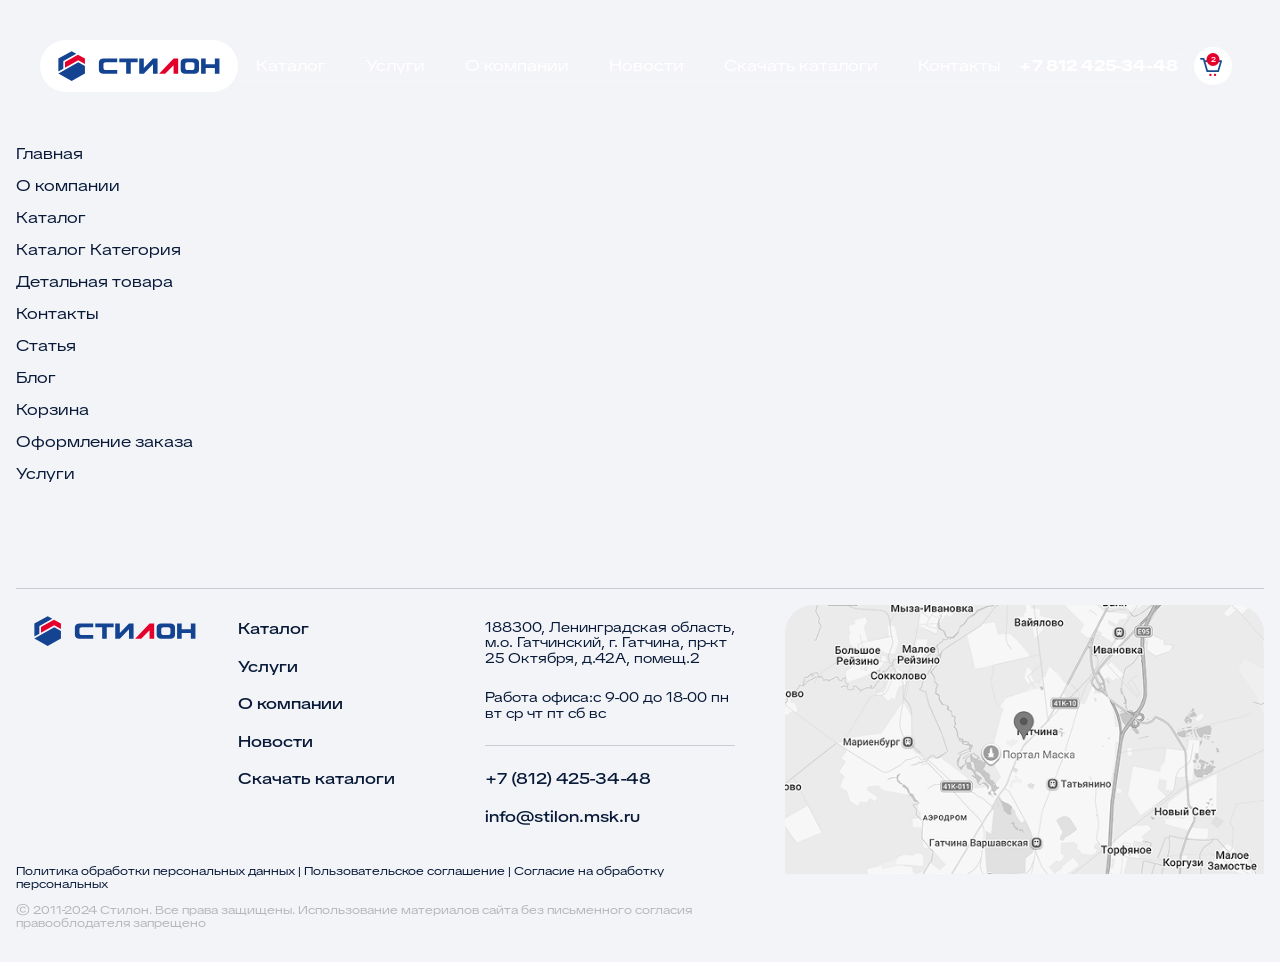
<file: index.html>
<!DOCTYPE html>
<html lang="ru">

<head>
    <meta charset="UTF-8">
    <meta name="viewport" content="width=device-width, initial-scale=1.0">
    <link rel="stylesheet" href="./scss/main.css">
    <title>Главная</title>
</head>

<body>
    <header class="header">
        <div class="container">
            <div class="header__wrapper">
                <div class="header__inner">
                    <a href="#" class="header__logo">
                        <img class="logo-primary" src="./img/logo.svg" alt="">
                        <img class="logo-white" src="./img/logo-white.svg" alt="">
                    </a>
                    <nav class="header__nav">
                        <ul class="header__nav-list">
                            <li class="header__nav-item">
                                <a href="#" class="header__nav-link">Каталог</a>
                            </li>
                            <li class="header__nav-item">
                                <a href="#" class="header__nav-link">Услуги</a>
                            </li>
                            <li class="header__nav-item">
                                <a href="#" class="header__nav-link">О компании</a>
                            </li>
                            <li class="header__nav-item">
                                <a href="#" class="header__nav-link">Новости</a>
                            </li>
                            <li class="header__nav-item">
                                <a href="#" class="header__nav-link">Скачать каталоги</a>
                            </li>
                            <li class="header__nav-item">
                                <a href="#" class="header__nav-link">Контакты</a>
                            </li>
                        </ul>
                    </nav>
                    <div class="header__action">
                        <a href="tel:+78124253448" class="header__tel">+7 812 425-34-48</a>
                        <a href="#" class="header__basket">
                            <span class="header__basket-icon">
                                <svg width="22" height="19" viewBox="0 0 22 19" fill="none"
                                    xmlns="http://www.w3.org/2000/svg">
                                    <path
                                        d="M21.8284 2.57417C21.6661 2.35757 21.4113 2.23008 21.1406 2.23008H4.95357L4.48164 0.617934C4.37443 0.251668 4.03855 0 3.6569 0H0.859375C0.384742 0 0 0.384742 0 0.859375C0 1.33401 0.384742 1.71875 0.859375 1.71875H3.01301C3.13852 2.14754 6.31288 12.9914 6.4411 13.4295C6.54831 13.7957 6.88424 14.0474 7.26585 14.0474H18.1845C18.5662 14.0474 18.902 13.7957 19.0093 13.4295L21.9654 3.33089C22.0414 3.07119 21.9906 2.79078 21.8284 2.57417ZM17.5407 12.3286H7.90973L5.45673 3.94883H19.9937L17.5407 12.3286Z"
                                        fill="#194B8E" />
                                    <path
                                        d="M10.4106 18.0469C11.0514 18.0469 11.5708 17.5275 11.5708 16.8867C11.5708 16.246 11.0514 15.7266 10.4106 15.7266C9.76991 15.7266 9.25049 16.246 9.25049 16.8867C9.25049 17.5275 9.76991 18.0469 10.4106 18.0469Z"
                                        fill="#E4002B" />
                                    <path
                                        d="M15.0396 18.0469C15.6803 18.0469 16.1997 17.5275 16.1997 16.8867C16.1997 16.246 15.6803 15.7266 15.0396 15.7266C14.3988 15.7266 13.8794 16.246 13.8794 16.8867C13.8794 17.5275 14.3988 18.0469 15.0396 18.0469Z"
                                        fill="#E4002B" />
                                </svg>
                            </span>
                            <span class="header__basket-counter">2</span>
                        </a>
                    </div>
                </div>
            </div>

        </div>
    </header>
    <main>

        <div class="container" style="padding-top: 120px;">
            <ul style="margin: 24px 0;">
                <li style="margin-bottom: 12px;">
                    <a href="home.html">Главная</a>
                </li>
                <li style="margin-bottom: 12px;">
                    <a href="about.html">О компании</a>
                </li>
                <li style="margin-bottom: 12px;">
                    <a href="catalog.html">Каталог</a>
                </li>
                <li style="margin-bottom: 12px;">
                    <a href="catalog-category.html">Каталог Категория</a>
                </li>
                <li style="margin-bottom: 12px;">
                    <a href="product-detailed.html">Детальная товара</a>
                </li>
                <li style="margin-bottom: 12px;">
                    <a href="contacts.html">Контакты</a>
                </li>
                <li style="margin-bottom: 12px;">
                    <a href="article.html">Статья</a>
                </li>
                <li style="margin-bottom: 12px;">
                    <a href="blog.html">Блог</a>
                </li>
                <li style="margin-bottom: 12px;">
                    <a href="cart.html">Корзина</a>
                </li>
                <li style="margin-bottom: 12px;">
                    <a href="order.html">Оформление заказа</a>
                </li>
                <li style="margin-bottom: 12px;">
                    <a href="services.html">Услуги</a>
                </li>
            </ul>
        </div>
    </main>
    <footer class="footer">
        <div class="container">
            <div class="footer__inner">
                <div class="footer__main">
                    <div class="footer__top">
                        <a href="#" class="footer__logo">
                            <img src="./img/logo.svg" alt="">
                        </a>
                        <nav class="footer__nav">
                            <a href="#" class="footer__nav-link">Каталог</a>
                            <a href="#" class="footer__nav-link">Услуги</a>
                            <a href="#" class="footer__nav-link">О компании</a>
                            <a href="#" class="footer__nav-link">Новости</a>
                            <a href="#" class="footer__nav-link">Скачать каталоги</a>
                        </nav>
                        <div class="footer__contacts">
                            <div class="footer__contacts-top">
                                <div class="footer__contacts-address">
                                    188300, Ленинградская область, м.о. Гатчинский,
                                    г. Гатчина, пр-кт 25 Октября, д.42А, помещ.2
                                </div>
                                <div class="footer__contacts-address">
                                    Работа офиса:с 9-00 до 18-00 пн вт ср чт пт сб вс
                                </div>
                            </div>
                            <div class="footer__contacts-links">
                                <a href="#" class="footer__contacts-link">+7 (812) 425-34-48</a>
                                <a href="#" class="footer__contacts-link">info@stilon.msk.ru</a>
                            </div>
                        </div>
                    </div>
                    <div class="footer__bottom">
                        <div class="footer__policy">
                            <a href="#">Политика обработки персональных данных |</a>
                            <a href="#">Пользовательское соглашение |</a>
                            <a href="#">Согласие на обработку персональных</a>
                        </div>
                        <div class="footer__copyright">
                            © 2011-2024 Стилон. Все права защищены. Использование материалов
                            сайта без письменного согласия правооблодателя запрещено
                        </div>
                    </div>
                </div>
                <div class="footer__map">
                    <img src="./img/map.png" alt="">
                </div>
            </div>
        </div>
    </footer>

    <script src="js/main.js"></script>
</body>

</html>
</file>
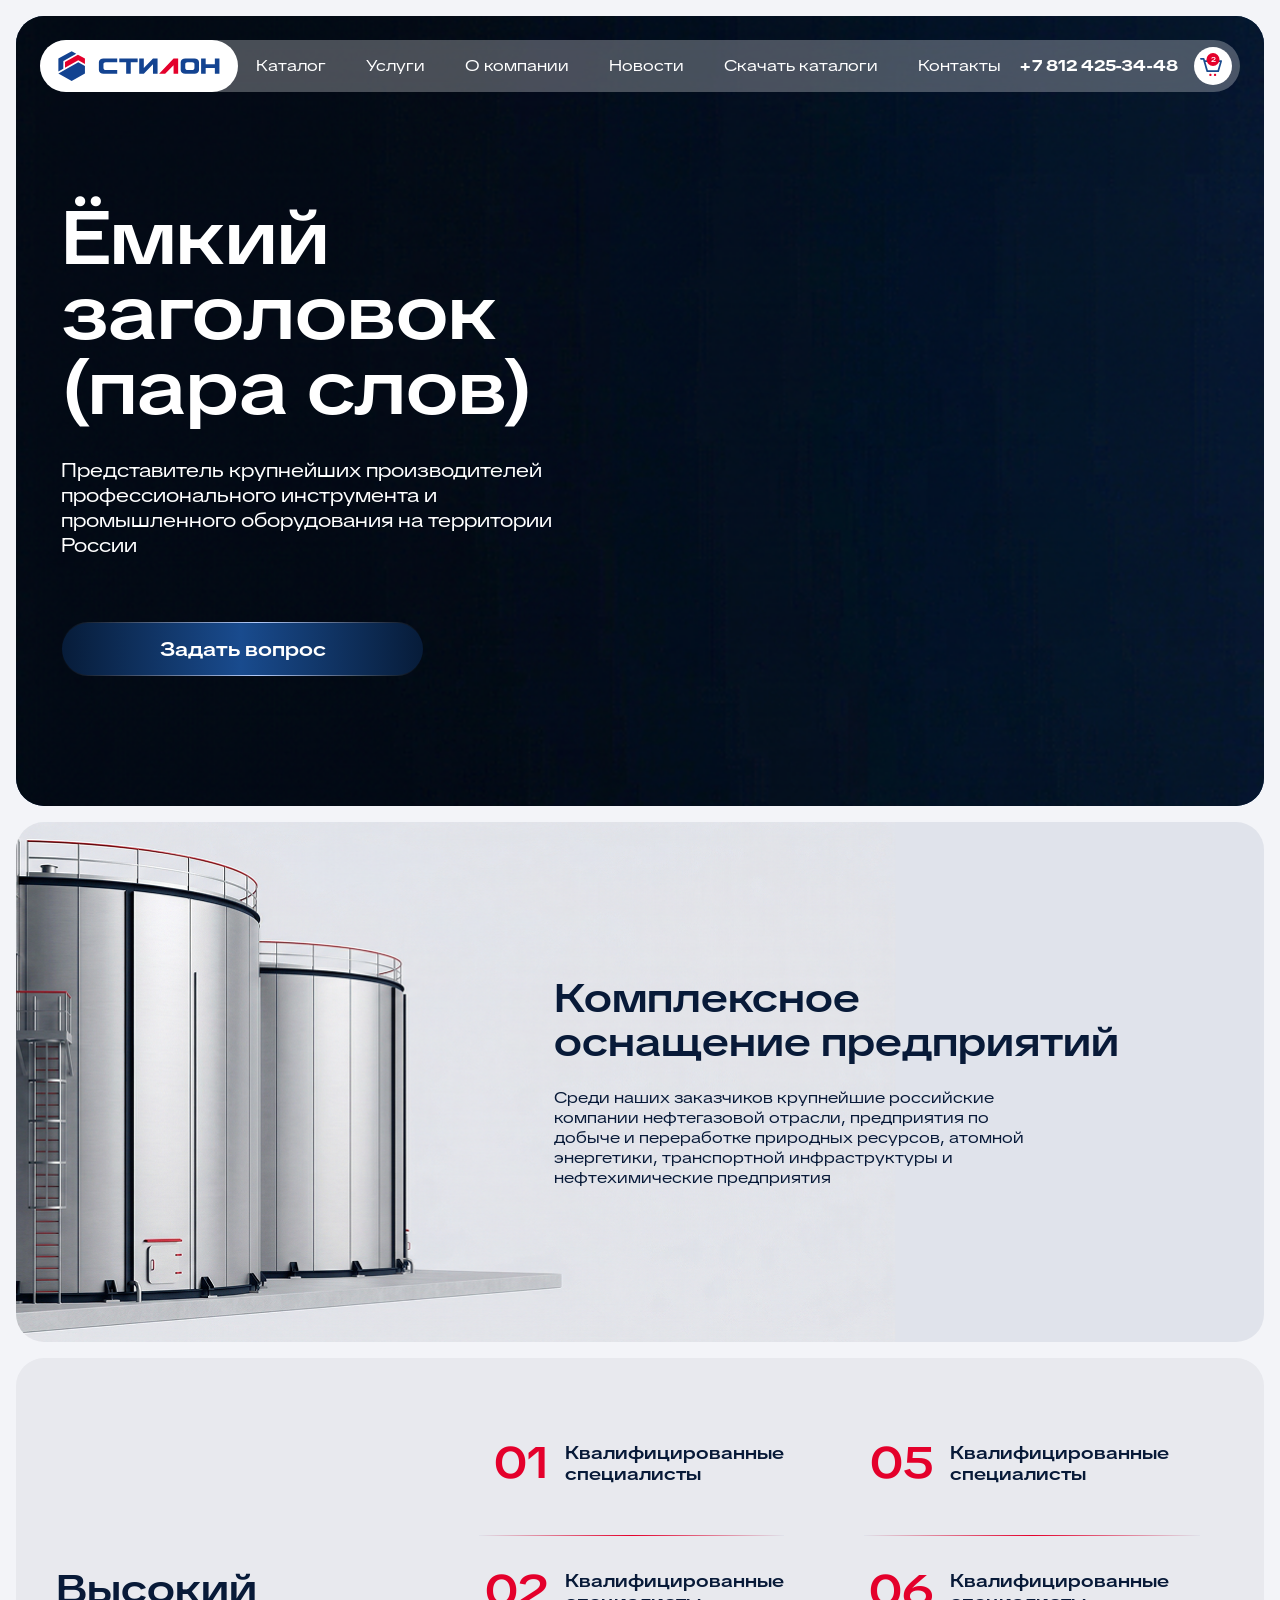
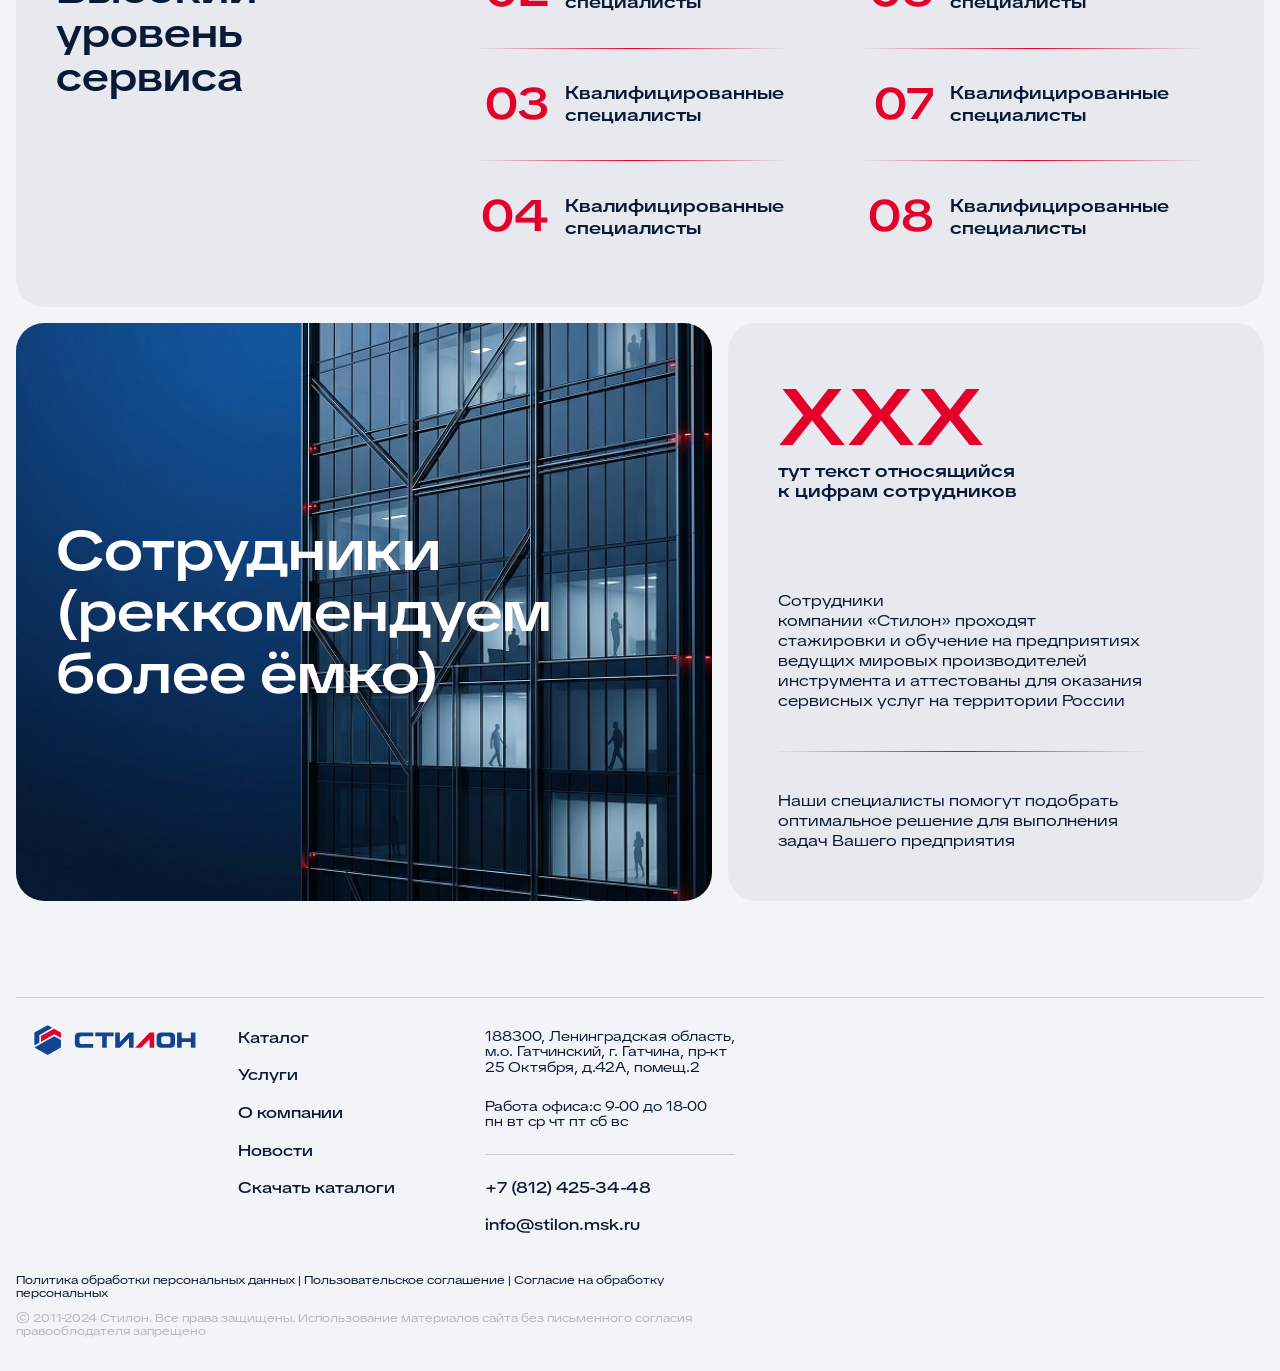
<file: about.html>
<!DOCTYPE html>
<html lang="ru">

<head>
    <meta charset="UTF-8">
    <meta name="viewport" content="width=device-width, initial-scale=1.0">
    <link rel="stylesheet" href="./scss/main.css">
    <title>О компании</title>
</head>

<body>
    <header class="header">
        <div class="container">
            <div class="header__wrapper">
                <div class="header__inner">
                    <a href="#" class="header__logo">
                        <img class="logo-primary" src="./img/logo.svg" alt="">
                        <img class="logo-white" src="./img/logo-white.svg" alt="">
                    </a>
                    <nav class="header__nav">
                        <ul class="header__nav-list">
                            <li class="header__nav-item">
                                <a href="#" class="header__nav-link line-link">Каталог</a>
                            </li>
                            <li class="header__nav-item">
                                <a href="#" class="header__nav-link line-link">Услуги</a>
                            </li>
                            <li class="header__nav-item">
                                <a href="#" class="header__nav-link line-link">О компании</a>
                            </li>
                            <li class="header__nav-item">
                                <a href="#" class="header__nav-link line-link">Новости</a>
                            </li>
                            <li class="header__nav-item">
                                <a href="#" class="header__nav-link line-link">Скачать каталоги</a>
                            </li>
                            <li class="header__nav-item">
                                <a href="#" class="header__nav-link line-link">Контакты</a>
                            </li>
                        </ul>
                    </nav>
                    <div class="header__action">
                        <a href="tel:+78124253448" class="header__tel line-link">+7 812 425-34-48</a>
                        <a href="#" class="header__basket">
                            <span class="header__basket-icon">
                                <svg width="22" height="19" viewBox="0 0 22 19" fill="none"
                                    xmlns="http://www.w3.org/2000/svg">
                                    <path
                                        d="M21.8284 2.57417C21.6661 2.35757 21.4113 2.23008 21.1406 2.23008H4.95357L4.48164 0.617934C4.37443 0.251668 4.03855 0 3.6569 0H0.859375C0.384742 0 0 0.384742 0 0.859375C0 1.33401 0.384742 1.71875 0.859375 1.71875H3.01301C3.13852 2.14754 6.31288 12.9914 6.4411 13.4295C6.54831 13.7957 6.88424 14.0474 7.26585 14.0474H18.1845C18.5662 14.0474 18.902 13.7957 19.0093 13.4295L21.9654 3.33089C22.0414 3.07119 21.9906 2.79078 21.8284 2.57417ZM17.5407 12.3286H7.90973L5.45673 3.94883H19.9937L17.5407 12.3286Z"
                                        fill="#194B8E" />
                                    <path
                                        d="M10.4106 18.0469C11.0514 18.0469 11.5708 17.5275 11.5708 16.8867C11.5708 16.246 11.0514 15.7266 10.4106 15.7266C9.76991 15.7266 9.25049 16.246 9.25049 16.8867C9.25049 17.5275 9.76991 18.0469 10.4106 18.0469Z"
                                        fill="#E4002B" />
                                    <path
                                        d="M15.0396 18.0469C15.6803 18.0469 16.1997 17.5275 16.1997 16.8867C16.1997 16.246 15.6803 15.7266 15.0396 15.7266C14.3988 15.7266 13.8794 16.246 13.8794 16.8867C13.8794 17.5275 14.3988 18.0469 15.0396 18.0469Z"
                                        fill="#E4002B" />
                                </svg>
                            </span>
                            <span class="header__basket-counter">2</span>
                        </a>
                        <button type="button" class="header__burger">
                            <img class="header__burger-default" src="./img/burger.svg" alt="">
                            <img class="header__burger-close" src="./img/burger-close.svg" alt="">
                        </button>
                    </div>
                </div>
            </div>

        </div>
    </header>
    <main>
        <section class="hero section">
            <div class="container">
                <div class="hero__inner">
                    <picture class="hero__img">
                        <source srcset="./img/about/hero-sm.png" media="(max-width: 767.98px)">
                        <img src="./img/about/hero.png" alt="">
                    </picture>
                    <h1 class="hero__title h1">Ёмкий <br> заголовок <br> (пара слов)</h1>
                    <div class="hero__desc">
                        Представитель крупнейших производителей профессионального инструмента и промышленного
                        оборудования на территории России
                    </div>
                    <a href="#" class="hero__btn btn">
                        <div class="btn__text">Задать вопрос</div>
                    </a>
                </div>
            </div>
        </section>
        <section class="about-info section">
            <div class="container">
                <div class="about-info__inner">
                    <div class="about-info__desc">
                        <h2 class="about-info__title h3">Комплексное оснащение предприятий</h2>
                        <div class="about-info__text">
                            Среди наших заказчиков крупнейшие российские компании нефтегазовой отрасли, предприятия по
                            добыче и переработке природных ресурсов, атомной энергетики, транспортной инфраструктуры и
                            нефтехимические предприятия
                        </div>
                    </div>
                </div>
            </div>
        </section>
        <section class="about-services section">
            <div class="container">
                <div class="about-services__inner">
                    <div class="about-services__head h3">Высокий уровень сервиса</div>
                    <div class="about-services__list">
                        <div class="about-services__col">
                            <div class="about-services__item">
                                <div class="about-services__item-num">01</div>
                                <div class="about-services__item-title">
                                    Квалифицированные специалисты
                                </div>
                            </div>
                            <div class="about-services__item">
                                <div class="about-services__item-num">02</div>
                                <div class="about-services__item-title">
                                    Квалифицированные специалисты
                                </div>
                            </div>
                            <div class="about-services__item">
                                <div class="about-services__item-num">03</div>
                                <div class="about-services__item-title">
                                    Квалифицированные специалисты
                                </div>
                            </div>
                            <div class="about-services__item">
                                <div class="about-services__item-num">04</div>
                                <div class="about-services__item-title">
                                    Квалифицированные специалисты
                                </div>
                            </div>
                        </div>
                        <div class="about-services__col">
                            <div class="about-services__item">
                                <div class="about-services__item-num">05</div>
                                <div class="about-services__item-title">
                                    Квалифицированные специалисты
                                </div>
                            </div>
                            <div class="about-services__item">
                                <div class="about-services__item-num">06</div>
                                <div class="about-services__item-title">
                                    Квалифицированные специалисты
                                </div>
                            </div>
                            <div class="about-services__item">
                                <div class="about-services__item-num">07</div>
                                <div class="about-services__item-title">
                                    Квалифицированные специалисты
                                </div>
                            </div>
                            <div class="about-services__item">
                                <div class="about-services__item-num">08</div>
                                <div class="about-services__item-title">
                                    Квалифицированные специалисты
                                </div>
                            </div>
                        </div>
                    </div>
                </div>
            </div>
        </section>
        <section class="about-employee section">
            <div class="container">
                <div class="about-employee__inner">
                    <div class="about-employee__bnr">
                        <picture class="about-employee__bnr-img">
                            <img src="./img/about/about-employee-bnr.png" alt="">
                        </picture>
                        <h2 class="about-employee__bnr-title h2">Сотрудники (реккомендуем более ёмко)</h2>
                    </div>
                    <div class="about-employee__info">
                        <div class="about-employee__head">
                            <span>ХХХ</span> тут текст относящийся к цифрам сотрудников
                        </div>
                        <div class="about-employee__desc">
                            Сотрудники компании «Стилон» проходят стажировки и обучение на предприятиях ведущих мировых
                            производителей инструмента и аттестованы для оказания сервисных услуг на территории России
                        </div>
                        <div class="about-employee__desc">
                            Наши специалисты помогут подобрать оптимальное решение для выполнения задач Вашего
                            предприятия
                        </div>
                    </div>
                </div>
            </div>
        </section>
    </main>
    <footer class="footer">
        <div class="container">
            <div class="footer__inner">
                <div class="footer__main">
                    <div class="footer__top">
                        <a href="#" class="footer__logo">
                            <img src="./img/logo.svg" alt="">
                        </a>
                        <nav class="footer__nav">
                            <a href="#" class="footer__nav-link line-link">Каталог</a>
                            <a href="#" class="footer__nav-link line-link">Услуги</a>
                            <a href="#" class="footer__nav-link line-link">О компании</a>
                            <a href="#" class="footer__nav-link line-link">Новости</a>
                            <a href="#" class="footer__nav-link line-link">Скачать каталоги</a>
                        </nav>
                        <div class="footer__contacts">
                            <div class="footer__contacts-top">
                                <div class="footer__contacts-address">
                                    188300, Ленинградская область, м.о. Гатчинский,
                                    г. Гатчина, пр-кт 25 Октября, д.42А, помещ.2
                                </div>
                                <div class="footer__contacts-address">
                                    Работа офиса:с 9-00 до 18-00 <br> пн вт ср чт пт сб вс
                                </div>
                            </div>
                            <div class="footer__contacts-links">
                                <a href="#" class="footer__contacts-link line-link">+7 (812) 425-34-48</a>
                                <a href="#" class="footer__contacts-link line-link">info@stilon.msk.ru</a>
                            </div>
                        </div>
                    </div>
                    <div class="footer__bottom">
                        <div class="footer__policy">
                            <a href="#" class="line-link">Политика обработки персональных данных |</a>
                            <a href="#" class="line-link">Пользовательское соглашение |</a>
                            <a href="#" class="line-link">Согласие на обработку персональных</a>
                        </div>
                        <div class="footer__copyright">
                            © 2011-2024 Стилон. Все права защищены. Использование материалов
                            сайта без письменного согласия правооблодателя запрещено
                        </div>
                    </div>
                </div>
                <div class="footer__map">
                    <iframe
                        src="https://yandex.ru/map-widget/v1/?um=constructor%3A3d150646aafa24e2a038e88ef0f537c2dd615debf483e47c94ade8879117e99b&amp;source=constructor"
                        width="100%" height="400" frameborder="0"></iframe>
                </div>
            </div>
        </div>
    </footer>

    <script src="js/main.js"></script>
</body>

</html>
</file>
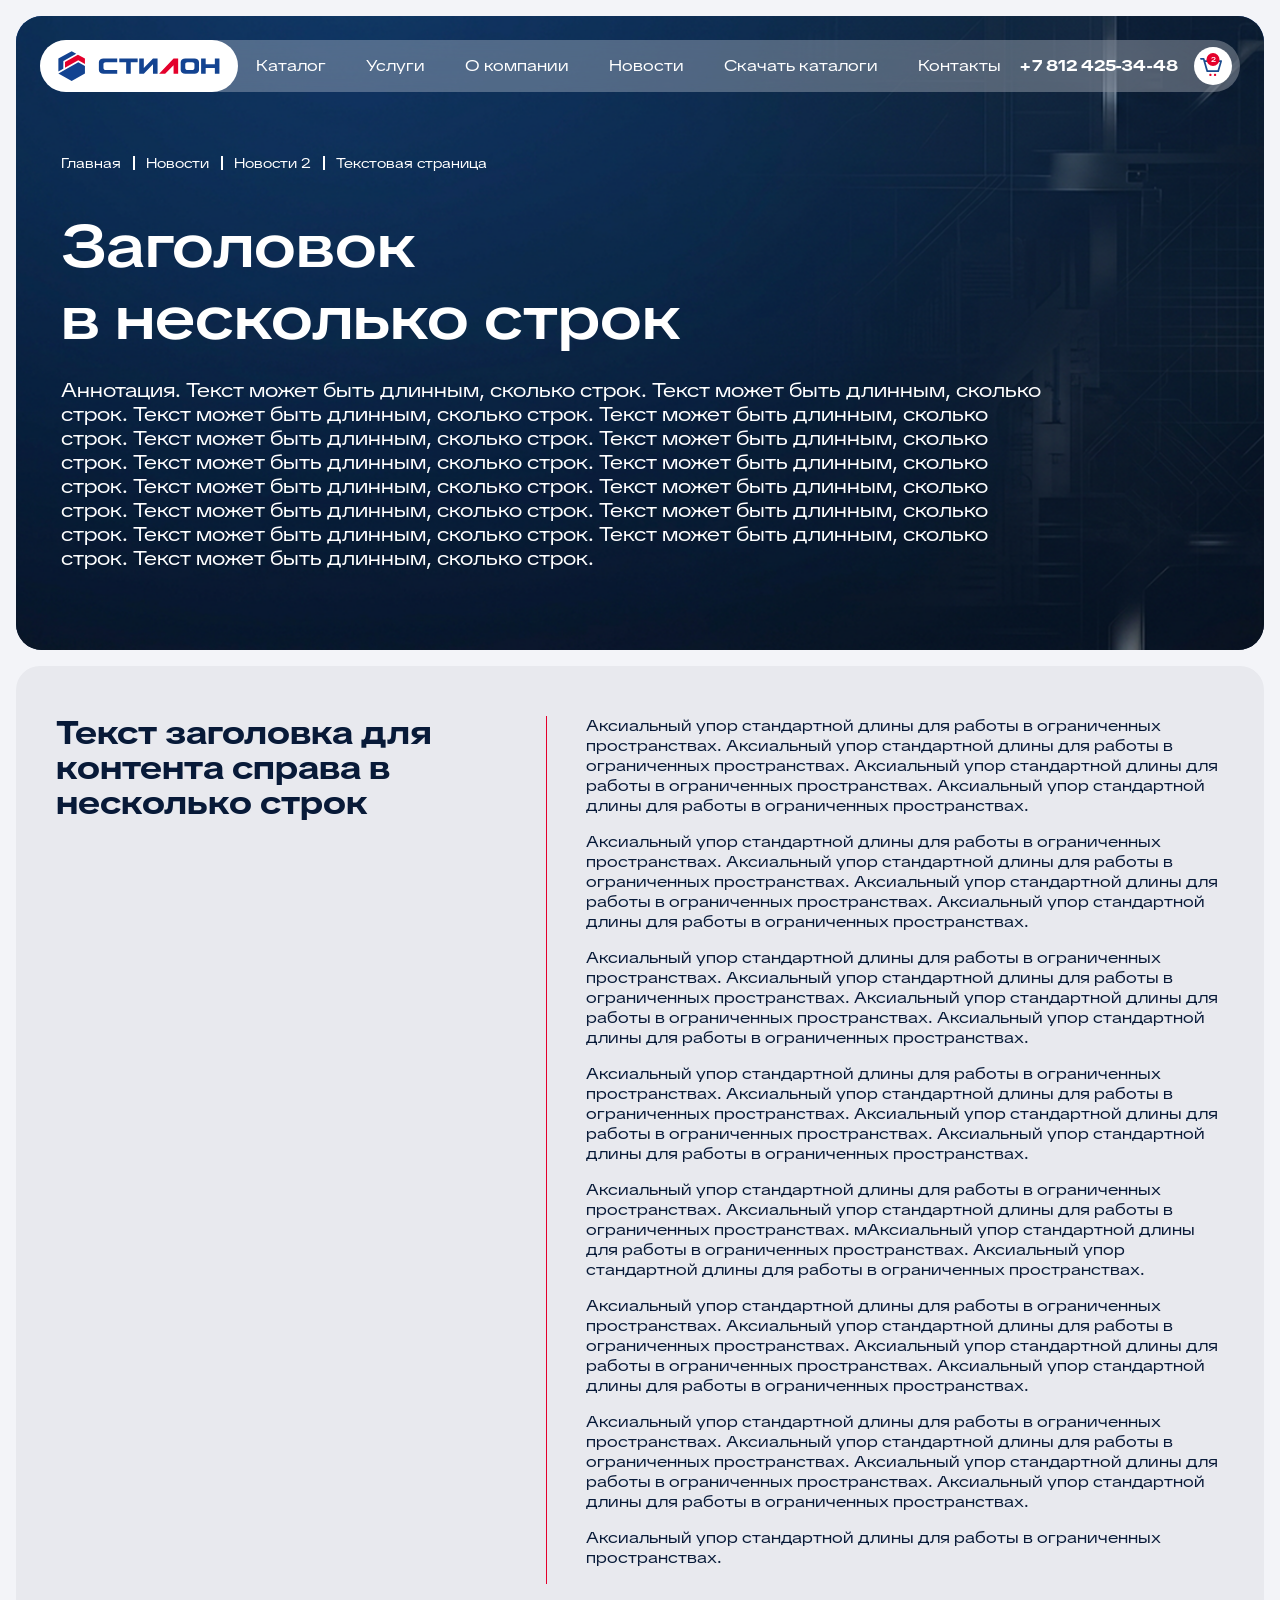
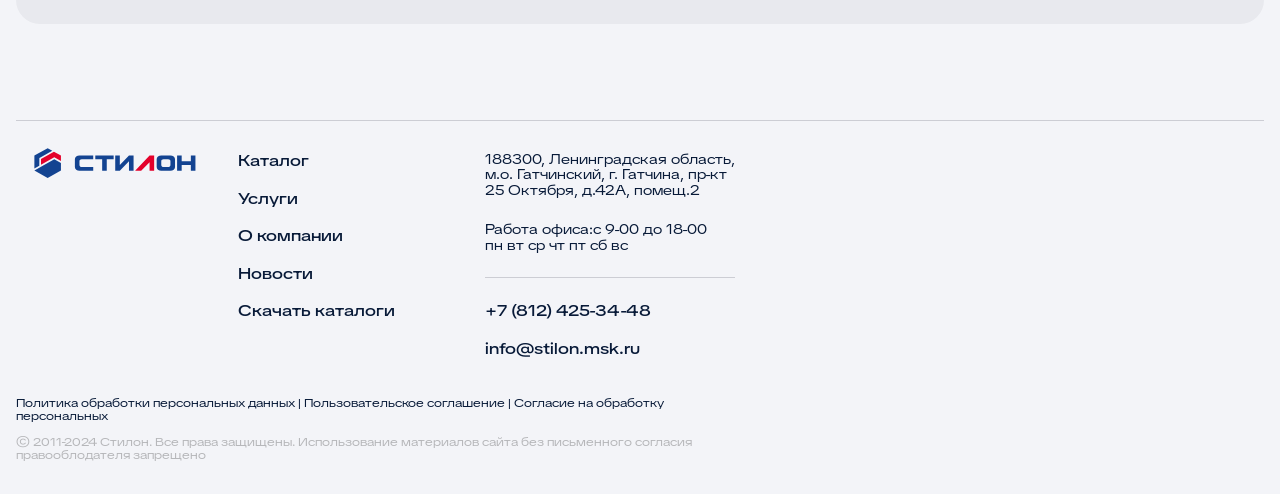
<file: article.html>
<!doctype html>
<html lang="ru">
  <head>
    <meta charset="UTF-8" />
    <meta name="viewport" content="width=device-width, initial-scale=1.0" />
    <link rel="stylesheet" href="./scss/main.css" />
    <title>Статья детальная</title>
  </head>

  <body>
    <header class="header">
      <div class="container">
        <div class="header__wrapper">
          <div class="header__inner">
            <a href="#" class="header__logo">
              <img class="logo-primary" src="./img/logo.svg" alt="" />
              <img class="logo-white" src="./img/logo-white.svg" alt="" />
            </a>
            <nav class="header__nav">
              <ul class="header__nav-list">
                <li class="header__nav-item">
                  <a href="#" class="header__nav-link line-link">Каталог</a>
                </li>
                <li class="header__nav-item">
                  <a href="#" class="header__nav-link line-link">Услуги</a>
                </li>
                <li class="header__nav-item">
                  <a href="#" class="header__nav-link line-link">О компании</a>
                </li>
                <li class="header__nav-item">
                  <a href="#" class="header__nav-link line-link">Новости</a>
                </li>
                <li class="header__nav-item">
                  <a href="#" class="header__nav-link line-link"
                    >Скачать каталоги</a
                  >
                </li>
                <li class="header__nav-item">
                  <a href="#" class="header__nav-link line-link">Контакты</a>
                </li>
              </ul>
            </nav>
            <div class="header__action">
              <a href="tel:+78124253448" class="header__tel line-link"
                >+7 812 425-34-48</a
              >
              <a href="#" class="header__basket">
                <span class="header__basket-icon">
                  <svg
                    width="22"
                    height="19"
                    viewBox="0 0 22 19"
                    fill="none"
                    xmlns="http://www.w3.org/2000/svg"
                  >
                    <path
                      d="M21.8284 2.57417C21.6661 2.35757 21.4113 2.23008 21.1406 2.23008H4.95357L4.48164 0.617934C4.37443 0.251668 4.03855 0 3.6569 0H0.859375C0.384742 0 0 0.384742 0 0.859375C0 1.33401 0.384742 1.71875 0.859375 1.71875H3.01301C3.13852 2.14754 6.31288 12.9914 6.4411 13.4295C6.54831 13.7957 6.88424 14.0474 7.26585 14.0474H18.1845C18.5662 14.0474 18.902 13.7957 19.0093 13.4295L21.9654 3.33089C22.0414 3.07119 21.9906 2.79078 21.8284 2.57417ZM17.5407 12.3286H7.90973L5.45673 3.94883H19.9937L17.5407 12.3286Z"
                      fill="#194B8E"
                    />
                    <path
                      d="M10.4106 18.0469C11.0514 18.0469 11.5708 17.5275 11.5708 16.8867C11.5708 16.246 11.0514 15.7266 10.4106 15.7266C9.76991 15.7266 9.25049 16.246 9.25049 16.8867C9.25049 17.5275 9.76991 18.0469 10.4106 18.0469Z"
                      fill="#E4002B"
                    />
                    <path
                      d="M15.0396 18.0469C15.6803 18.0469 16.1997 17.5275 16.1997 16.8867C16.1997 16.246 15.6803 15.7266 15.0396 15.7266C14.3988 15.7266 13.8794 16.246 13.8794 16.8867C13.8794 17.5275 14.3988 18.0469 15.0396 18.0469Z"
                      fill="#E4002B"
                    />
                  </svg>
                </span>
                <span class="header__basket-counter">2</span>
              </a>
              <button type="button" class="header__burger">
                <img
                  class="header__burger-default"
                  src="./img/burger.svg"
                  alt=""
                />
                <img
                  class="header__burger-close"
                  src="./img/burger-close.svg"
                  alt=""
                />
              </button>
            </div>
          </div>
        </div>
      </div>
    </header>
    <main>
      <section class="hero-page-header section">
        <div class="container">
          <div class="hero-page-header__inner">
            <div class="hero-page-header__breadcrumbs breadcrumbs">
              <ul class="breadcrumbs__list">
                <li class="breadcrumbs__item">
                  <a href="#" class="breadcrumbs__link">Главная</a>
                </li>
                <li class="breadcrumbs__item">
                  <a href="#" class="breadcrumbs__link">Новости</a>
                </li>
                <li class="breadcrumbs__item">
                  <a href="#" class="breadcrumbs__link">Новости 2</a>
                </li>
                <li class="breadcrumbs__item">
                  <a href="#" class="breadcrumbs__link">Текстовая страница</a>
                </li>
              </ul>
            </div>
            <h1 class="hero-page-header__title">Заголовок <br> в&nbsp;несколько строк</h1>
            <div class="hero-page-header__desc">
                Аннотация. Текст может быть длинным, сколько строк. Текст может быть длинным, сколько строк. 
                Текст может быть длинным, сколько строк. Текст может быть длинным, сколько строк. Текст может 
                быть длинным, сколько строк. Текст может быть длинным, сколько строк. Текст может быть длинным, 
                сколько строк. Текст может быть длинным, сколько строк. Текст может быть длинным, сколько строк. 
                Текст может быть длинным, сколько строк. Текст может быть длинным, сколько строк. Текст может 
                быть длинным, сколько строк. Текст может быть длинным, сколько строк. Текст может быть длинным, 
                сколько строк. Текст может быть длинным, сколько строк.
            </div>
            <picture class="hero-page-header__bg">
                <img src="./img/article/hero-bg.png" alt="">
            </picture>
          </div>
        </div>
      </section>
      <section class="article section">
        <div class="container">
          <div class="article__inner">
            <div class="article__head">
              <h1 class="article__title">
                Текст заголовка для контента справа в несколько строк
              </h1>
            </div>
            <div class="article__desc">
                <p>Аксиальный упор стандартной длины для работы в ограниченных
                пространствах. Аксиальный упор стандартной длины для работы в
                ограниченных пространствах. Аксиальный упор стандартной длины
                для работы в ограниченных пространствах. Аксиальный упор
                стандартной длины для работы в ограниченных пространствах.</p>
                <p>Аксиальный упор стандартной длины для работы в ограниченных
                пространствах. Аксиальный упор стандартной длины для работы в
                ограниченных пространствах. Аксиальный упор стандартной длины
                для работы в ограниченных пространствах. Аксиальный упор
                стандартной длины для работы в ограниченных пространствах.</p>
                <p>Аксиальный упор стандартной длины для работы в ограниченных
                пространствах. Аксиальный упор стандартной длины для работы в
                ограниченных пространствах. Аксиальный упор стандартной длины
                для работы в ограниченных пространствах. Аксиальный упор
                стандартной длины для работы в ограниченных пространствах.</p>
                <p>Аксиальный упор стандартной длины для работы в ограниченных
                пространствах. Аксиальный упор стандартной длины для работы в
                ограниченных пространствах. Аксиальный упор стандартной длины
                для работы в ограниченных пространствах. Аксиальный упор
                стандартной длины для работы в ограниченных пространствах.</p>
                <p>Аксиальный упор стандартной длины для работы в ограниченных
                пространствах. Аксиальный упор стандартной длины для работы в
                ограниченных пространствах. мАксиальный упор стандартной длины
                для работы в ограниченных пространствах. Аксиальный упор
                стандартной длины для работы в ограниченных пространствах.</p>
                <p>Аксиальный упор стандартной длины для работы в ограниченных
                пространствах. Аксиальный упор стандартной длины для работы в
                ограниченных пространствах. Аксиальный упор стандартной длины
                для работы в ограниченных пространствах. Аксиальный упор
                стандартной длины для работы в ограниченных пространствах.</p>
                <p>Аксиальный упор стандартной длины для работы в ограниченных
                пространствах. Аксиальный упор стандартной длины для работы в
                ограниченных пространствах. Аксиальный упор стандартной длины
                для работы в ограниченных пространствах. Аксиальный упор
                стандартной длины для работы в ограниченных пространствах.</p>
                <p>Аксиальный упор стандартной длины для работы в ограниченных
                пространствах.</p>
              </p>
            </div>
          </div>
        </div>
      </section>
    </main>
    <footer class="footer">
      <div class="container">
        <div class="footer__inner">
          <div class="footer__main">
            <div class="footer__top">
              <a href="#" class="footer__logo">
                <img src="./img/logo.svg" alt="" />
              </a>
              <nav class="footer__nav">
                <a href="#" class="footer__nav-link line-link">Каталог</a>
                <a href="#" class="footer__nav-link line-link">Услуги</a>
                <a href="#" class="footer__nav-link line-link">О компании</a>
                <a href="#" class="footer__nav-link line-link">Новости</a>
                <a href="#" class="footer__nav-link line-link"
                  >Скачать каталоги</a
                >
              </nav>
              <div class="footer__contacts">
                <div class="footer__contacts-top">
                  <div class="footer__contacts-address">
                    188300, Ленинградская область, м.о. Гатчинский, г. Гатчина,
                    пр-кт 25 Октября, д.42А, помещ.2
                  </div>
                  <div class="footer__contacts-address">
                    Работа офиса:с 9-00 до 18-00 <br />
                    пн вт ср чт пт сб вс
                  </div>
                </div>
                <div class="footer__contacts-links">
                  <a href="#" class="footer__contacts-link line-link"
                    >+7 (812) 425-34-48</a
                  >
                  <a href="#" class="footer__contacts-link line-link"
                    >info@stilon.msk.ru</a
                  >
                </div>
              </div>
            </div>
            <div class="footer__bottom">
              <div class="footer__policy">
                <a href="#" class="line-link"
                  >Политика обработки персональных данных |</a
                >
                <a href="#" class="line-link">Пользовательское соглашение |</a>
                <a href="#" class="line-link"
                  >Согласие на обработку персональных</a
                >
              </div>
              <div class="footer__copyright">
                © 2011-2024 Стилон. Все права защищены. Использование материалов
                сайта без письменного согласия правооблодателя запрещено
              </div>
            </div>
          </div>
          <div class="footer__map">
            <iframe
              src="https://yandex.ru/map-widget/v1/?um=constructor%3A3d150646aafa24e2a038e88ef0f537c2dd615debf483e47c94ade8879117e99b&amp;source=constructor"
              width="100%"
              height="400"
              frameborder="0"
            ></iframe>
          </div>
        </div>
      </div>
    </footer>

    <script src="js/main.js"></script>
  </body>
</html>
</file>
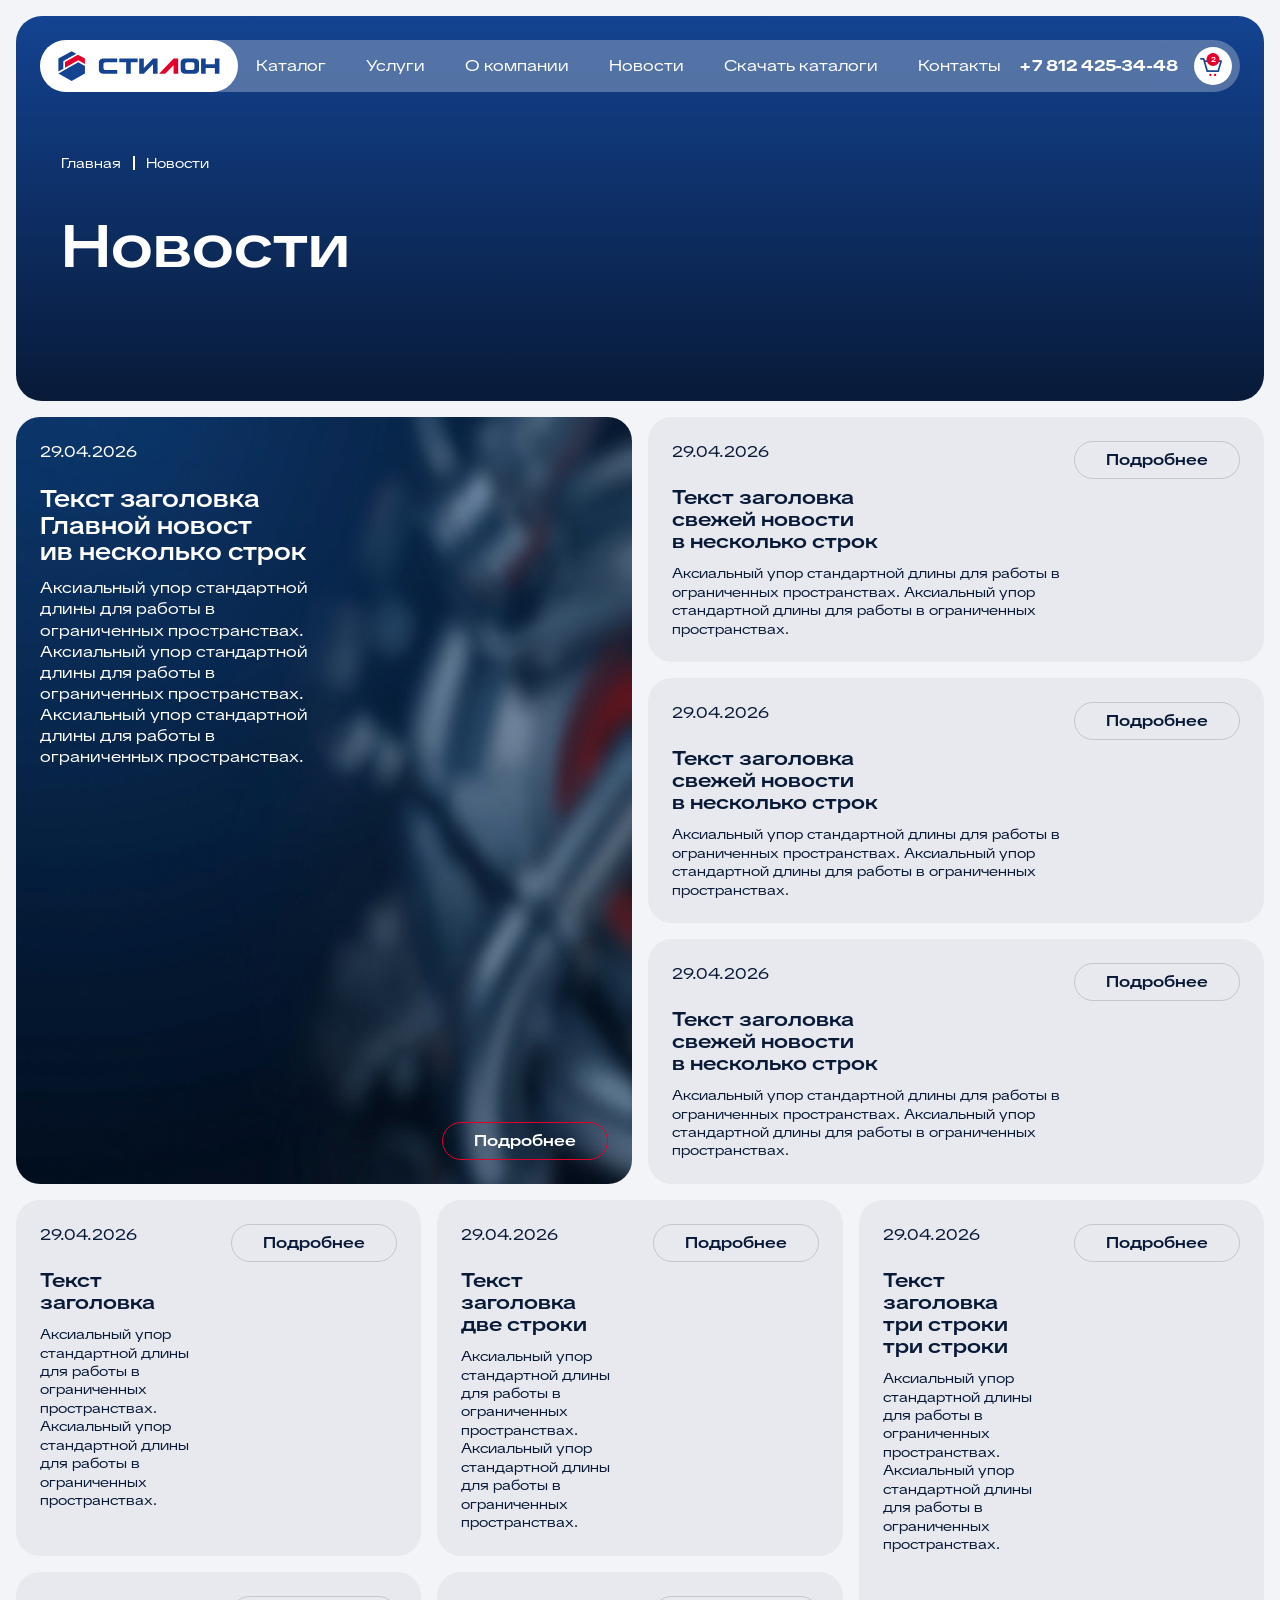
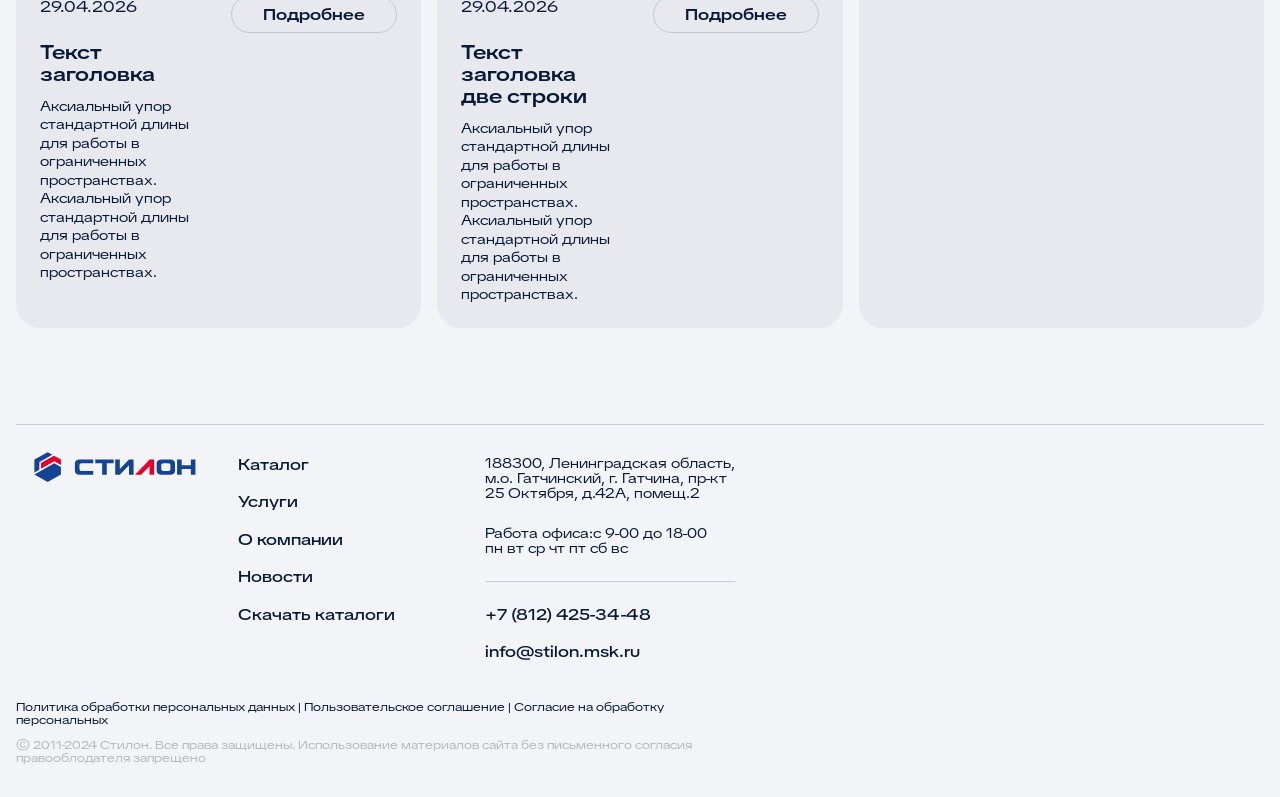
<file: blog.html>
<!DOCTYPE html>
<html lang="ru">

<head>
    <meta charset="UTF-8">
    <meta name="viewport" content="width=device-width, initial-scale=1.0">
    <link rel="stylesheet" href="./scss/main.css">
    <title>Блог</title>
</head>

<body>
    <header class="header">
        <div class="container">
            <div class="header__wrapper">
                <div class="header__inner">
                    <a href="#" class="header__logo">
                        <img class="logo-primary" src="./img/logo.svg" alt="">
                        <img class="logo-white" src="./img/logo-white.svg" alt="">
                    </a>
                    <nav class="header__nav">
                        <ul class="header__nav-list">
                            <li class="header__nav-item">
                                <a href="#" class="header__nav-link line-link">Каталог</a>
                            </li>
                            <li class="header__nav-item">
                                <a href="#" class="header__nav-link line-link">Услуги</a>
                            </li>
                            <li class="header__nav-item">
                                <a href="#" class="header__nav-link line-link">О компании</a>
                            </li>
                            <li class="header__nav-item">
                                <a href="#" class="header__nav-link line-link">Новости</a>
                            </li>
                            <li class="header__nav-item">
                                <a href="#" class="header__nav-link line-link">Скачать каталоги</a>
                            </li>
                            <li class="header__nav-item">
                                <a href="#" class="header__nav-link line-link">Контакты</a>
                            </li>
                        </ul>
                    </nav>
                    <div class="header__action">
                        <a href="tel:+78124253448" class="header__tel line-link">+7 812 425-34-48</a>
                        <a href="#" class="header__basket">
                            <span class="header__basket-icon">
                                <svg width="22" height="19" viewBox="0 0 22 19" fill="none"
                                    xmlns="http://www.w3.org/2000/svg">
                                    <path
                                        d="M21.8284 2.57417C21.6661 2.35757 21.4113 2.23008 21.1406 2.23008H4.95357L4.48164 0.617934C4.37443 0.251668 4.03855 0 3.6569 0H0.859375C0.384742 0 0 0.384742 0 0.859375C0 1.33401 0.384742 1.71875 0.859375 1.71875H3.01301C3.13852 2.14754 6.31288 12.9914 6.4411 13.4295C6.54831 13.7957 6.88424 14.0474 7.26585 14.0474H18.1845C18.5662 14.0474 18.902 13.7957 19.0093 13.4295L21.9654 3.33089C22.0414 3.07119 21.9906 2.79078 21.8284 2.57417ZM17.5407 12.3286H7.90973L5.45673 3.94883H19.9937L17.5407 12.3286Z"
                                        fill="#194B8E" />
                                    <path
                                        d="M10.4106 18.0469C11.0514 18.0469 11.5708 17.5275 11.5708 16.8867C11.5708 16.246 11.0514 15.7266 10.4106 15.7266C9.76991 15.7266 9.25049 16.246 9.25049 16.8867C9.25049 17.5275 9.76991 18.0469 10.4106 18.0469Z"
                                        fill="#E4002B" />
                                    <path
                                        d="M15.0396 18.0469C15.6803 18.0469 16.1997 17.5275 16.1997 16.8867C16.1997 16.246 15.6803 15.7266 15.0396 15.7266C14.3988 15.7266 13.8794 16.246 13.8794 16.8867C13.8794 17.5275 14.3988 18.0469 15.0396 18.0469Z"
                                        fill="#E4002B" />
                                </svg>
                            </span>
                            <span class="header__basket-counter">2</span>
                        </a>
                        <button type="button" class="header__burger">
                            <img class="header__burger-default" src="./img/burger.svg" alt="">
                            <img class="header__burger-close" src="./img/burger-close.svg" alt="">
                        </button>
                    </div>
                </div>
            </div>

        </div>
    </header>
    <main>
        <section class="hero-page-header section">
            <div class="container">
                <div class="hero-page-header__inner">
                    <div class="hero-page-header__breadcrumbs breadcrumbs">
                        <ul class="breadcrumbs__list">
                            <li class="breadcrumbs__item">
                                <a href="#" class="breadcrumbs__link">Главная</a>
                            </li>
                            <li class="breadcrumbs__item">
                                <a href="#" class="breadcrumbs__link">Новости</a>
                            </li>
                        </ul>
                    </div>
                    <h1 class="hero-page-header__title">Новости</h1>
                </div>
            </div>
        </section>
        <section class="blog section">
            <div class="container">
                <div class="blog__articles">
                    <div class="blog-main-article">
                        <picture class="blog-main-article__bg">
                            <img src="./img/blog/blog-main.png" alt="">
                        </picture>
                        <div class="blog-main-article__date">29.04.2026</div>
                        <div class="blog-main-article__title">
                            Текст заголовка <br> Главной новост <br> ив несколько строк
                        </div>
                        <div class="blog-main-article__desc">
                            Аксиальный упор стандартной длины для работы в ограниченных пространствах. Аксиальный упор
                            стандартной длины для работы в ограниченных пространствах. Аксиальный упор стандартной длины
                            для работы в ограниченных пространствах.
                        </div>
                        <a href="#" class="blog-main-article__btn">Подробнее</a>
                    </div>
                    <div class="blog-article blog-article--span-3">
                        <div class="blog-article__info">
                            <div class="blog-article__date">29.04.2026</div>
                            <div class="blog-article__title">Текст заголовка <br> свежей новости <br> в несколько строк
                            </div>
                            <div class="blog-article__desc">
                                Аксиальный упор стандартной длины для работы в ограниченных пространствах. Аксиальный
                                упор стандартной длины для работы в ограниченных пространствах.
                            </div>
                        </div>
                        <a href="#" class="blog-article__btn">Подробнее</a>
                    </div>
                    <div class="blog-article blog-article--span-3">
                        <div class="blog-article__info">
                            <div class="blog-article__date">29.04.2026</div>
                            <div class="blog-article__title">Текст заголовка <br> свежей новости <br> в несколько строк
                            </div>
                            <div class="blog-article__desc">
                                Аксиальный упор стандартной длины для работы в ограниченных пространствах. Аксиальный
                                упор стандартной длины для работы в ограниченных пространствах.
                            </div>
                        </div>
                        <a href="#" class="blog-article__btn">Подробнее</a>
                    </div>
                    <div class="blog-article blog-article--span-3">
                        <div class="blog-article__info">
                            <div class="blog-article__date">29.04.2026</div>
                            <div class="blog-article__title">Текст заголовка <br> свежей новости <br> в несколько строк
                            </div>
                            <div class="blog-article__desc">
                                Аксиальный упор стандартной длины для работы в ограниченных пространствах. Аксиальный
                                упор стандартной длины для работы в ограниченных пространствах.
                            </div>
                        </div>
                        <a href="#" class="blog-article__btn">Подробнее</a>
                    </div>
                    <div class="blog-article">
                        <div class="blog-article__info">
                            <div class="blog-article__date">29.04.2026</div>
                            <div class="blog-article__title">Текст заголовка </div>
                            <div class="blog-article__desc">
                                Аксиальный упор стандартной длины для работы в ограниченных пространствах. Аксиальный
                                упор стандартной длины для работы в ограниченных пространствах.
                            </div>
                        </div>
                        <a href="#" class="blog-article__btn">Подробнее</a>
                    </div>
                    <div class="blog-article">
                        <div class="blog-article__info">
                            <div class="blog-article__date">29.04.2026</div>
                            <div class="blog-article__title">Текст заголовка <br> две строки</div>
                            <div class="blog-article__desc">
                                Аксиальный упор стандартной длины для работы в ограниченных пространствах. Аксиальный
                                упор стандартной длины для работы в ограниченных пространствах.
                            </div>
                        </div>
                        <a href="#" class="blog-article__btn">Подробнее</a>
                    </div>
                    <div class="blog-article blog-article--row-2">
                        <div class="blog-article__info">
                            <div class="blog-article__date">29.04.2026</div>
                            <div class="blog-article__title">Текст заголовка <br> три строки <br> три строки</div>
                            <div class="blog-article__desc">
                                Аксиальный упор стандартной длины для работы в ограниченных пространствах. Аксиальный
                                упор стандартной длины для работы в ограниченных пространствах.
                            </div>
                        </div>
                        <a href="#" class="blog-article__btn">Подробнее</a>
                    </div>
                                        <div class="blog-article">
                        <div class="blog-article__info">
                            <div class="blog-article__date">29.04.2026</div>
                            <div class="blog-article__title">Текст заголовка </div>
                            <div class="blog-article__desc">
                                Аксиальный упор стандартной длины для работы в ограниченных пространствах. Аксиальный
                                упор стандартной длины для работы в ограниченных пространствах.
                            </div>
                        </div>
                        <a href="#" class="blog-article__btn">Подробнее</a>
                    </div>
                    <div class="blog-article">
                        <div class="blog-article__info">
                            <div class="blog-article__date">29.04.2026</div>
                            <div class="blog-article__title">Текст заголовка <br> две строки</div>
                            <div class="blog-article__desc">
                                Аксиальный упор стандартной длины для работы в ограниченных пространствах. Аксиальный
                                упор стандартной длины для работы в ограниченных пространствах.
                            </div>
                        </div>
                        <a href="#" class="blog-article__btn">Подробнее</a>
                    </div>
                </div>
            </div>
        </section>

    </main>
    <footer class="footer">
        <div class="container">
            <div class="footer__inner">
                <div class="footer__main">
                    <div class="footer__top">
                        <a href="#" class="footer__logo">
                            <img src="./img/logo.svg" alt="">
                        </a>
                        <nav class="footer__nav">
                            <a href="#" class="footer__nav-link line-link">Каталог</a>
                            <a href="#" class="footer__nav-link line-link">Услуги</a>
                            <a href="#" class="footer__nav-link line-link">О компании</a>
                            <a href="#" class="footer__nav-link line-link">Новости</a>
                            <a href="#" class="footer__nav-link line-link">Скачать каталоги</a>
                        </nav>
                        <div class="footer__contacts">
                            <div class="footer__contacts-top">
                                <div class="footer__contacts-address">
                                    188300, Ленинградская область, м.о. Гатчинский,
                                    г. Гатчина, пр-кт 25 Октября, д.42А, помещ.2
                                </div>
                                <div class="footer__contacts-address">
                                    Работа офиса:с 9-00 до 18-00 <br> пн вт ср чт пт сб вс
                                </div>
                            </div>
                            <div class="footer__contacts-links">
                                <a href="#" class="footer__contacts-link line-link">+7 (812) 425-34-48</a>
                                <a href="#" class="footer__contacts-link line-link">info@stilon.msk.ru</a>
                            </div>
                        </div>
                    </div>
                    <div class="footer__bottom">
                        <div class="footer__policy">
                            <a href="#" class="line-link">Политика обработки персональных данных |</a>
                            <a href="#" class="line-link">Пользовательское соглашение |</a>
                            <a href="#" class="line-link">Согласие на обработку персональных</a>
                        </div>
                        <div class="footer__copyright">
                            © 2011-2024 Стилон. Все права защищены. Использование материалов
                            сайта без письменного согласия правооблодателя запрещено
                        </div>
                    </div>
                </div>
                <div class="footer__map">
                    <iframe
                        src="https://yandex.ru/map-widget/v1/?um=constructor%3A3d150646aafa24e2a038e88ef0f537c2dd615debf483e47c94ade8879117e99b&amp;source=constructor"
                        width="100%" height="400" frameborder="0"></iframe>
                </div>
            </div>
        </div>
    </footer>

    <script src="js/main.js"></script>
</body>

</html>
</file>
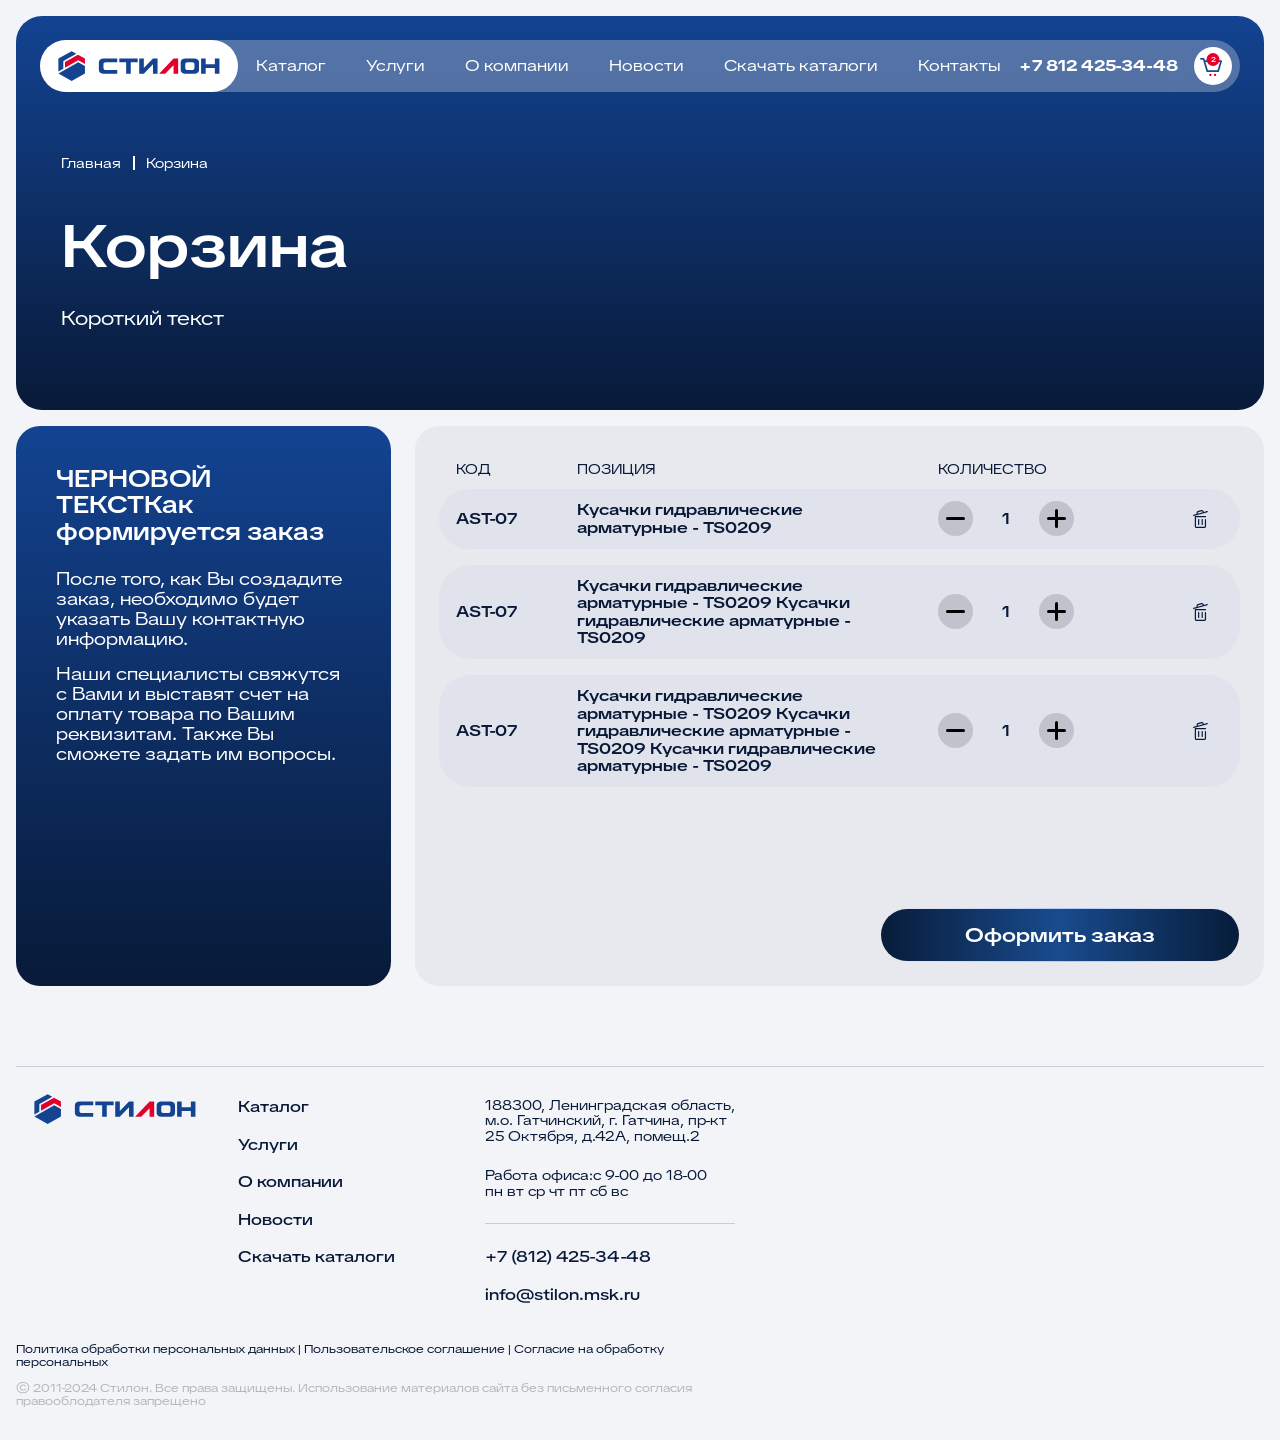
<file: cart.html>
<!DOCTYPE html>
<html lang="ru">

<head>
    <meta charset="UTF-8">
    <meta name="viewport" content="width=device-width, initial-scale=1.0">
    <link rel="stylesheet" href="./scss/main.css">
    <title>Корзина</title>
</head>

<body>
    <header class="header">
        <div class="container">
            <div class="header__wrapper">
                <div class="header__inner">
                    <a href="#" class="header__logo">
                        <img class="logo-primary" src="./img/logo.svg" alt="">
                        <img class="logo-white" src="./img/logo-white.svg" alt="">
                    </a>
                    <nav class="header__nav">
                        <ul class="header__nav-list">
                            <li class="header__nav-item">
                                <a href="#" class="header__nav-link line-link">Каталог</a>
                            </li>
                            <li class="header__nav-item">
                                <a href="#" class="header__nav-link line-link">Услуги</a>
                            </li>
                            <li class="header__nav-item">
                                <a href="#" class="header__nav-link line-link">О компании</a>
                            </li>
                            <li class="header__nav-item">
                                <a href="#" class="header__nav-link line-link">Новости</a>
                            </li>
                            <li class="header__nav-item">
                                <a href="#" class="header__nav-link line-link">Скачать каталоги</a>
                            </li>
                            <li class="header__nav-item">
                                <a href="#" class="header__nav-link line-link">Контакты</a>
                            </li>
                        </ul>
                    </nav>
                    <div class="header__action">
                        <a href="tel:+78124253448" class="header__tel line-link">+7 812 425-34-48</a>
                        <a href="#" class="header__basket">
                            <span class="header__basket-icon">
                                <svg width="22" height="19" viewBox="0 0 22 19" fill="none"
                                    xmlns="http://www.w3.org/2000/svg">
                                    <path
                                        d="M21.8284 2.57417C21.6661 2.35757 21.4113 2.23008 21.1406 2.23008H4.95357L4.48164 0.617934C4.37443 0.251668 4.03855 0 3.6569 0H0.859375C0.384742 0 0 0.384742 0 0.859375C0 1.33401 0.384742 1.71875 0.859375 1.71875H3.01301C3.13852 2.14754 6.31288 12.9914 6.4411 13.4295C6.54831 13.7957 6.88424 14.0474 7.26585 14.0474H18.1845C18.5662 14.0474 18.902 13.7957 19.0093 13.4295L21.9654 3.33089C22.0414 3.07119 21.9906 2.79078 21.8284 2.57417ZM17.5407 12.3286H7.90973L5.45673 3.94883H19.9937L17.5407 12.3286Z"
                                        fill="#194B8E" />
                                    <path
                                        d="M10.4106 18.0469C11.0514 18.0469 11.5708 17.5275 11.5708 16.8867C11.5708 16.246 11.0514 15.7266 10.4106 15.7266C9.76991 15.7266 9.25049 16.246 9.25049 16.8867C9.25049 17.5275 9.76991 18.0469 10.4106 18.0469Z"
                                        fill="#E4002B" />
                                    <path
                                        d="M15.0396 18.0469C15.6803 18.0469 16.1997 17.5275 16.1997 16.8867C16.1997 16.246 15.6803 15.7266 15.0396 15.7266C14.3988 15.7266 13.8794 16.246 13.8794 16.8867C13.8794 17.5275 14.3988 18.0469 15.0396 18.0469Z"
                                        fill="#E4002B" />
                                </svg>
                            </span>
                            <span class="header__basket-counter">2</span>
                        </a>
                        <button type="button" class="header__burger">
                            <img class="header__burger-default" src="./img/burger.svg" alt="">
                            <img class="header__burger-close" src="./img/burger-close.svg" alt="">
                        </button>
                    </div>
                </div>
            </div>

        </div>
    </header>
    <main>
        <section class="hero-page-header section">
            <div class="container">
                <div class="hero-page-header__inner">
                    <div class="hero-page-header__breadcrumbs breadcrumbs">
                        <ul class="breadcrumbs__list">
                            <li class="breadcrumbs__item">
                                <a href="#" class="breadcrumbs__link">Главная</a>
                            </li>
                            <li class="breadcrumbs__item">
                                <a href="#" class="breadcrumbs__link">Корзина</a>
                            </li>
                        </ul>
                    </div>
                    <h1 class="hero-page-header__title">Корзина</h1>
                    <div class="hero-page-header__desc">Короткий текст</div>
                </div>
            </div>
        </section>
        <section class="cart">
            <div class="container">
                <div class="cart__inner">
                    <div class="cart__head">
                        <div class="cart__head-title">
                            ЧЕРНОВОЙ ТЕКСТКак формируется заказ
                        </div>
                        <div class="cart__head-desc">
                            <p>После того, как Вы создадите заказ, необходимо 
                            будет указать Вашу контактную информацию.</p>
                            <p>Наши специалисты свяжутся с Вами и выставят счет 
                            на оплату товара по Вашим реквизитам. Также Вы сможете 
                            задать им вопросы.</p>
                        </div>
                    </div>
                    <div class="cart__main">
                        <div class="cart-table">
                            <div class="cart-table__head">
                                <div class="cart-table__head-cell">Код</div>
                                <div class="cart-table__head-cell">Позиция</div>
                                <div class="cart-table__head-cell">Количество</div>
                                <div class="cart-table__head-cell"></div>
                            </div>
                            <div class="cart-table__row">
                                <div class="cart-table__code">AST-07</div>
                                <div class="cart-table__title">
                                    Кусачки гидравлические арматурные - TS0209
                                </div>
                                <div class="cart-table__counter">
                                    <div class="counter">
                                        <button type="button" class="counter__btn counter__btn--minus"></button>
                                        <input type="text" class="counter__input" value="1">
                                        <button type="button" class="counter__btn counter__btn--plus"></button>
                                    </div>
                                </div>
                                <div class="cart-table__actions">
                                    <button type="button" class="cart-table__remove"></button>
                                </div>
                            </div>
                            <div class="cart-table__row">
                                <div class="cart-table__code">AST-07</div>
                                <div class="cart-table__title">
                                    Кусачки гидравлические арматурные - TS0209
                                    Кусачки гидравлические арматурные - TS0209
                                </div>
                                <div class="cart-table__counter">
                                    <div class="counter">
                                        <button type="button" class="counter__btn counter__btn--minus"></button>
                                        <input type="text" class="counter__input" value="1">
                                        <button type="button" class="counter__btn counter__btn--plus"></button>
                                    </div>
                                </div>
                                <div class="cart-table__actions">
                                    <button type="button" class="cart-table__remove"></button>
                                </div>
                            </div>
                            <div class="cart-table__row">
                                <div class="cart-table__code">AST-07</div>
                                <div class="cart-table__title">
                                    Кусачки гидравлические арматурные - TS0209
                                    Кусачки гидравлические арматурные - TS0209
                                    Кусачки гидравлические арматурные - TS0209
                                </div>
                                <div class="cart-table__counter">
                                    <div class="counter">
                                        <button type="button" class="counter__btn counter__btn--minus"></button>
                                        <input type="text" class="counter__input" value="1">
                                        <button type="button" class="counter__btn counter__btn--plus"></button>
                                    </div>
                                </div>
                                <div class="cart-table__actions">
                                    <button type="button" class="cart-table__remove"></button>
                                </div>
                            </div>
                        </div>
                        <button class="cart__btn btn">
                            <div class="btn__text">
                                Оформить заказ
                            </div>
                        </button>
                    </div>
                </div>
            </div>
        </section>
    </main>
    <footer class="footer">
        <div class="container">
            <div class="footer__inner">
                <div class="footer__main">
                    <div class="footer__top">
                        <a href="#" class="footer__logo">
                            <img src="./img/logo.svg" alt="">
                        </a>
                        <nav class="footer__nav">
                            <a href="#" class="footer__nav-link line-link">Каталог</a>
                            <a href="#" class="footer__nav-link line-link">Услуги</a>
                            <a href="#" class="footer__nav-link line-link">О компании</a>
                            <a href="#" class="footer__nav-link line-link">Новости</a>
                            <a href="#" class="footer__nav-link line-link">Скачать каталоги</a>
                        </nav>
                        <div class="footer__contacts">
                            <div class="footer__contacts-top">
                                <div class="footer__contacts-address">
                                    188300, Ленинградская область, м.о. Гатчинский,
                                    г. Гатчина, пр-кт 25 Октября, д.42А, помещ.2
                                </div>
                                <div class="footer__contacts-address">
                                    Работа офиса:с 9-00 до 18-00 <br> пн вт ср чт пт сб вс
                                </div>
                            </div>
                            <div class="footer__contacts-links">
                                <a href="#" class="footer__contacts-link line-link">+7 (812) 425-34-48</a>
                                <a href="#" class="footer__contacts-link line-link">info@stilon.msk.ru</a>
                            </div>
                        </div>
                    </div>
                    <div class="footer__bottom">
                        <div class="footer__policy">
                            <a href="#" class="line-link">Политика обработки персональных данных |</a>
                            <a href="#" class="line-link">Пользовательское соглашение |</a>
                            <a href="#" class="line-link">Согласие на обработку персональных</a>
                        </div>
                        <div class="footer__copyright">
                            © 2011-2024 Стилон. Все права защищены. Использование материалов
                            сайта без письменного согласия правооблодателя запрещено
                        </div>
                    </div>
                </div>
                <div class="footer__map">
                    <iframe
                        src="https://yandex.ru/map-widget/v1/?um=constructor%3A3d150646aafa24e2a038e88ef0f537c2dd615debf483e47c94ade8879117e99b&amp;source=constructor"
                        width="100%" height="400" frameborder="0"></iframe>
                </div>
            </div>
        </div>
    </footer>

    <script src="js/main.js"></script>
</body>

</html>
</file>
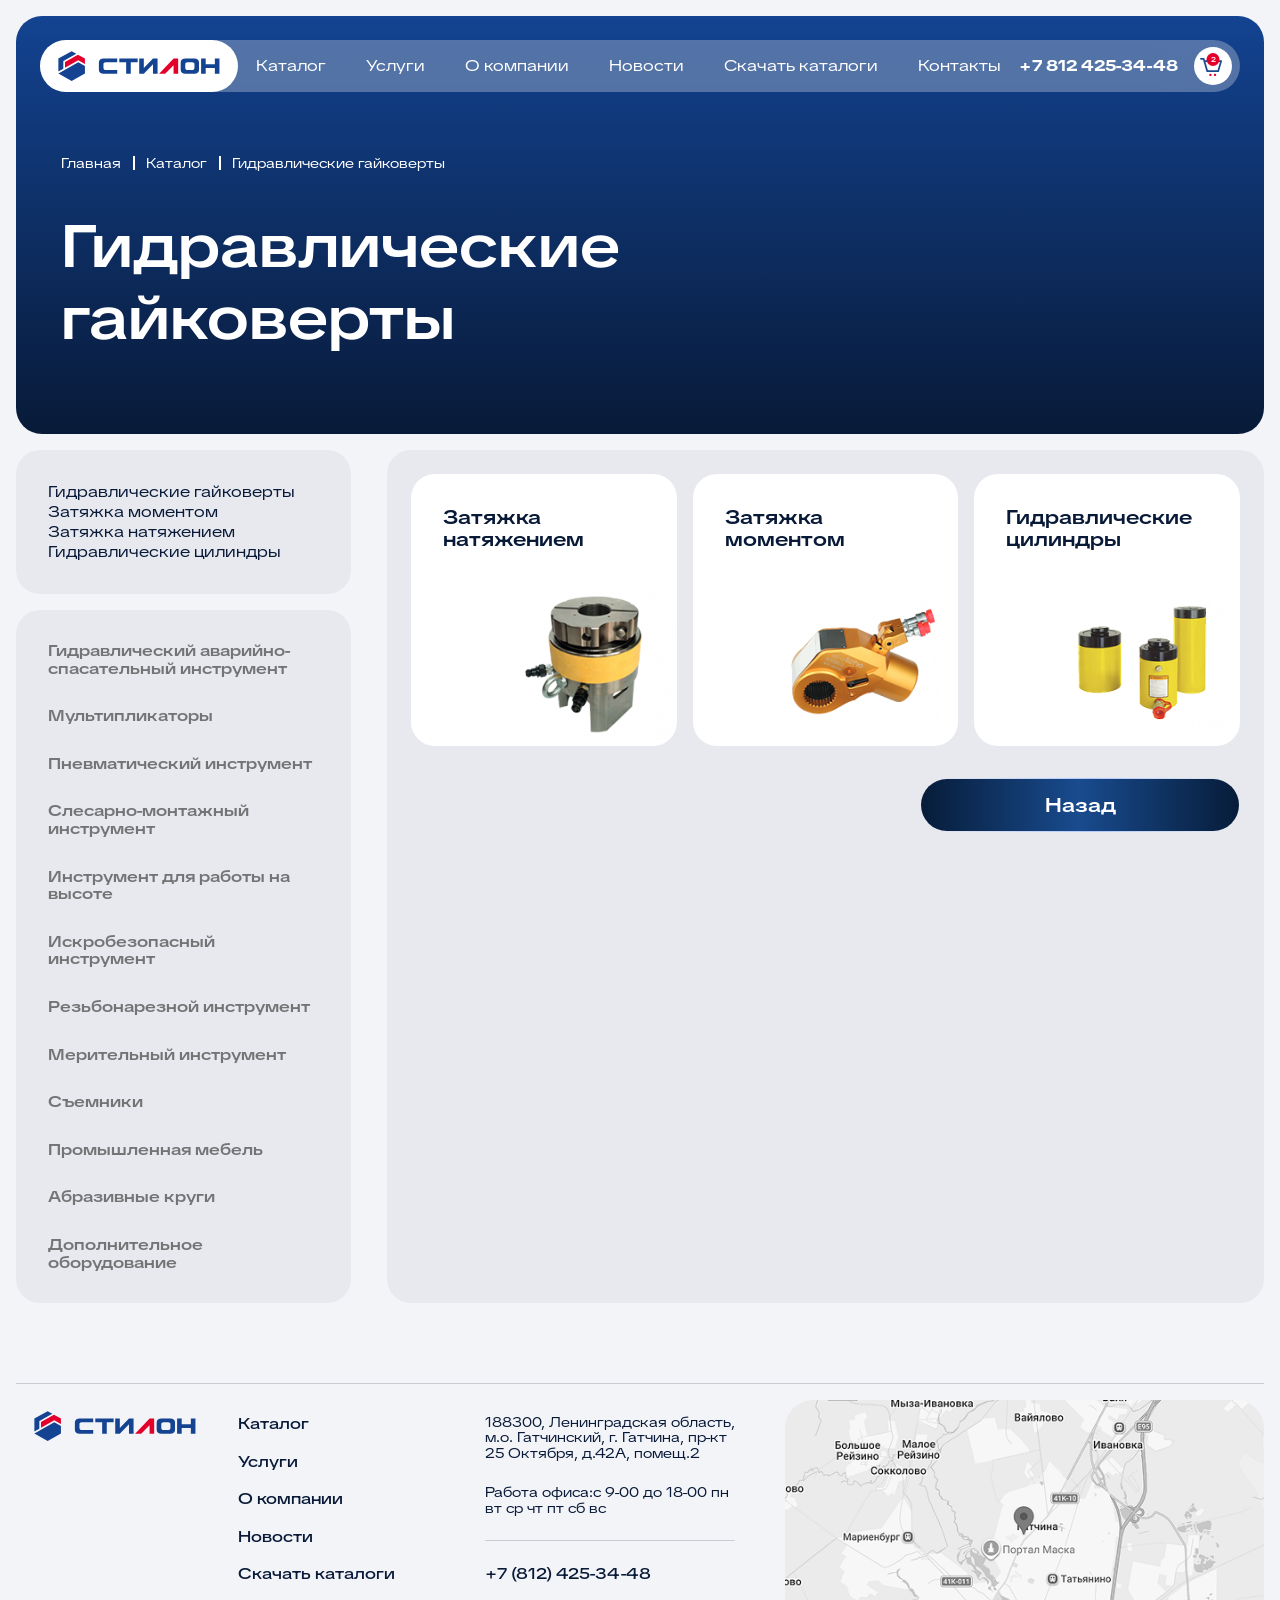
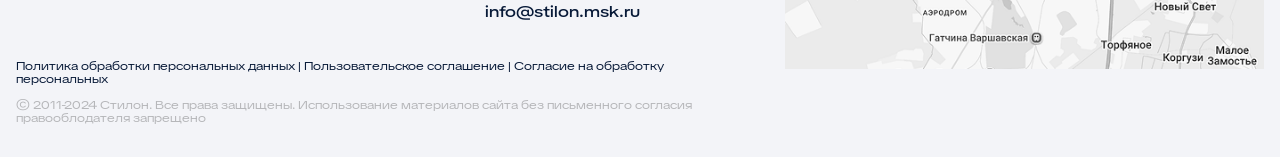
<file: catalog-category.html>
<!DOCTYPE html>
<html lang="ru">

<head>
    <meta charset="UTF-8">
    <meta name="viewport" content="width=device-width, initial-scale=1.0">
    <link rel="stylesheet" href="./scss/main.css">
    <title>Каталог</title>
</head>

<body>
    <header class="header">
        <div class="container">
            <div class="header__wrapper">
                <div class="header__inner">
                    <a href="#" class="header__logo">
                        <img class="logo-primary" src="./img/logo.svg" alt="">
                        <img class="logo-white" src="./img/logo-white.svg" alt="">
                    </a>
                    <nav class="header__nav">
                        <ul class="header__nav-list">
                            <li class="header__nav-item">
                                <a href="#" class="header__nav-link line-link">Каталог</a>
                            </li>
                            <li class="header__nav-item">
                                <a href="#" class="header__nav-link line-link">Услуги</a>
                            </li>
                            <li class="header__nav-item">
                                <a href="#" class="header__nav-link line-link">О компании</a>
                            </li>
                            <li class="header__nav-item">
                                <a href="#" class="header__nav-link line-link">Новости</a>
                            </li>
                            <li class="header__nav-item">
                                <a href="#" class="header__nav-link line-link">Скачать каталоги</a>
                            </li>
                            <li class="header__nav-item">
                                <a href="#" class="header__nav-link line-link">Контакты</a>
                            </li>
                        </ul>
                    </nav>
                    <div class="header__action">
                        <a href="tel:+78124253448" class="header__tel line-link">+7 812 425-34-48</a>
                        <a href="#" class="header__basket">
                            <span class="header__basket-icon">
                                <svg width="22" height="19" viewBox="0 0 22 19" fill="none"
                                    xmlns="http://www.w3.org/2000/svg">
                                    <path
                                        d="M21.8284 2.57417C21.6661 2.35757 21.4113 2.23008 21.1406 2.23008H4.95357L4.48164 0.617934C4.37443 0.251668 4.03855 0 3.6569 0H0.859375C0.384742 0 0 0.384742 0 0.859375C0 1.33401 0.384742 1.71875 0.859375 1.71875H3.01301C3.13852 2.14754 6.31288 12.9914 6.4411 13.4295C6.54831 13.7957 6.88424 14.0474 7.26585 14.0474H18.1845C18.5662 14.0474 18.902 13.7957 19.0093 13.4295L21.9654 3.33089C22.0414 3.07119 21.9906 2.79078 21.8284 2.57417ZM17.5407 12.3286H7.90973L5.45673 3.94883H19.9937L17.5407 12.3286Z"
                                        fill="#194B8E" />
                                    <path
                                        d="M10.4106 18.0469C11.0514 18.0469 11.5708 17.5275 11.5708 16.8867C11.5708 16.246 11.0514 15.7266 10.4106 15.7266C9.76991 15.7266 9.25049 16.246 9.25049 16.8867C9.25049 17.5275 9.76991 18.0469 10.4106 18.0469Z"
                                        fill="#E4002B" />
                                    <path
                                        d="M15.0396 18.0469C15.6803 18.0469 16.1997 17.5275 16.1997 16.8867C16.1997 16.246 15.6803 15.7266 15.0396 15.7266C14.3988 15.7266 13.8794 16.246 13.8794 16.8867C13.8794 17.5275 14.3988 18.0469 15.0396 18.0469Z"
                                        fill="#E4002B" />
                                </svg>
                            </span>
                            <span class="header__basket-counter">2</span>
                        </a>
                        <button type="button" class="header__burger">
                            <img class="header__burger-default" src="./img/burger.svg" alt="">
                            <img class="header__burger-close" src="./img/burger-close.svg" alt="">
                        </button>
                    </div>
                </div>
            </div>

        </div>
    </header>
    <main>
        <section class="hero-page-header section">
            <div class="container">
                <div class="hero-page-header__inner">
                    <div class="hero-page-header__breadcrumbs breadcrumbs">
                        <ul class="breadcrumbs__list">
                            <li class="breadcrumbs__item">
                                <a href="#" class="breadcrumbs__link">Главная</a>
                            </li>
                            <li class="breadcrumbs__item">
                                <a href="#" class="breadcrumbs__link">Каталог</a>
                            </li>
                            <li class="breadcrumbs__item">
                                <a href="#" class="breadcrumbs__link">Гидравлические гайковерты</a>
                            </li>
                        </ul>
                    </div>
                    <h1 class="hero-page-header__title">Гидравлические <br> гайковерты</h1>
                </div>
            </div>
        </section>
        <section class="catalog">
            <div class="container">
                <div class="catalog__inner">
                    <div class="catalog__sidebar">
                        <div class="catalog__sidebar-inner">
                            <div class="catalog__sidebar-block">
                                <div class="catalog__nav">
                                    <ul class="catalog__nav-list">
                                        <li class="catalog__nav-item">
                                            <a href="#" class="catalog__nav-item-link">Гидравлические гайковерты</a>
                                            <ul class="catalog__nav-item-sublist">
                                                <li class="catalog__nav-item-subitem">
                                                    <a href="#" class="catalog__nav-item-sublink">Затяжка моментом</a>
                                                </li>
                                                <li class="catalog__nav-item-subitem">
                                                    <a href="#" class="catalog__nav-item-sublink">Затяжка натяжением</a>
                                                </li>
                                                <li class="catalog__nav-item-subitem">
                                                    <a href="#" class="catalog__nav-item-sublink">Гидравлические цилиндры</a>
                                                </li>
                                            </ul>
                                        </li>
                                    </ul>
                                </div>
                            </div>
                            <div class="catalog__sidebar-block">
                                <div class="catalog__links">
                                    <a href="#" class="catalog__link">
                                        Гидравлический аварийно-спасательный инструмент
                                    </a>
                                    <a href="#" class="catalog__link">
                                        Мультипликаторы
                                    </a>
                                    <a href="#" class="catalog__link">
                                        Пневматический инструмент
                                    </a>
                                    <a href="#" class="catalog__link">
                                        Слесарно-монтажный инструмент
                                    </a>
                                    <a href="#" class="catalog__link">
                                        Инструмент для работы на высоте
                                    </a>
                                    <a href="#" class="catalog__link">
                                        Искробезопасный инструмент
                                    </a>
                                    <a href="#" class="catalog__link">
                                        Резьбонарезной инструмент
                                    </a>
                                    <a href="#" class="catalog__link">
                                        Мерительный инструмент
                                    </a>
                                    <a href="#" class="catalog__link">
                                        Съемники
                                    </a>
                                    <a href="#" class="catalog__link">
                                        Промышленная мебель
                                    </a>
                                    <a href="#" class="catalog__link">
                                        Абразивные круги
                                    </a>
                                    <a href="#" class="catalog__link">
                                        Дополнительное оборудование
                                    </a>
                                </div>
                            </div>
                        </div>
                    </div>
                    <div class="catalog__main">
                        <div class="catalog-sections">
                            <div class="catalog-sections__list">
                                <a href="#" class="catalog-sections__item">
                                    <div class="catalog-sections__item-title">Затяжка натяжением</div>
                                    <picture class="catalog-sections__item-img">
                                        <img src="./img/catalog/cat-sec-01.png" alt="">
                                    </picture>
                                </a>
                                <a href="#" class="catalog-sections__item">
                                    <div class="catalog-sections__item-title">Затяжка моментом</div>
                                    <picture class="catalog-sections__item-img">
                                        <img src="./img/catalog/cat-sec-02.png" alt="">
                                    </picture>
                                </a>
                                <a href="#" class="catalog-sections__item">
                                    <div class="catalog-sections__item-title">Гидравлические цилиндры</div>
                                    <picture class="catalog-sections__item-img">
                                        <img src="./img/catalog/cat-sec-03.png" alt="">
                                    </picture>
                                </a>
                            </div>
                            <div class="catalog-sections__bottom">
                                <a href="#" class="catalog-sections__btn btn">
                                    <div class="btn__text">Назад</div>
                                </a>
                            </div>

                        </div>
                    </div>
                </div>
            </div>
        </section>
    </main>
    <footer class="footer">
        <div class="container">
            <div class="footer__inner">
                <div class="footer__main">
                    <div class="footer__top">
                        <a href="#" class="footer__logo">
                            <img src="./img/logo.svg" alt="">
                        </a>
                        <nav class="footer__nav">
                            <a href="#" class="footer__nav-link">Каталог</a>
                            <a href="#" class="footer__nav-link">Услуги</a>
                            <a href="#" class="footer__nav-link">О компании</a>
                            <a href="#" class="footer__nav-link">Новости</a>
                            <a href="#" class="footer__nav-link">Скачать каталоги</a>
                        </nav>
                        <div class="footer__contacts">
                            <div class="footer__contacts-top">
                                <div class="footer__contacts-address">
                                    188300, Ленинградская область, м.о. Гатчинский,
                                    г. Гатчина, пр-кт 25 Октября, д.42А, помещ.2
                                </div>
                                <div class="footer__contacts-address">
                                    Работа офиса:с 9-00 до 18-00 пн вт ср чт пт сб вс
                                </div>
                            </div>
                            <div class="footer__contacts-links">
                                <a href="#" class="footer__contacts-link">+7 (812) 425-34-48</a>
                                <a href="#" class="footer__contacts-link">info@stilon.msk.ru</a>
                            </div>
                        </div>
                    </div>
                    <div class="footer__bottom">
                        <div class="footer__policy">
                            <a href="#">Политика обработки персональных данных |</a>
                            <a href="#">Пользовательское соглашение |</a>
                            <a href="#">Согласие на обработку персональных</a>
                        </div>
                        <div class="footer__copyright">
                            © 2011-2024 Стилон. Все права защищены. Использование материалов
                            сайта без письменного согласия правооблодателя запрещено
                        </div>
                    </div>
                </div>
                <div class="footer__map">
                    <img src="./img/map.png" alt="">
                </div>
            </div>
        </div>
    </footer>

    <script src="js/main.js"></script>
</body>

</html>
</file>
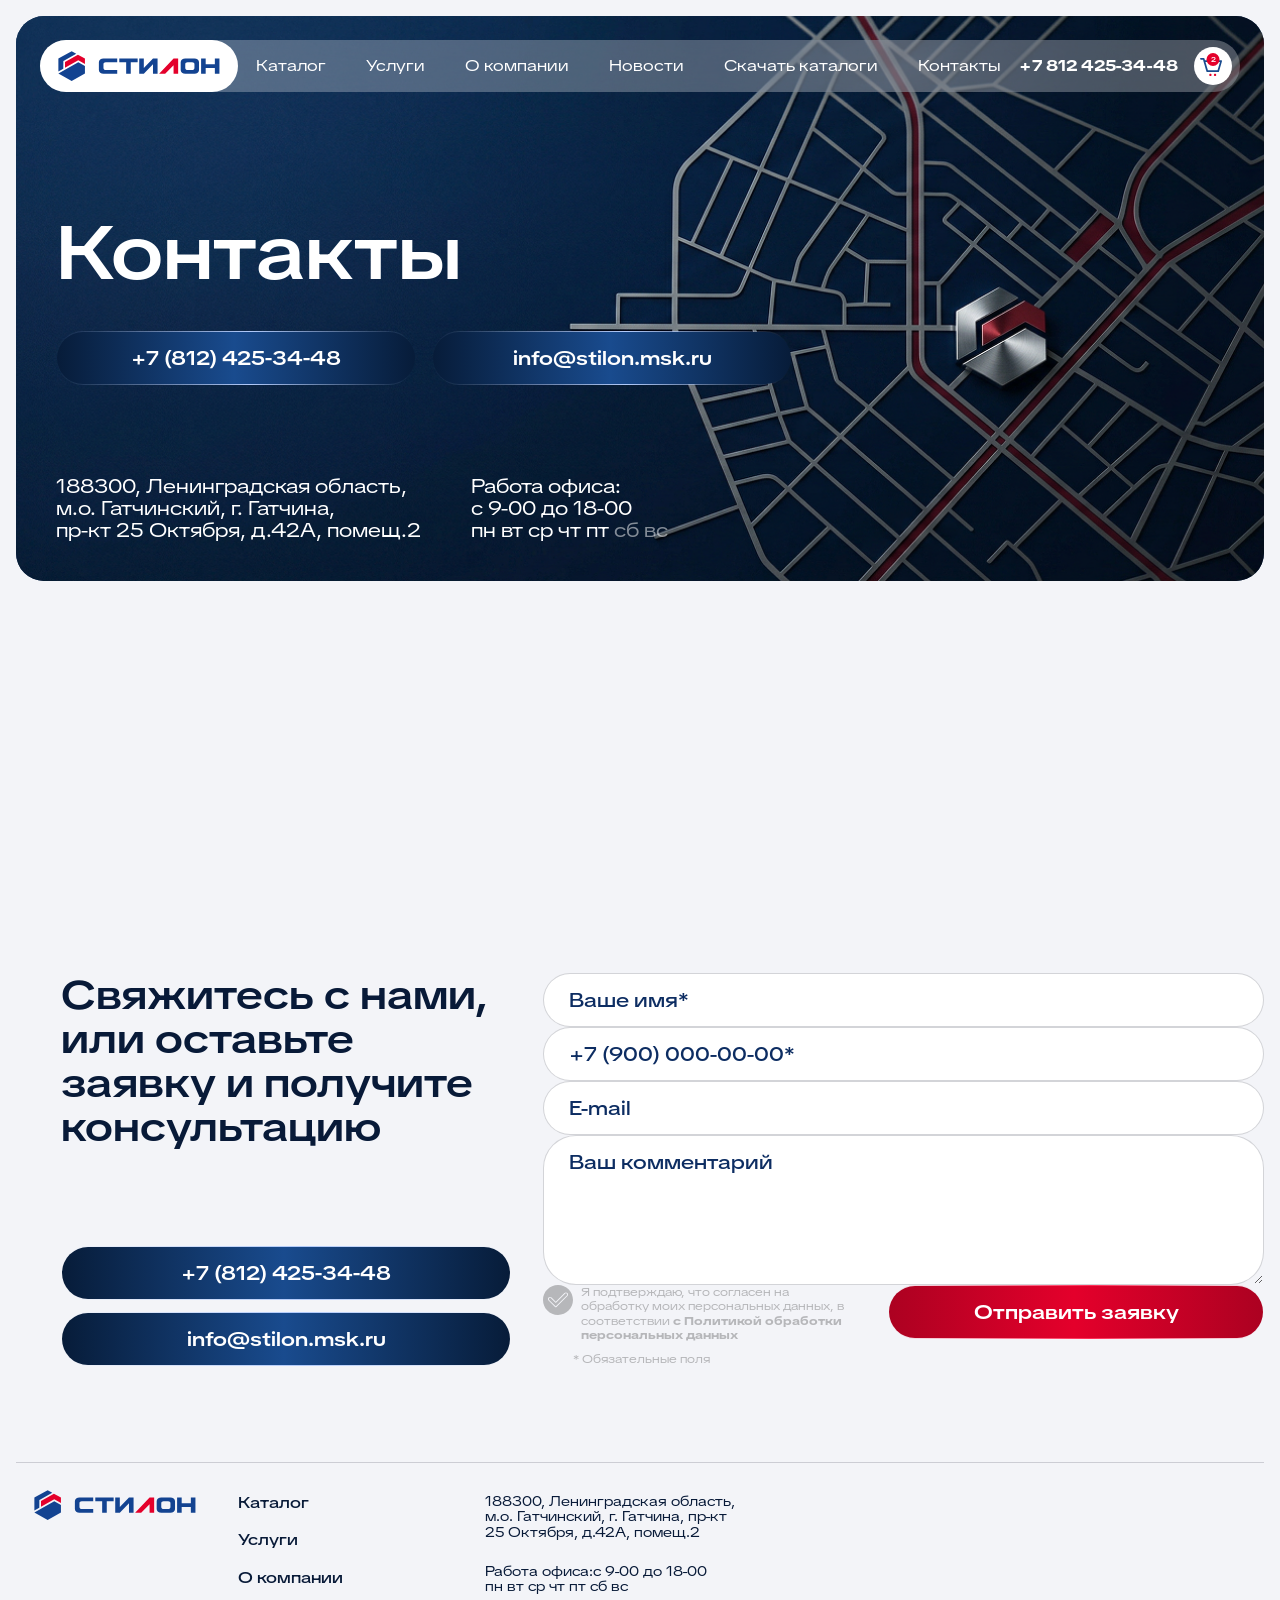
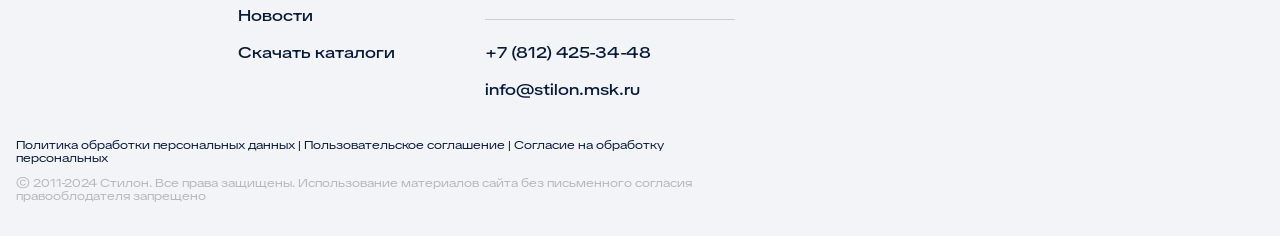
<file: contacts.html>
<!DOCTYPE html>
<html lang="ru">

<head>
    <meta charset="UTF-8">
    <meta name="viewport" content="width=device-width, initial-scale=1.0">
    <link rel="stylesheet" href="./scss/main.css">
    <title>Контакты</title>
</head>

<body>
    <header class="header">
        <div class="container">
            <div class="header__wrapper">
                <div class="header__inner">
                    <a href="#" class="header__logo">
                        <img class="logo-primary" src="./img/logo.svg" alt="">
                        <img class="logo-white" src="./img/logo-white.svg" alt="">
                    </a>
                    <nav class="header__nav">
                        <ul class="header__nav-list">
                            <li class="header__nav-item">
                                <a href="#" class="header__nav-link line-link">Каталог</a>
                            </li>
                            <li class="header__nav-item">
                                <a href="#" class="header__nav-link line-link">Услуги</a>
                            </li>
                            <li class="header__nav-item">
                                <a href="#" class="header__nav-link line-link">О компании</a>
                            </li>
                            <li class="header__nav-item">
                                <a href="#" class="header__nav-link line-link">Новости</a>
                            </li>
                            <li class="header__nav-item">
                                <a href="#" class="header__nav-link line-link">Скачать каталоги</a>
                            </li>
                            <li class="header__nav-item">
                                <a href="#" class="header__nav-link line-link">Контакты</a>
                            </li>
                        </ul>
                    </nav>
                    <div class="header__action">
                        <a href="tel:+78124253448" class="header__tel line-link">+7 812 425-34-48</a>
                        <a href="#" class="header__basket">
                            <span class="header__basket-icon">
                                <svg width="22" height="19" viewBox="0 0 22 19" fill="none"
                                    xmlns="http://www.w3.org/2000/svg">
                                    <path
                                        d="M21.8284 2.57417C21.6661 2.35757 21.4113 2.23008 21.1406 2.23008H4.95357L4.48164 0.617934C4.37443 0.251668 4.03855 0 3.6569 0H0.859375C0.384742 0 0 0.384742 0 0.859375C0 1.33401 0.384742 1.71875 0.859375 1.71875H3.01301C3.13852 2.14754 6.31288 12.9914 6.4411 13.4295C6.54831 13.7957 6.88424 14.0474 7.26585 14.0474H18.1845C18.5662 14.0474 18.902 13.7957 19.0093 13.4295L21.9654 3.33089C22.0414 3.07119 21.9906 2.79078 21.8284 2.57417ZM17.5407 12.3286H7.90973L5.45673 3.94883H19.9937L17.5407 12.3286Z"
                                        fill="#194B8E" />
                                    <path
                                        d="M10.4106 18.0469C11.0514 18.0469 11.5708 17.5275 11.5708 16.8867C11.5708 16.246 11.0514 15.7266 10.4106 15.7266C9.76991 15.7266 9.25049 16.246 9.25049 16.8867C9.25049 17.5275 9.76991 18.0469 10.4106 18.0469Z"
                                        fill="#E4002B" />
                                    <path
                                        d="M15.0396 18.0469C15.6803 18.0469 16.1997 17.5275 16.1997 16.8867C16.1997 16.246 15.6803 15.7266 15.0396 15.7266C14.3988 15.7266 13.8794 16.246 13.8794 16.8867C13.8794 17.5275 14.3988 18.0469 15.0396 18.0469Z"
                                        fill="#E4002B" />
                                </svg>
                            </span>
                            <span class="header__basket-counter">2</span>
                        </a>
                        <button type="button" class="header__burger">
                            <img class="header__burger-default" src="./img/burger.svg" alt="">
                            <img class="header__burger-close" src="./img/burger-close.svg" alt="">
                        </button>
                    </div>
                </div>
            </div>

        </div>
    </header>
    <main>
        <section class="hero-contacts section">
            <div class="container">
                <div class="hero-contacts__inner">
                    <picture class="hero-contacts__img">
                        <source srcset="./img/contacts/hero-sm.png" media="(max-width: 767.98px)">
                        <img src="./img/contacts/hero.png" alt="">
                    </picture>
                    <h1 class="hero-contacts__title h1">Контакты</h1>
                    <div class="hero-contacts__links">
                        <a href="tel:+78124253448" class="hero-contacts__link btn">
                            <div class="btn__text">+7 (812) 425-34-48</div>
                        </a>
                        <a href="mailto:info@stilon.msk.ru" class="hero-contacts__link btn">
                            <div class="btn__text">info@stilon.msk.ru</div>
                        </a>
                    </div>
                    <div class="hero-contacts__details">
                        <div class="hero-contacts__address">
                            188300, Ленинградская область, <br> м.о. Гатчинский, г. Гатчина, <br> пр-кт 25 Октября, д.42А, помещ.2
                        </div>
                        <div class="hero-contacts__schedule">
                            Работа офиса: <br> с 9-00 до 18-00 <br> пн вт ср чт пт <span>сб вс</span>
                        </div>
                    </div>
                </div>
            </div>
        </section>
        <section class="contacts-map">
            <div class="container">
                <div class="contacts-map__frame">
                    <iframe
                        src="https://yandex.ru/map-widget/v1/?um=constructor%3A3d150646aafa24e2a038e88ef0f537c2dd615debf483e47c94ade8879117e99b&amp;source=constructor"
                        width="100%" height="360" frameborder="0"></iframe>
                </div>
            </div>
        </section>
        <section class="contact-us section">
            <div class="container">
                <div class="contact-us__inner">
                    <div class="contact-us__head">
                        <h2 class="contact-us__title h3">
                            Свяжитесь с нами, или оставьте заявку и получите консультацию
                        </h2>
                        <div class="contact-us__action">
                            <a href="#" class="contact-us__btn btn">
                                <div class="btn__text">+7 (812) 425-34-48</div>
                            </a>
                            <a href="#" class="contact-us__btn btn">
                                <div class="btn__text">info@stilon.msk.ru</div>
                            </a>
                        </div>
                    </div>
                    <form action="#" class="contact-us__form">
                        <div class="form-group">
                            <input type="text" class="form-control" placeholder="Ваше имя*">
                        </div>
                        <div class="form-group">
                            <input type="text" class="form-control" placeholder="+7 (900) 000-00-00*">
                        </div>
                        <div class="form-group">
                            <input type="text" class="form-control" placeholder="E-mail">
                        </div>
                        <div class="form-group">
                            <textarea class="form-control" name="" id="" placeholder="Ваш комментарий"></textarea>
                        </div>
                        <div class="form-bottom">
                            <div class="form-action">
                                <div class="form-checkbox">
                                    <input type="checkbox" name="" id="id_form_agreement">
                                    <label for="id_form_agreement">
                                        Я подтверждаю, что согласен на обработку моих персональных данных, в соответствии
                                        <a href="#">с Политикой обработки персональных данных</a>
                                    </label>
                                </div>
                                <button type="button" class="form-btn btn btn--secondary">
                                    <div class="btn__text">Отправить заявку</div>
                                </button>
                            </div>
                            <div class="form-tip">
                                * Обязательные поля
                            </div>
                        </div>
                    </form>
                </div>
            </div>
        </section>
    </main>
    <footer class="footer">
        <div class="container">
            <div class="footer__inner">
                <div class="footer__main">
                    <div class="footer__top">
                        <a href="#" class="footer__logo">
                            <img src="./img/logo.svg" alt="">
                        </a>
                        <nav class="footer__nav">
                            <a href="#" class="footer__nav-link line-link">Каталог</a>
                            <a href="#" class="footer__nav-link line-link">Услуги</a>
                            <a href="#" class="footer__nav-link line-link">О компании</a>
                            <a href="#" class="footer__nav-link line-link">Новости</a>
                            <a href="#" class="footer__nav-link line-link">Скачать каталоги</a>
                        </nav>
                        <div class="footer__contacts">
                            <div class="footer__contacts-top">
                                <div class="footer__contacts-address">
                                    188300, Ленинградская область, м.о. Гатчинский,
                                    г. Гатчина, пр-кт 25 Октября, д.42А, помещ.2
                                </div>
                                <div class="footer__contacts-address">
                                    Работа офиса:с 9-00 до 18-00 <br> пн вт ср чт пт сб вс
                                </div>
                            </div>
                            <div class="footer__contacts-links">
                                <a href="#" class="footer__contacts-link line-link">+7 (812) 425-34-48</a>
                                <a href="#" class="footer__contacts-link line-link">info@stilon.msk.ru</a>
                            </div>
                        </div>
                    </div>
                    <div class="footer__bottom">
                        <div class="footer__policy">
                            <a href="#" class="line-link">Политика обработки персональных данных |</a>
                            <a href="#" class="line-link">Пользовательское соглашение |</a>
                            <a href="#" class="line-link">Согласие на обработку персональных</a>
                        </div>
                        <div class="footer__copyright">
                            © 2011-2024 Стилон. Все права защищены. Использование материалов
                            сайта без письменного согласия правооблодателя запрещено
                        </div>
                    </div>
                </div>
                <div class="footer__map">
                    <iframe
                        src="https://yandex.ru/map-widget/v1/?um=constructor%3A3d150646aafa24e2a038e88ef0f537c2dd615debf483e47c94ade8879117e99b&amp;source=constructor"
                        width="100%" height="400" frameborder="0"></iframe>
                </div>
            </div>
        </div>
    </footer>

    <script src="js/main.js"></script>
</body>

</html>
</file>
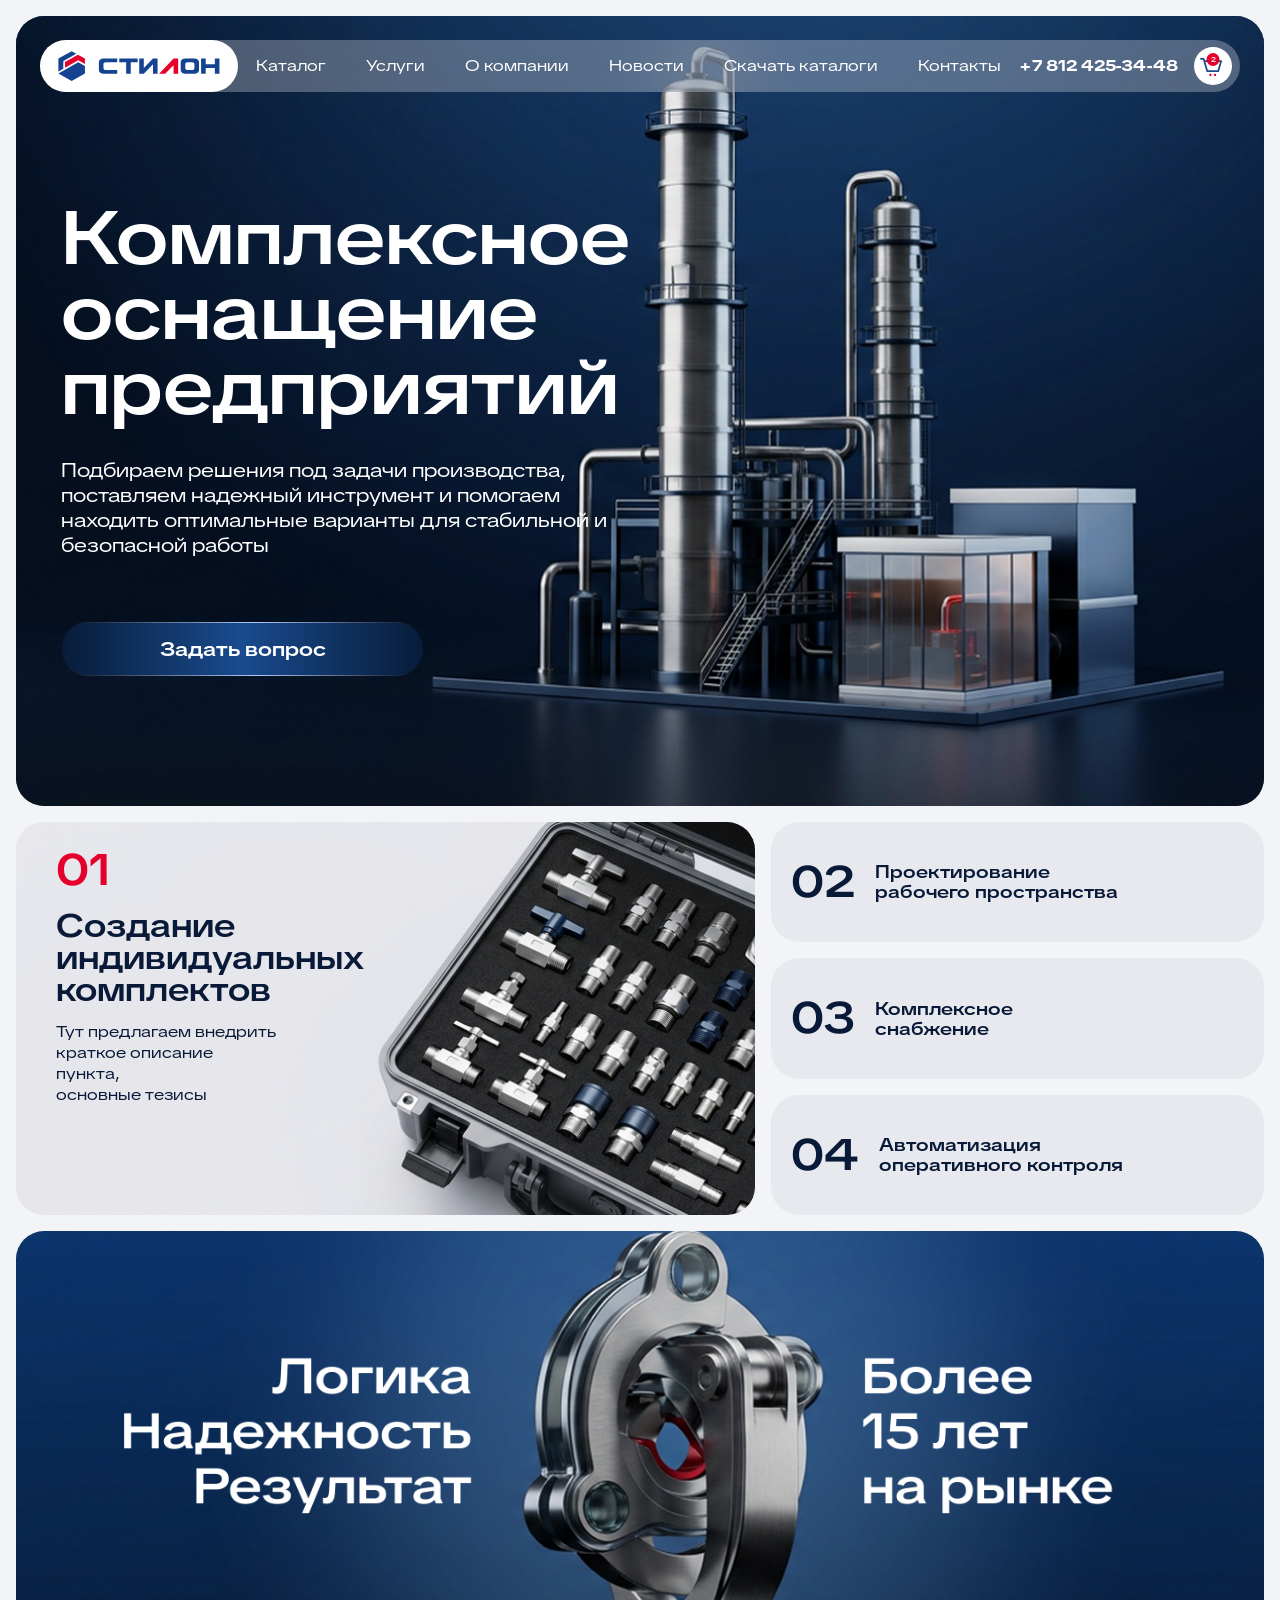
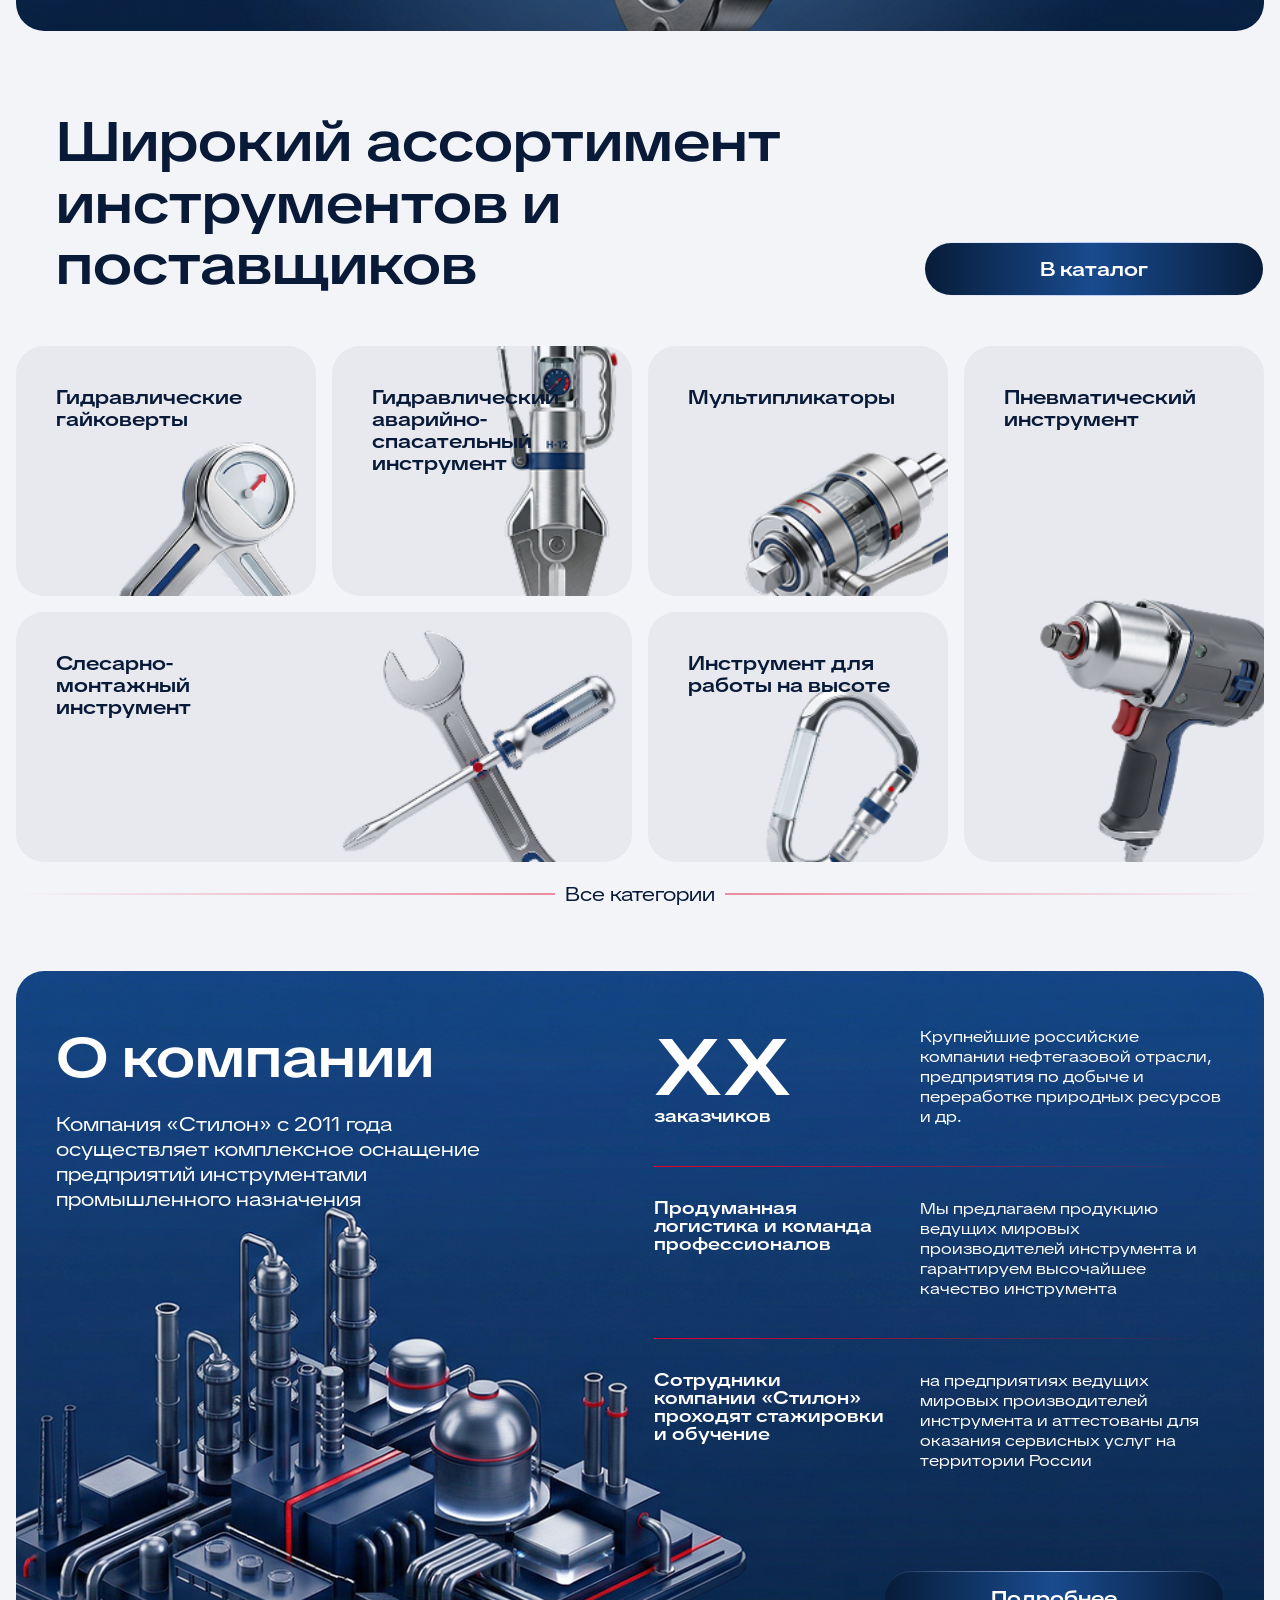
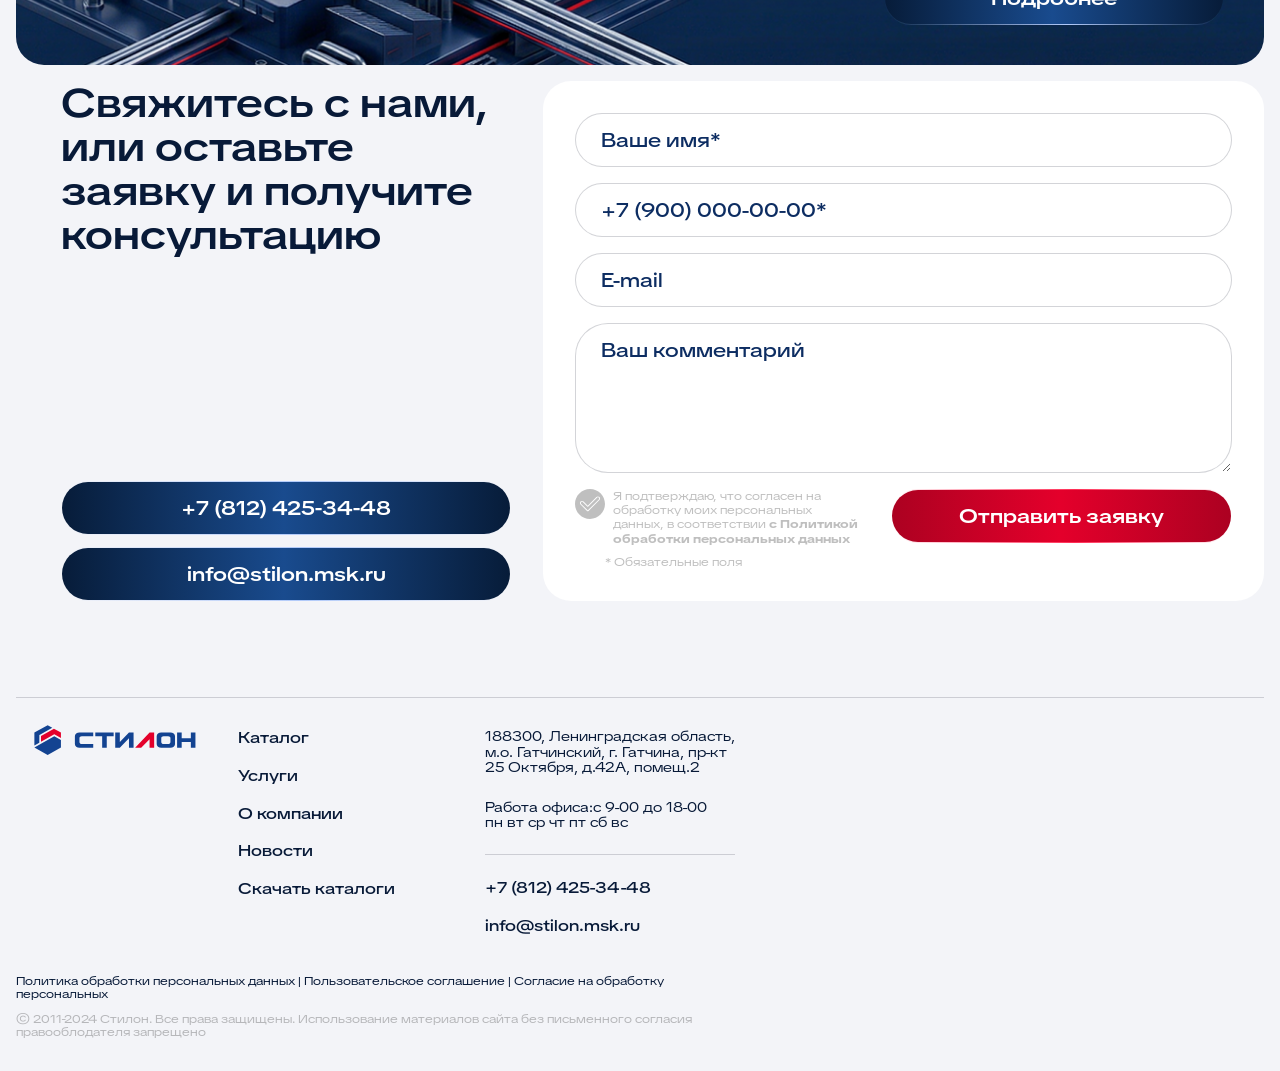
<file: home.html>
<!DOCTYPE html>
<html lang="ru">

<head>
    <meta charset="UTF-8">
    <meta name="viewport" content="width=device-width, initial-scale=1.0">
    <link rel="stylesheet" href="./scss/fancybox.min.css">
    <link rel="stylesheet" href="./scss/main.css">
    <title>Главная</title>
</head>

<body>
    <header class="header">
        <div class="container">
            <div class="header__wrapper">
                <div class="header__inner">
                    <a href="#" class="header__logo">
                        <img class="logo-primary" src="./img/logo.svg" alt="">
                        <img class="logo-white" src="./img/logo-white.svg" alt="">
                    </a>
                    <nav class="header__nav">
                        <ul class="header__nav-list">
                            <li class="header__nav-item">
                                <a href="#" class="header__nav-link line-link js-header-catalog-link">Каталог</a>
                            </li>
                            <li class="header__nav-item">
                                <a href="#" class="header__nav-link line-link">Услуги</a>
                            </li>
                            <li class="header__nav-item">
                                <a href="#" class="header__nav-link line-link">О компании</a>
                            </li>
                            <li class="header__nav-item">
                                <a href="#" class="header__nav-link line-link">Новости</a>
                            </li>
                            <li class="header__nav-item">
                                <a href="#" class="header__nav-link line-link">Скачать каталоги</a>
                            </li>
                            <li class="header__nav-item">
                                <a href="#" class="header__nav-link line-link">Контакты</a>
                            </li>
                        </ul>
                    </nav>
                    <div class="header__action">
                        <a href="tel:+78124253448" class="header__tel line-link">+7 812 425-34-48</a>
                        <a href="#" class="header__basket">
                            <span class="header__basket-icon">
                                <svg width="22" height="19" viewBox="0 0 22 19" fill="none"
                                    xmlns="http://www.w3.org/2000/svg">
                                    <path
                                        d="M21.8284 2.57417C21.6661 2.35757 21.4113 2.23008 21.1406 2.23008H4.95357L4.48164 0.617934C4.37443 0.251668 4.03855 0 3.6569 0H0.859375C0.384742 0 0 0.384742 0 0.859375C0 1.33401 0.384742 1.71875 0.859375 1.71875H3.01301C3.13852 2.14754 6.31288 12.9914 6.4411 13.4295C6.54831 13.7957 6.88424 14.0474 7.26585 14.0474H18.1845C18.5662 14.0474 18.902 13.7957 19.0093 13.4295L21.9654 3.33089C22.0414 3.07119 21.9906 2.79078 21.8284 2.57417ZM17.5407 12.3286H7.90973L5.45673 3.94883H19.9937L17.5407 12.3286Z"
                                        fill="#194B8E" />
                                    <path
                                        d="M10.4106 18.0469C11.0514 18.0469 11.5708 17.5275 11.5708 16.8867C11.5708 16.246 11.0514 15.7266 10.4106 15.7266C9.76991 15.7266 9.25049 16.246 9.25049 16.8867C9.25049 17.5275 9.76991 18.0469 10.4106 18.0469Z"
                                        fill="#E4002B" />
                                    <path
                                        d="M15.0396 18.0469C15.6803 18.0469 16.1997 17.5275 16.1997 16.8867C16.1997 16.246 15.6803 15.7266 15.0396 15.7266C14.3988 15.7266 13.8794 16.246 13.8794 16.8867C13.8794 17.5275 14.3988 18.0469 15.0396 18.0469Z"
                                        fill="#E4002B" />
                                </svg>
                            </span>
                            <span class="header__basket-counter">2</span>
                        </a>
                        <button type="button" class="header__burger">
                            <img class="header__burger-default" src="./img/burger.svg" alt="">
                            <img class="header__burger-close" src="./img/burger-close.svg" alt="">
                        </button>
                    </div>
                </div>
                <div class="header__catalog js-header-catalog-menu">
                    <div class="header__catalog-grid">
                        <a href="#" class="header__catalog-block">
                            <div class="header__catalog-block-title">Гидравлические <br> гайковерты</div>
                            <div class="header__catalog-block-icon"></div>
                        </a>
                        <a href="#" class="header__catalog-block">
                            <div class="header__catalog-block-title">Абразивные <br> круги</div>
                            <div class="header__catalog-block-icon"></div>
                        </a>
                        <a href="#" class="header__catalog-block">
                            <div class="header__catalog-block-title">Мультипликаторы</div>
                            <div class="header__catalog-block-icon"></div>
                        </a>
                        <a href="#" class="header__catalog-block">
                            <div class="header__catalog-block-title">Пневматический <br> инструмент</div>
                            <div class="header__catalog-block-icon"></div>
                        </a>
                        <a href="#" class="header__catalog-block">
                            <div class="header__catalog-block-title">Инструмент <br> для работы <br> на высоте</div>
                            <div class="header__catalog-block-icon"></div>
                        </a>
                        <a href="#" class="header__catalog-block">
                            <div class="header__catalog-block-title">Инструмент <br> для работы <br> на высоте</div>
                            <div class="header__catalog-block-icon"></div>
                        </a>
                        <a href="#" class="header__catalog-block">
                            <div class="header__catalog-block-title">Инструмент <br> для работы <br> на высоте</div>
                            <div class="header__catalog-block-icon"></div>
                        </a>
                        <a href="#" class="header__catalog-block">
                            <div class="header__catalog-block-title">Инструмент <br> для работы <br> на высоте</div>
                            <div class="header__catalog-block-icon"></div>
                        </a>
                        <a href="#" class="header__catalog-block">
                            <div class="header__catalog-block-title">Инструмент <br> для работы <br> на высоте</div>
                            <div class="header__catalog-block-icon"></div>
                        </a>
                        <a href="#" class="header__catalog-block">
                            <div class="header__catalog-block-title">Инструмент <br> для работы <br> на высоте</div>
                            <div class="header__catalog-block-icon"></div>
                        </a>
                        <a href="#" class="header__catalog-block header__catalog-block--xl">
                            <div class="header__catalog-block-title">
                                Гидравлический аварийно-спасательный инструмент
                            </div>
                            <div class="header__catalog-block-icon"></div>
                        </a>
                        <a href="#" class="header__catalog-block header__catalog-block--xl">
                            <div class="header__catalog-block-title">
                                Промышленная <br> мебель
                            </div>
                            <div class="header__catalog-block-icon"></div>
                        </a>
                        <a href="#" class="header__catalog-block header__catalog-block--xl">
                            <div class="header__catalog-block-title">
                                Дополнительное <br> оборудование
                            </div>
                            <div class="header__catalog-block-icon"></div>
                        </a>
                    </div>

                </div>
            </div>

        </div>
    </header>
    <main>
        <section class="hero section">
            <div class="container">
                <div class="hero__inner">
                    <picture class="hero__img">
                        <source srcset="./img/hero/hero-sm.png" media="(max-width: 767.98px)">
                        <img src="./img/hero/hero.png" alt="">
                    </picture>
                    <h1 class="hero__title h1">Комплексное <br> оснащение <br> предприятий</h1>
                    <div class="hero__desc">
                        Подбираем решения под задачи производства, поставляем надежный инструмент
                        и помогаем находить оптимальные варианты для стабильной и безопасной работы
                    </div>
                    <a href="#" class="hero__btn btn" data-fancybox data-type="ajax" data-src="./popup-callback.html">
                        <div class="btn__text">Задать вопрос</div>
                    </a>
                </div>
            </div>
        </section>
        <section class="benefits section">
            <div class="container">
                <div class="benefits__list">
                    <div class="benefits__main">
                        <div class="benefits__main-num">01</div>
                        <div class="benefits__main-title h4">Создание <br> индивидуальных <br> комплектов</div>
                        <div class="benefits__main-desc">Тут предлагаем внедрить <br> краткое описание пункта, <br>
                            основные тезисы</div>
                        <picture class="benefits__main-img">
                            <source srcset="./img/benefits/main-sm.png" media="(max-width: 767.98px)">
                            <img src="./img/benefits/main.jpg" alt="">
                        </picture>
                    </div>
                    <div class="benefits__item">
                        <div class="benefits__item-num">02</div>
                        <div class="benefits__item-title">Проектирование <br> рабочего пространства</div>
                    </div>
                    <div class="benefits__item">
                        <div class="benefits__item-num">03</div>
                        <div class="benefits__item-title">Комплексное <br> снабжение</div>
                    </div>
                    <div class="benefits__item">
                        <div class="benefits__item-num">04</div>
                        <div class="benefits__item-title">Автоматизация <br> оперативного контроля</div>
                    </div>
                </div>
            </div>
        </section>
        <section class="promo-bnr section">
            <div class="container">
                <picture class="promo-bnr__img">
                    <source srcset="./img/promo-bnr/bnr-sm.png" media="(max-width: 440px)">
                    <img src="./img/promo-bnr/bnr.png" alt="">
                </picture>
            </div>
        </section>
        <section class="main-catalog section">
            <div class="container">
                <div class="main-catalog__top">
                    <h2 class="main-catalog__title h2">
                        Широкий ассортимент инструментов и поставщиков
                    </h2>
                    <a href="#" class="main-catalog__show-all btn">
                        <div class="btn__text">В каталог</div>
                    </a>
                </div>
                <div class="main-catalog__list" id="main-catalog">
                    <a href="#" class="main-catalog__item">
                        <div class="main-catalog__item-title">Гидравлические гайковерты</div>
                        <picture class="main-catalog__item-img">
                            <img src="./img/main-catalog/img-01.png" alt="">
                        </picture>
                    </a>
                    <a href="#" class="main-catalog__item">
                        <div class="main-catalog__item-title">Гидравлический аварийно-спасательный инструмент</div>
                        <picture class="main-catalog__item-img">
                            <img src="./img/main-catalog/img-02.png" alt="">
                        </picture>
                    </a>
                    <a href="#" class="main-catalog__item">
                        <div class="main-catalog__item-title">Мультипликаторы</div>
                        <picture class="main-catalog__item-img">
                            <img src="./img/main-catalog/img-03.png" alt="">
                        </picture>
                    </a>
                    <a href="#" class="main-catalog__item main-catalog__item--rowspan-2">
                        <div class="main-catalog__item-title">Пневматический инструмент</div>
                        <picture class="main-catalog__item-img">
                            <img src="./img/main-catalog/img-04.png" alt="">
                        </picture>
                    </a>
                    <a href="#" class="main-catalog__item main-catalog__item--colspan-2">
                        <div class="main-catalog__item-title">Слесарно-монтажный инструмент</div>
                        <picture class="main-catalog__item-img">
                            <img src="./img/main-catalog/img-05.png" alt="">
                        </picture>
                    </a>
                    <a href="#" class="main-catalog__item">
                        <div class="main-catalog__item-title">Инструмент для работы на высоте</div>
                        <picture class="main-catalog__item-img">
                            <img src="./img/main-catalog/img-06.png" alt="">
                        </picture>
                    </a>
                    <a href="#" class="main-catalog__item main-catalog__item--rowspan-2 main-catalog__item--hidden">
                        <div class="main-catalog__item-title">
                            Искробезопасный <br> инструмент
                        </div>
                        <picture class="main-catalog__item-img">
                            <img src="./img/main-catalog/img-07.png" alt="">
                        </picture>
                    </a>
                    <a href="#" class="main-catalog__item main-catalog__item--hidden">
                        <div class="main-catalog__item-title">
                            Мерительный <br> инструмент
                        </div>
                        <picture class="main-catalog__item-img">
                            <img src="./img/main-catalog/img-08.png" alt="">
                        </picture>
                    </a>
                    <a href="#" class="main-catalog__item main-catalog__item--hidden">
                        <div class="main-catalog__item-title">
                            Съемники
                        </div>
                        <picture class="main-catalog__item-img">
                            <img src="./img/main-catalog/img-09.png" alt="">
                        </picture>
                    </a>
                    <a href="#" class="main-catalog__item main-catalog__item--hidden main-catalog__item--colspan-2">
                        <div class="main-catalog__item-title">
                            Промышленная <br> мебель
                        </div>
                        <picture class="main-catalog__item-img">
                            <img src="./img/main-catalog/img-11.png" alt="">
                        </picture>
                    </a>
                    <a href="#" class="main-catalog__item main-catalog__item--hidden">
                        <div class="main-catalog__item-title">
                            Резьбонарезной <br> инструмент
                        </div>
                        <picture class="main-catalog__item-img">
                            <img src="./img/main-catalog/img-10.png" alt="">
                        </picture>
                    </a>
                    <a href="#" class="main-catalog__item main-catalog__item--hidden">
                        <div class="main-catalog__item-title">
                           Абразивные <br> круги
                        </div>
                        <picture class="main-catalog__item-img">
                            <img src="./img/main-catalog/img-12.png" alt="">
                        </picture>
                    </a>
                    <a href="#" class="main-catalog__item main-catalog__item--hidden main-catalog__item--colspan-3">
                        <div class="main-catalog__item-title">
                            Дополнительное <br> оборудование
                        </div>
                        <picture class="main-catalog__item-img">
                            <img src="./img/main-catalog/img-13.png" alt="">
                        </picture>
                    </a>
                    <div class="main-catalog__brands">
                        <a href="#" class="main-catalog__brands-item">
                            <img src="./img/brands/brand-01.png" alt="">
                        </a>
                        <a href="#" class="main-catalog__brands-item">
                            <img src="./img/brands/brand-02.png" alt="">
                        </a>
                    </div>
                </div>
                <div class="main-catalog__bottom">
                    <a href="#" data-reveal="main-catalog" class="main-catalog__more-btn line-link">Все категории</a>
                </div>
            </div>
        </section>
        <section class="main-about section">
            <div class="container">
                <div class="main-about__inner">

                    <div class="main-about__head">
                        <h2 class="main-about__title h2">О компании</h2>
                        <div class="main-about__desc">
                            Компания «Стилон» с 2011 года осуществляет комплексное оснащение
                            предприятий инструментами промышленного назначения
                        </div>
                    </div>
                    <div class="main-about__info">
                        <div class="main-about__details">
                            <div class="main-about__detail">
                                <div class="main-about__detail-title">
                                    <span>ХХ</span>
                                    <br>
                                    заказчиков
                                </div>
                                <div class="main-about__detail-desc">
                                    Крупнейшие российские компании нефтегазовой отрасли,
                                    предприятия по добыче и переработке природных ресурсов и др.
                                </div>
                            </div>
                            <div class="main-about__detail">
                                <div class="main-about__detail-title">
                                    Продуманная логистика и команда профессионалов
                                </div>
                                <div class="main-about__detail-desc">
                                    Мы предлагаем продукцию ведущих мировых производителей инструмента и гарантируем
                                    высочайшее качество инструмента
                                </div>
                            </div>
                            <div class="main-about__detail">
                                <div class="main-about__detail-title">
                                    Сотрудники компании «Стилон» проходят стажировки и обучение
                                </div>
                                <div class="main-about__detail-desc">
                                    на предприятиях ведущих мировых производителей инструмента и аттестованы для
                                    оказания сервисных услуг на территории России
                                </div>
                            </div>
                        </div>
                        <div class="main-about__bottom">
                            <a href="#" class="main-about__btn btn">
                                <span class="btn__text">Подробнее</span>
                            </a>
                        </div>
                    </div>
                </div>
            </div>
        </section>
        <section class="contact-us section">
            <div class="container">
                <div class="contact-us__inner">
                    <div class="contact-us__head">
                        <h2 class="contact-us__title h3">
                            Свяжитесь с нами, или оставьте заявку и получите консультацию
                        </h2>
                        <div class="contact-us__action">
                            <a href="#" class="contact-us__btn btn">
                                <div class="btn__text">+7 (812) 425-34-48</div>
                            </a>
                            <a href="#" class="contact-us__btn btn">
                                <div class="btn__text">info@stilon.msk.ru</div>
                            </a>
                        </div>
                    </div>
                    <form action="#" class="contact-us__form contacts-form">
                        <div class="form-group">
                            <input type="text" class="form-control" placeholder="Ваше имя*">
                        </div>
                        <div class="form-group">
                            <input type="text" class="form-control" placeholder="+7 (900) 000-00-00*">
                        </div>
                        <div class="form-group">
                            <input type="text" class="form-control" placeholder="E-mail">
                        </div>
                        <div class="form-group">
                            <textarea class="form-control" name="" id="" placeholder="Ваш комментарий"></textarea>
                        </div>
                        <div class="form-bottom">
                            <div class="form-action">
                                <div class="form-checkbox">
                                    <input type="checkbox" name="" id="id_form_agreement">
                                    <label for="id_form_agreement">
                                        Я подтверждаю, что согласен на обработку моих персональных данных, в соответствии
                                        <a href="#">с Политикой обработки персональных данных</a>
                                    </label>
                                </div>
                                <button type="button" class="form-btn btn btn--secondary">
                                    <div class="btn__text">Отправить заявку</div>
                                </button>
                            </div>
                            <div class="form-tip">
                                * Обязательные поля
                            </div>
                        </div>
                    </form>
                </div>
            </div>
        </section>
    </main>
    <footer class="footer">
        <div class="container">
            <div class="footer__inner">
                <div class="footer__main">
                    <div class="footer__top">
                        <a href="#" class="footer__logo">
                            <img src="./img/logo.svg" alt="">
                        </a>
                        <nav class="footer__nav">
                            <a href="#" class="footer__nav-link line-link">Каталог</a>
                            <a href="#" class="footer__nav-link line-link">Услуги</a>
                            <a href="#" class="footer__nav-link line-link">О компании</a>
                            <a href="#" class="footer__nav-link line-link">Новости</a>
                            <a href="#" class="footer__nav-link line-link">Скачать каталоги</a>
                        </nav>
                        <div class="footer__contacts">
                            <div class="footer__contacts-top">
                                <div class="footer__contacts-address">
                                    188300, Ленинградская область, м.о. Гатчинский,
                                    г. Гатчина, пр-кт 25 Октября, д.42А, помещ.2
                                </div>
                                <div class="footer__contacts-address">
                                    Работа офиса:с 9-00 до 18-00 <br> пн вт ср чт пт сб вс
                                </div>
                            </div>
                            <div class="footer__contacts-links">
                                <a href="#" class="footer__contacts-link line-link">+7 (812) 425-34-48</a>
                                <a href="#" class="footer__contacts-link line-link">info@stilon.msk.ru</a>
                            </div>
                        </div>
                    </div>
                    <div class="footer__bottom">
                        <div class="footer__policy">
                            <a href="#" class="line-link">Политика обработки персональных данных |</a>
                            <a href="#" class="line-link">Пользовательское соглашение |</a>
                            <a href="#" class="line-link">Согласие на обработку персональных</a>
                        </div>
                        <div class="footer__copyright">
                            © 2011-2024 Стилон. Все права защищены. Использование материалов
                            сайта без письменного согласия правооблодателя запрещено
                        </div>
                    </div>
                </div>
                <div class="footer__map">
                    <iframe
                        src="https://yandex.ru/map-widget/v1/?um=constructor%3A3d150646aafa24e2a038e88ef0f537c2dd615debf483e47c94ade8879117e99b&amp;source=constructor"
                        width="100%" height="400" frameborder="0"></iframe>
                </div>
            </div>
        </div>
    </footer>

    <script src="js/jquery.min.js"></script>
    <script src="js/fancybox.min.js"></script>
    <script src="js/main.js"></script>
</body>

</html>
</file>
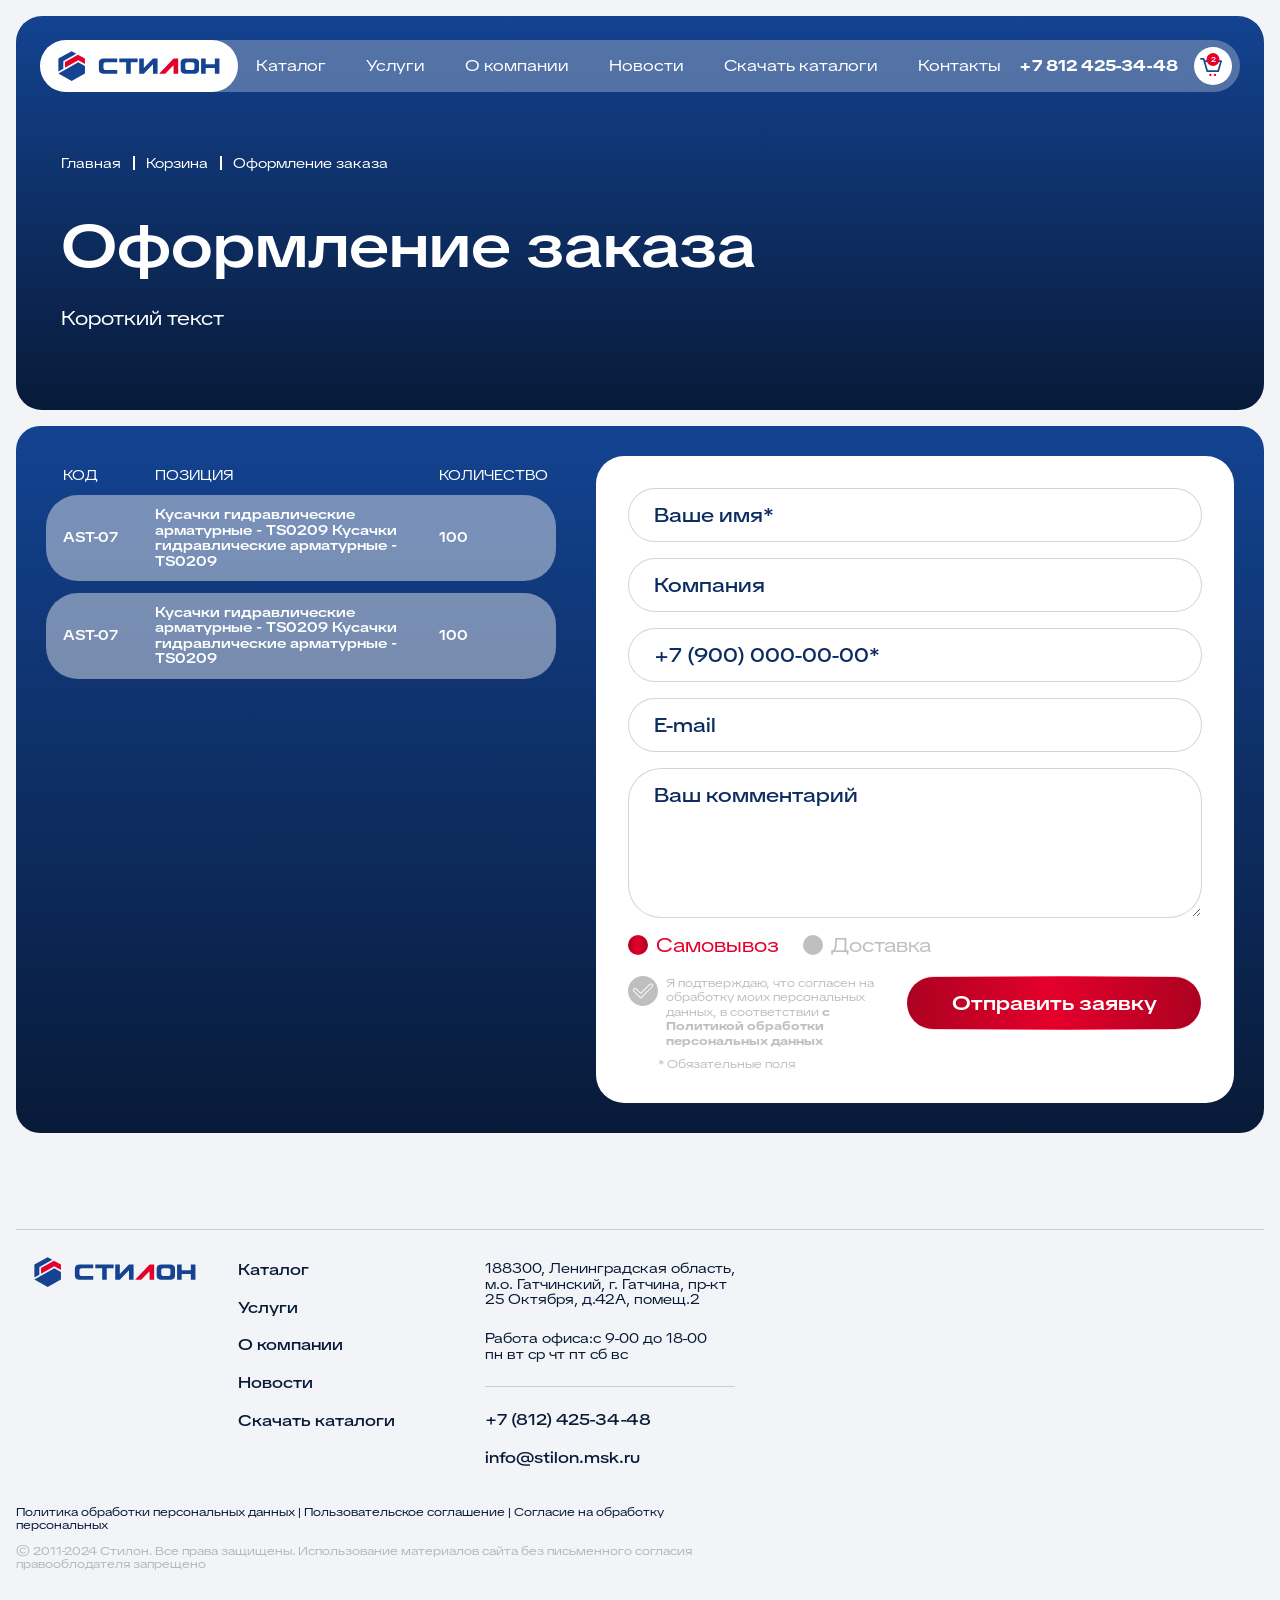
<file: order.html>
<!DOCTYPE html>
<html lang="ru">

<head>
    <meta charset="UTF-8">
    <meta name="viewport" content="width=device-width, initial-scale=1.0">
    <link rel="stylesheet" href="./scss/main.css">
    <title>Оформление заказа</title>
</head>

<body>
    <header class="header">
        <div class="container">
            <div class="header__wrapper">
                <div class="header__inner">
                    <a href="#" class="header__logo">
                        <img class="logo-primary" src="./img/logo.svg" alt="">
                        <img class="logo-white" src="./img/logo-white.svg" alt="">
                    </a>
                    <nav class="header__nav">
                        <ul class="header__nav-list">
                            <li class="header__nav-item">
                                <a href="#" class="header__nav-link line-link">Каталог</a>
                            </li>
                            <li class="header__nav-item">
                                <a href="#" class="header__nav-link line-link">Услуги</a>
                            </li>
                            <li class="header__nav-item">
                                <a href="#" class="header__nav-link line-link">О компании</a>
                            </li>
                            <li class="header__nav-item">
                                <a href="#" class="header__nav-link line-link">Новости</a>
                            </li>
                            <li class="header__nav-item">
                                <a href="#" class="header__nav-link line-link">Скачать каталоги</a>
                            </li>
                            <li class="header__nav-item">
                                <a href="#" class="header__nav-link line-link">Контакты</a>
                            </li>
                        </ul>
                    </nav>
                    <div class="header__action">
                        <a href="tel:+78124253448" class="header__tel line-link">+7 812 425-34-48</a>
                        <a href="#" class="header__basket">
                            <span class="header__basket-icon">
                                <svg width="22" height="19" viewBox="0 0 22 19" fill="none"
                                    xmlns="http://www.w3.org/2000/svg">
                                    <path
                                        d="M21.8284 2.57417C21.6661 2.35757 21.4113 2.23008 21.1406 2.23008H4.95357L4.48164 0.617934C4.37443 0.251668 4.03855 0 3.6569 0H0.859375C0.384742 0 0 0.384742 0 0.859375C0 1.33401 0.384742 1.71875 0.859375 1.71875H3.01301C3.13852 2.14754 6.31288 12.9914 6.4411 13.4295C6.54831 13.7957 6.88424 14.0474 7.26585 14.0474H18.1845C18.5662 14.0474 18.902 13.7957 19.0093 13.4295L21.9654 3.33089C22.0414 3.07119 21.9906 2.79078 21.8284 2.57417ZM17.5407 12.3286H7.90973L5.45673 3.94883H19.9937L17.5407 12.3286Z"
                                        fill="#194B8E" />
                                    <path
                                        d="M10.4106 18.0469C11.0514 18.0469 11.5708 17.5275 11.5708 16.8867C11.5708 16.246 11.0514 15.7266 10.4106 15.7266C9.76991 15.7266 9.25049 16.246 9.25049 16.8867C9.25049 17.5275 9.76991 18.0469 10.4106 18.0469Z"
                                        fill="#E4002B" />
                                    <path
                                        d="M15.0396 18.0469C15.6803 18.0469 16.1997 17.5275 16.1997 16.8867C16.1997 16.246 15.6803 15.7266 15.0396 15.7266C14.3988 15.7266 13.8794 16.246 13.8794 16.8867C13.8794 17.5275 14.3988 18.0469 15.0396 18.0469Z"
                                        fill="#E4002B" />
                                </svg>
                            </span>
                            <span class="header__basket-counter">2</span>
                        </a>
                        <button type="button" class="header__burger">
                            <img class="header__burger-default" src="./img/burger.svg" alt="">
                            <img class="header__burger-close" src="./img/burger-close.svg" alt="">
                        </button>
                    </div>
                </div>
            </div>

        </div>
    </header>
    <main>
        <section class="hero-page-header section">
            <div class="container">
                <div class="hero-page-header__inner">
                    <div class="hero-page-header__breadcrumbs breadcrumbs">
                        <ul class="breadcrumbs__list">
                            <li class="breadcrumbs__item">
                                <a href="#" class="breadcrumbs__link">Главная</a>
                            </li>
                            <li class="breadcrumbs__item">
                                <a href="#" class="breadcrumbs__link">Корзина</a>
                            </li>
                            <li class="breadcrumbs__item">
                                <a href="#" class="breadcrumbs__link">Оформление заказа</a>
                            </li>
                        </ul>
                    </div>
                    <h1 class="hero-page-header__title">Оформление заказа</h1>
                    <div class="hero-page-header__desc">Короткий текст</div>
                </div>
            </div>
        </section>
        <section class="order section">
            <div class="container">
                <div class="order__inner">
                    <div class="order__goods">
                        <div class="order__table">
                            <div class="order__table-head">
                                <div class="order__table-head-cell">Код</div>
                                <div class="order__table-head-cell">Позиция</div>
                                <div class="order__table-head-cell">Количество</div>
                            </div>
                            <div class="order__table-body">
                                <div class="order__table-row">
                                    <div class="order__table-row-cell">AST-07</div>
                                    <div class="order__table-row-cell">
                                        Кусачки гидравлические арматурные - TS0209
                                        Кусачки гидравлические арматурные - TS0209
                                    </div>
                                    <div class="order__table-row-cell">100</div>
                                </div>
                                <div class="order__table-row">
                                    <div class="order__table-row-cell">AST-07</div>
                                    <div class="order__table-row-cell">
                                        Кусачки гидравлические арматурные - TS0209
                                        Кусачки гидравлические арматурные - TS0209
                                    </div>
                                    <div class="order__table-row-cell">100</div>
                                </div>
                            </div>

                        </div>
                    </div>
                    <form action="#" class="order__form contacts-form">
                        <div class="form-group">
                            <input type="text" class="form-control" placeholder="Ваше имя*">
                        </div>
                        <div class="form-group">
                            <input type="text" class="form-control" placeholder="Компания">
                        </div>
                        <div class="form-group">
                            <input type="text" class="form-control" placeholder="+7 (900) 000-00-00*">
                        </div>
                        <div class="form-group">
                            <input type="text" class="form-control" placeholder="E-mail">
                        </div>
                        <div class="form-group">
                            <textarea class="form-control" name="" id="" placeholder="Ваш комментарий"></textarea>
                        </div>
                        <div class="form-radios">
                            <div class="form-radio">
                                <input type="radio" name="delivery" id="delivery_01" checked>
                                <label for="delivery_01">Самовывоз</label>
                            </div>
                            <div class="form-radio">
                                <input type="radio" name="delivery" id="delivery_02">
                                <label for="delivery_02">Доставка </label>
                            </div>
                        </div>
                        <div class="form-bottom">
                            <div class="form-action">
                                <div class="form-checkbox">
                                    <input type="checkbox" name="" id="id_form_agreement">
                                    <label for="id_form_agreement">
                                        Я подтверждаю, что согласен на обработку моих персональных данных, в соответствии
                                        <a href="#">с Политикой обработки персональных данных</a>
                                    </label>
                                </div>
                                <button type="button" class="form-btn btn btn--secondary">
                                    <div class="btn__text">Отправить заявку</div>
                                </button>
                            </div>
                            <div class="form-tip">
                                * Обязательные поля
                            </div>
                        </div>
                    </form>
                </div>
            </div>
        </section>
    </main>
    <footer class="footer">
        <div class="container">
            <div class="footer__inner">
                <div class="footer__main">
                    <div class="footer__top">
                        <a href="#" class="footer__logo">
                            <img src="./img/logo.svg" alt="">
                        </a>
                        <nav class="footer__nav">
                            <a href="#" class="footer__nav-link line-link">Каталог</a>
                            <a href="#" class="footer__nav-link line-link">Услуги</a>
                            <a href="#" class="footer__nav-link line-link">О компании</a>
                            <a href="#" class="footer__nav-link line-link">Новости</a>
                            <a href="#" class="footer__nav-link line-link">Скачать каталоги</a>
                        </nav>
                        <div class="footer__contacts">
                            <div class="footer__contacts-top">
                                <div class="footer__contacts-address">
                                    188300, Ленинградская область, м.о. Гатчинский,
                                    г. Гатчина, пр-кт 25 Октября, д.42А, помещ.2
                                </div>
                                <div class="footer__contacts-address">
                                    Работа офиса:с 9-00 до 18-00 <br> пн вт ср чт пт сб вс
                                </div>
                            </div>
                            <div class="footer__contacts-links">
                                <a href="#" class="footer__contacts-link line-link">+7 (812) 425-34-48</a>
                                <a href="#" class="footer__contacts-link line-link">info@stilon.msk.ru</a>
                            </div>
                        </div>
                    </div>
                    <div class="footer__bottom">
                        <div class="footer__policy">
                            <a href="#" class="line-link">Политика обработки персональных данных |</a>
                            <a href="#" class="line-link">Пользовательское соглашение |</a>
                            <a href="#" class="line-link">Согласие на обработку персональных</a>
                        </div>
                        <div class="footer__copyright">
                            © 2011-2024 Стилон. Все права защищены. Использование материалов
                            сайта без письменного согласия правооблодателя запрещено
                        </div>
                    </div>
                </div>
                <div class="footer__map">
                    <iframe
                        src="https://yandex.ru/map-widget/v1/?um=constructor%3A3d150646aafa24e2a038e88ef0f537c2dd615debf483e47c94ade8879117e99b&amp;source=constructor"
                        width="100%" height="400" frameborder="0"></iframe>
                </div>
            </div>
        </div>
    </footer>

    <script src="js/main.js"></script>
</body>

</html>
</file>
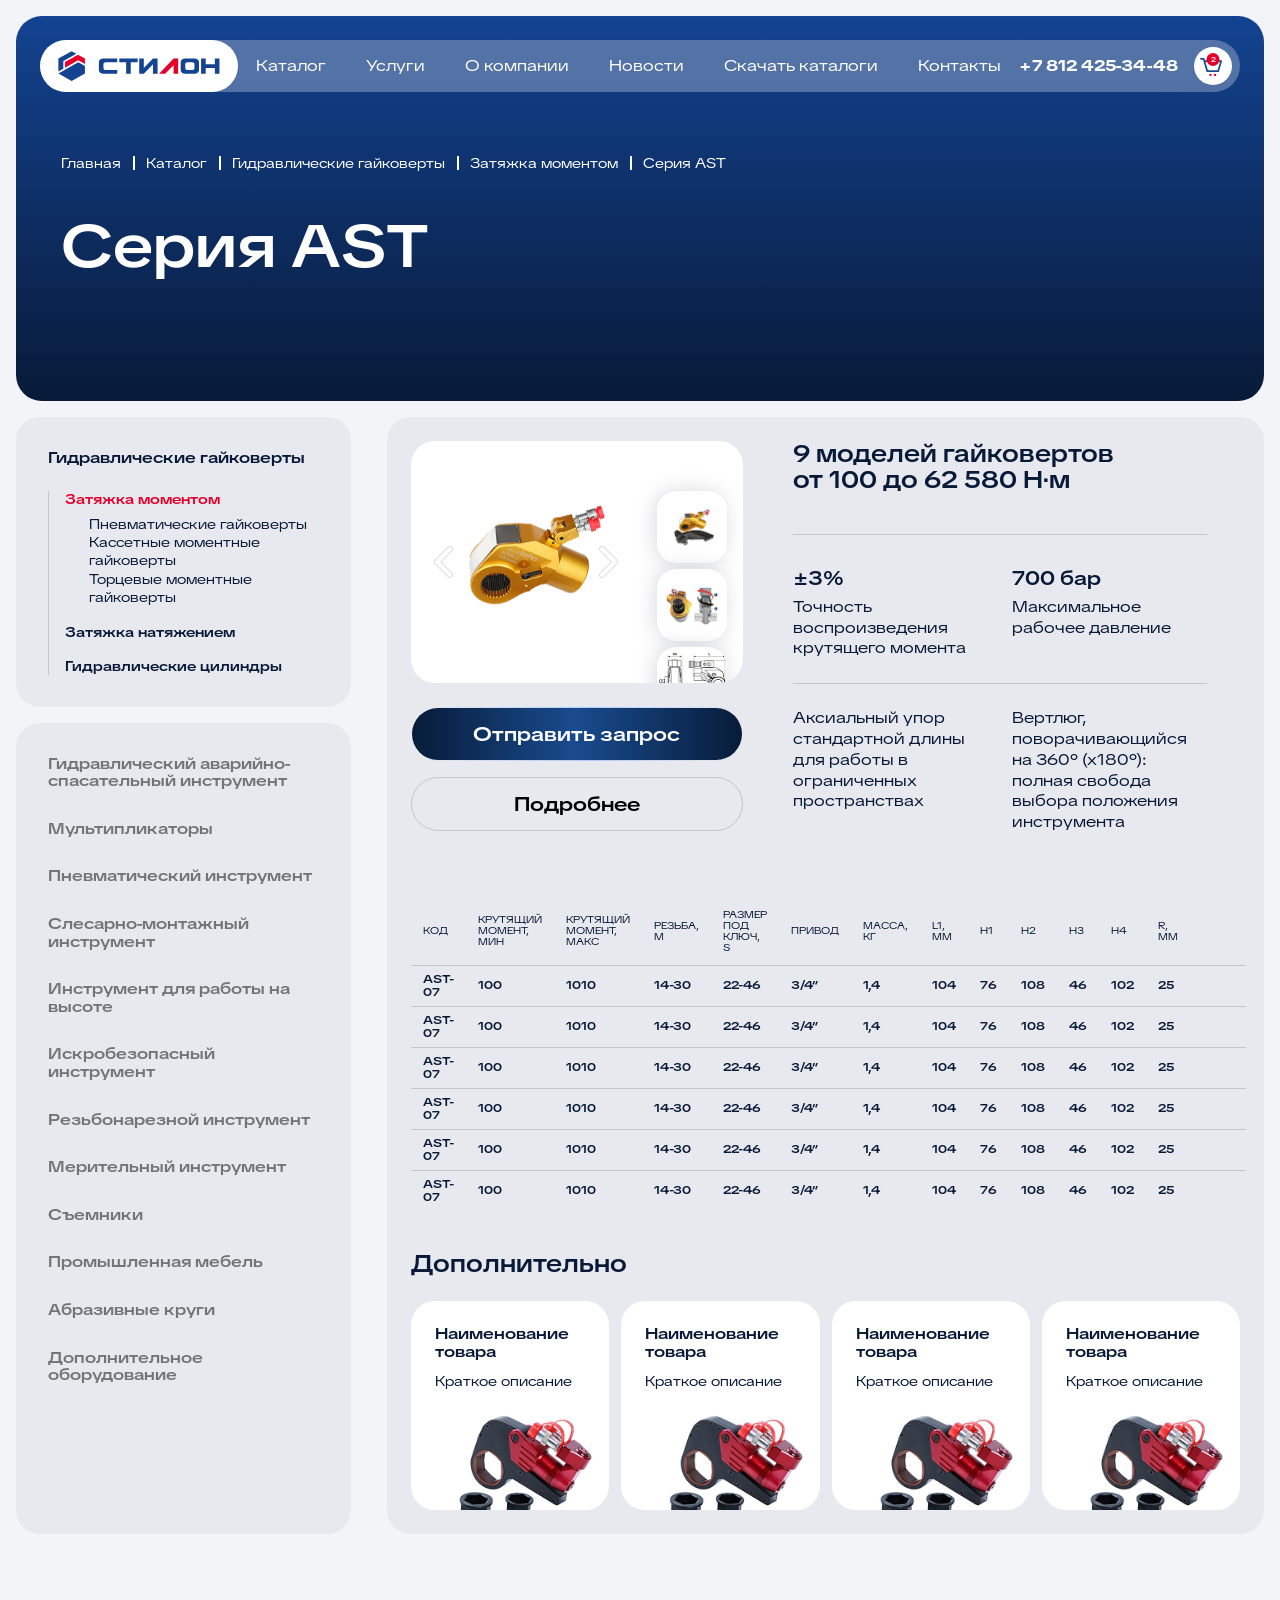
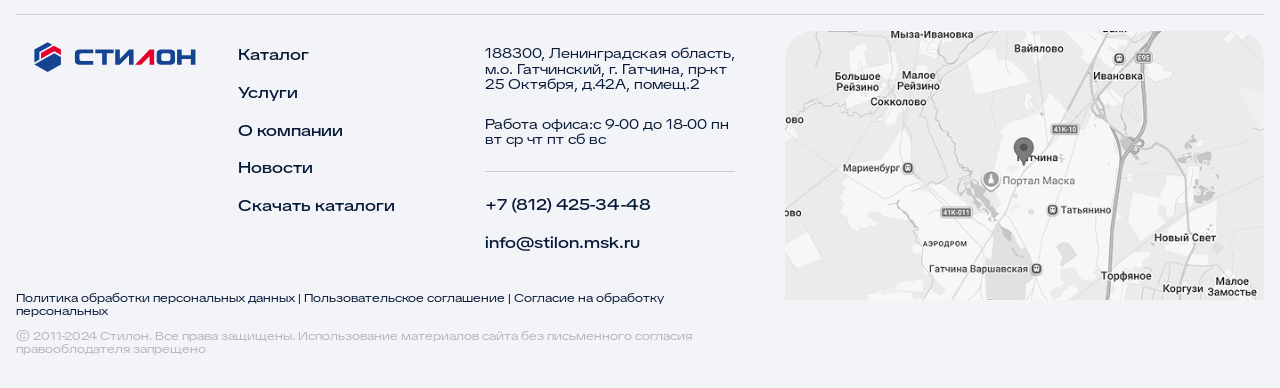
<file: product-detailed.html>
<!DOCTYPE html>
<html lang="ru">

<head>
    <meta charset="UTF-8">
    <meta name="viewport" content="width=device-width, initial-scale=1.0">
    <link rel="stylesheet" href="./scss/swiper.min.css">
    <link rel="stylesheet" href="./scss/fancybox.min.css">
    <link rel="stylesheet" href="./scss/main.css">
    <title>Каталог</title>
</head>

<body>
    <header class="header">
        <div class="container">
            <div class="header__wrapper">
                <div class="header__inner">
                    <a href="#" class="header__logo">
                        <img class="logo-primary" src="./img/logo.svg" alt="">
                        <img class="logo-white" src="./img/logo-white.svg" alt="">
                    </a>
                    <nav class="header__nav">
                        <ul class="header__nav-list">
                            <li class="header__nav-item">
                                <a href="#" class="header__nav-link line-link js-header-catalog-link">Каталог</a>
                            </li>
                            <li class="header__nav-item">
                                <a href="#" class="header__nav-link line-link">Услуги</a>
                            </li>
                            <li class="header__nav-item">
                                <a href="#" class="header__nav-link line-link">О компании</a>
                            </li>
                            <li class="header__nav-item">
                                <a href="#" class="header__nav-link line-link">Новости</a>
                            </li>
                            <li class="header__nav-item">
                                <a href="#" class="header__nav-link line-link">Скачать каталоги</a>
                            </li>
                            <li class="header__nav-item">
                                <a href="#" class="header__nav-link line-link">Контакты</a>
                            </li>
                        </ul>
                    </nav>
                    <div class="header__action">
                        <a href="tel:+78124253448" class="header__tel line-link">+7 812 425-34-48</a>
                        <a href="#" class="header__basket">
                            <span class="header__basket-icon">
                                <svg width="22" height="19" viewBox="0 0 22 19" fill="none"
                                    xmlns="http://www.w3.org/2000/svg">
                                    <path
                                        d="M21.8284 2.57417C21.6661 2.35757 21.4113 2.23008 21.1406 2.23008H4.95357L4.48164 0.617934C4.37443 0.251668 4.03855 0 3.6569 0H0.859375C0.384742 0 0 0.384742 0 0.859375C0 1.33401 0.384742 1.71875 0.859375 1.71875H3.01301C3.13852 2.14754 6.31288 12.9914 6.4411 13.4295C6.54831 13.7957 6.88424 14.0474 7.26585 14.0474H18.1845C18.5662 14.0474 18.902 13.7957 19.0093 13.4295L21.9654 3.33089C22.0414 3.07119 21.9906 2.79078 21.8284 2.57417ZM17.5407 12.3286H7.90973L5.45673 3.94883H19.9937L17.5407 12.3286Z"
                                        fill="#194B8E" />
                                    <path
                                        d="M10.4106 18.0469C11.0514 18.0469 11.5708 17.5275 11.5708 16.8867C11.5708 16.246 11.0514 15.7266 10.4106 15.7266C9.76991 15.7266 9.25049 16.246 9.25049 16.8867C9.25049 17.5275 9.76991 18.0469 10.4106 18.0469Z"
                                        fill="#E4002B" />
                                    <path
                                        d="M15.0396 18.0469C15.6803 18.0469 16.1997 17.5275 16.1997 16.8867C16.1997 16.246 15.6803 15.7266 15.0396 15.7266C14.3988 15.7266 13.8794 16.246 13.8794 16.8867C13.8794 17.5275 14.3988 18.0469 15.0396 18.0469Z"
                                        fill="#E4002B" />
                                </svg>
                            </span>
                            <span class="header__basket-counter">2</span>
                        </a>
                        <button type="button" class="header__burger">
                            <img class="header__burger-default" src="./img/burger.svg" alt="">
                            <img class="header__burger-close" src="./img/burger-close.svg" alt="">
                        </button>
                    </div>
                </div>
                <div class="header__catalog js-header-catalog-menu">
                    <div class="header__catalog-grid">
                        <a href="#" class="header__catalog-block">
                            <div class="header__catalog-block-title">Гидравлические <br> гайковерты</div>
                            <div class="header__catalog-block-icon"></div>
                        </a>
                        <a href="#" class="header__catalog-block">
                            <div class="header__catalog-block-title">Абразивные <br> круги</div>
                            <div class="header__catalog-block-icon"></div>
                        </a>
                        <a href="#" class="header__catalog-block">
                            <div class="header__catalog-block-title">Мультипликаторы</div>
                            <div class="header__catalog-block-icon"></div>
                        </a>
                        <a href="#" class="header__catalog-block">
                            <div class="header__catalog-block-title">Пневматический <br> инструмент</div>
                            <div class="header__catalog-block-icon"></div>
                        </a>
                        <a href="#" class="header__catalog-block">
                            <div class="header__catalog-block-title">Инструмент <br> для работы <br> на высоте</div>
                            <div class="header__catalog-block-icon"></div>
                        </a>
                        <a href="#" class="header__catalog-block">
                            <div class="header__catalog-block-title">Инструмент <br> для работы <br> на высоте</div>
                            <div class="header__catalog-block-icon"></div>
                        </a>
                        <a href="#" class="header__catalog-block">
                            <div class="header__catalog-block-title">Инструмент <br> для работы <br> на высоте</div>
                            <div class="header__catalog-block-icon"></div>
                        </a>
                        <a href="#" class="header__catalog-block">
                            <div class="header__catalog-block-title">Инструмент <br> для работы <br> на высоте</div>
                            <div class="header__catalog-block-icon"></div>
                        </a>
                        <a href="#" class="header__catalog-block">
                            <div class="header__catalog-block-title">Инструмент <br> для работы <br> на высоте</div>
                            <div class="header__catalog-block-icon"></div>
                        </a>
                        <a href="#" class="header__catalog-block">
                            <div class="header__catalog-block-title">Инструмент <br> для работы <br> на высоте</div>
                            <div class="header__catalog-block-icon"></div>
                        </a>
                        <a href="#" class="header__catalog-block header__catalog-block--xl">
                            <div class="header__catalog-block-title">
                                Гидравлический аварийно-спасательный инструмент
                            </div>
                            <div class="header__catalog-block-icon"></div>
                        </a>
                        <a href="#" class="header__catalog-block header__catalog-block--xl">
                            <div class="header__catalog-block-title">
                                Промышленная <br> мебель
                            </div>
                            <div class="header__catalog-block-icon"></div>
                        </a>
                        <a href="#" class="header__catalog-block header__catalog-block--xl">
                            <div class="header__catalog-block-title">
                                Дополнительное <br> оборудование
                            </div>
                            <div class="header__catalog-block-icon"></div>
                        </a>
                    </div>

                </div>
            </div>

        </div>
    </header>
    <main>
        <section class="hero-page-header section">
            <div class="container">
                <div class="hero-page-header__inner">
                    <div class="hero-page-header__breadcrumbs breadcrumbs">
                        <ul class="breadcrumbs__list">
                            <li class="breadcrumbs__item">
                                <a href="#" class="breadcrumbs__link">Главная</a>
                            </li>
                            <li class="breadcrumbs__item">
                                <a href="#" class="breadcrumbs__link">Каталог</a>
                            </li>
                            <li class="breadcrumbs__item">
                                <a href="#" class="breadcrumbs__link">Гидравлические гайковерты</a>
                            </li>
                            <li class="breadcrumbs__item">
                                <a href="#" class="breadcrumbs__link">Затяжка моментом</a>
                            </li>
                            <li class="breadcrumbs__item">
                                <a href="#" class="breadcrumbs__link">Серия AST</a>
                            </li>
                        </ul>
                    </div>
                    <h1 class="hero-page-header__title">Серия AST</h1>
                </div>
            </div>
        </section>
        <section class="catalog">
            <div class="container">
                <div class="catalog__inner">
                    <div class="catalog__sidebar">
                        <div class="catalog__sidebar-inner">
                            <div class="catalog__sidebar-block">
                                <div class="catalog__nav catalog-menu">
                                    <ul class="catalog-menu__list">
                                        <li class="catalog-menu__item catalog-submenu">
                                            <a href="#" class="catalog-menu__link">Гидравлические гайковерты</a>
                                            <ul class="catalog-submenu__list">
                                                <li class="catalog-submenu__item catalog-subsubmenu">
                                                    <a href="#" class="catalog-submenu__link catalog-submenu__link--active">Затяжка моментом</a>
                                                    <ul class="catalog-subsubmenu__list">
                                                        <li class="catalog-subsubmenu__item">
                                                            <a href="#" class="catalog-subsubmenu__link">Пневматические гайковерты</a>
                                                        </li>
                                                        <li class="catalog-subsubmenu__item">
                                                            <a href="#" class="catalog-subsubmenu__link">Кассетные моментные гайковерты</a>
                                                        </li>
                                                        <li class="catalog-subsubmenu__item">
                                                            <a href="#" class="catalog-subsubmenu__link">Торцевые моментные гайковерты</a>
                                                        </li>
                                                    </ul>
                                                </li>
                                                <li class="catalog-submenu__item">
                                                    <a href="#" class="catalog-submenu__link">Затяжка натяжением</a>
                                                </li>
                                                <li class="catalog-submenu__item">
                                                    <a href="#" class="catalog-submenu__link">Гидравлические цилиндры</a>
                                                </li>
                                            </ul>
                                        </li>
                                    </ul>
                                </div>
                            </div>
                            <div class="catalog__sidebar-block">
                                <div class="catalog__links">
                                    <a href="#" class="catalog__link">
                                        Гидравлический аварийно-спасательный инструмент
                                    </a>
                                    <a href="#" class="catalog__link">
                                        Мультипликаторы
                                    </a>
                                    <a href="#" class="catalog__link">
                                        Пневматический инструмент
                                    </a>
                                    <a href="#" class="catalog__link">
                                        Слесарно-монтажный инструмент
                                    </a>
                                    <a href="#" class="catalog__link">
                                        Инструмент для работы на высоте
                                    </a>
                                    <a href="#" class="catalog__link">
                                        Искробезопасный инструмент
                                    </a>
                                    <a href="#" class="catalog__link">
                                        Резьбонарезной инструмент
                                    </a>
                                    <a href="#" class="catalog__link">
                                        Мерительный инструмент
                                    </a>
                                    <a href="#" class="catalog__link">
                                        Съемники
                                    </a>
                                    <a href="#" class="catalog__link">
                                        Промышленная мебель
                                    </a>
                                    <a href="#" class="catalog__link">
                                        Абразивные круги
                                    </a>
                                    <a href="#" class="catalog__link">
                                        Дополнительное оборудование
                                    </a>
                                </div>
                            </div>
                        </div>
                    </div>
                    <div class="catalog__main">
                        <div class="product-detailed">
                            <div class="product-detailed__main">
                                <div class="product-details">
                                    <div class="product-details__main">
                                        <div class="product-details__gallery">
                                            <div class="product-details__slider js-product-detailed-slider">
                                                <div class="swiper-wrapper">
                                                    <div class="swiper-slide">
                                                        <picture class="product-details__slider-img">
                                                            <img src="./img/product-detailed/img-01.png" alt="">
                                                        </picture>
                                                    </div>
                                                    <div class="swiper-slide">
                                                        <picture class="product-details__slider-img">
                                                            <img src="./img/product-detailed/img-01.png" alt="">
                                                        </picture>
                                                    </div>
                                                    <div class="swiper-slide">
                                                        <picture class="product-details__slider-img">
                                                            <img src="./img/product-detailed/img-01.png" alt="">
                                                        </picture>
                                                    </div>
                                                    <div class="swiper-slide">
                                                        <picture class="product-details__slider-img">
                                                            <img src="./img/product-detailed/img-01.png" alt="">
                                                        </picture>
                                                    </div>
                                                    <div class="swiper-slide">
                                                        <picture class="product-details__slider-img">
                                                            <img src="./img/product-detailed/img-01.png" alt="">
                                                        </picture>
                                                    </div>
                                                </div>
                                                <button type="button" class="product-details__slider-prev js-product-detailed-slider-prev">
                                                    <svg width="19" height="32" viewBox="0 0 19 32" fill="none" xmlns="http://www.w3.org/2000/svg">
                                                        <path fill-rule="evenodd" clip-rule="evenodd" d="M16.0021 31.8966C16.8034 31.8966 17.5551 31.5871 18.1222 31.022C19.2926 29.8557 19.2926 27.9583 18.1222 26.7921L7.2426 15.9506L18.1222 5.10454C19.2926 3.9383 19.2926 2.04092 18.1222 0.874679C16.9519 -0.29156 15.0479 -0.29156 13.8775 0.874679L0.877754 13.8334C-0.292585 14.9996 -0.292585 16.897 0.877754 18.0632L13.8775 31.022C14.4447 31.5871 15.1964 31.8966 16.0021 31.8966ZM16.0021 0.749084C16.6053 0.749084 17.168 0.982332 17.5911 1.40397C18.4688 2.27865 18.4688 3.70057 17.5911 4.57524L6.44587 15.6859C6.30182 15.8294 6.30182 16.0672 6.44587 16.2107L17.5911 27.3214C18.4688 28.1961 18.4688 29.618 17.5911 30.4927C16.7133 31.3673 15.2864 31.3673 14.4087 30.4927L1.40441 17.534C0.531153 16.6593 0.531153 15.2374 1.40441 14.3627L14.4087 1.40397C14.8318 0.982332 15.399 0.749084 16.0021 0.749084Z" fill="#858994" fill-opacity="0.36"/>
                                                    </svg>
                                                </button>
                                                <button type="button" class="product-details__slider-next js-product-detailed-slider-next">
                                                    <svg width="19" height="32" viewBox="0 0 19 32" fill="none" xmlns="http://www.w3.org/2000/svg">
                                                        <path fill-rule="evenodd" clip-rule="evenodd" d="M2.99787 31.8966C2.19664 31.8966 1.44492 31.5871 0.877754 31.022C-0.292585 29.8557 -0.292585 27.9583 0.877754 26.7921L11.7574 15.9506L0.877754 5.10454C-0.292585 3.9383 -0.292585 2.04092 0.877754 0.874679C2.04809 -0.29156 3.95214 -0.29156 5.12248 0.874679L18.1222 13.8334C19.2926 14.9996 19.2926 16.897 18.1222 18.0632L5.12248 31.022C4.55532 31.5871 3.8036 31.8966 2.99787 31.8966ZM2.99787 0.749084C2.39469 0.749084 1.83203 0.982332 1.40891 1.40397C0.531154 2.27865 0.531154 3.70057 1.40891 4.57524L12.5541 15.6859C12.6982 15.8294 12.6982 16.0672 12.5541 16.2107L1.40891 27.3214C0.531154 28.1961 0.531154 29.618 1.40891 30.4927C2.28666 31.3673 3.71358 31.3673 4.59133 30.4927L17.5956 17.534C18.4688 16.6593 18.4688 15.2374 17.5956 14.3627L4.59133 1.40397C4.16821 0.982332 3.60104 0.749084 2.99787 0.749084Z" fill="#858994" fill-opacity="0.36"/>
                                                    </svg>
                                                </button>
                                            </div>
                                            <div class="product-details__thumbs js-product-detailed-thumbs">
                                                <div class="swiper-wrapper">
                                                    <div class="swiper-slide">
                                                        <picture class="product-details__thumbs-img">
                                                            <img src="./img/product-detailed/thumb-01.png" alt="">
                                                        </picture>
                                                    </div>
                                                    <div class="swiper-slide">
                                                        <picture class="product-details__thumbs-img">
                                                            <img src="./img/product-detailed/thumb-02.png" alt="">
                                                        </picture>
                                                    </div>
                                                    <div class="swiper-slide">
                                                        <picture class="product-details__thumbs-img">
                                                            <img src="./img/product-detailed/thumb-03.png" alt="">
                                                        </picture>
                                                    </div>
                                                    <div class="swiper-slide">
                                                        <picture class="product-details__thumbs-img">
                                                            <img src="./img/product-detailed/thumb-03.png" alt="">
                                                        </picture>
                                                    </div>
                                                    <div class="swiper-slide">
                                                        <picture class="product-details__thumbs-img">
                                                            <img src="./img/product-detailed/thumb-01.png" alt="">
                                                        </picture>
                                                    </div>
                                                </div>
                                            </div>
                                        </div>
                                        <div class="product-details__action">
                                            <button type="button" class="product-details__btn btn btn--wide">
                                                <div class="btn__text">Отправить запрос</div>
                                            </button>
                                            <button type="button" class="product-details__more-info" data-reveal="product-desc">Подробнее</button>
                                        </div>
                                    </div>
                                    <div class="product-details__info">
                                        <div class="product-details__title">
                                            9 моделей гайковертов <br> от 100 до 62 580 Н∙м
                                        </div>
                                        <div class="product-details__list">
                                            <div class="product-details__list-row">
                                                <div class="product-details__list-item">
                                                    <span>±3%</span>
                                                    Точность воспроизведения крутящего момента
                                                </div>
                                                <div class="product-details__list-item">
                                                    <span>700 бар</span>
                                                    Максимальное рабочее давление
                                                </div>
                                            </div>
                                            <div class="product-details__list-row">
                                                <div class="product-details__list-item">
                                                    Аксиальный упор стандартной длины 
                                                    для работы в ограниченных пространствах
                                                </div>
                                                <div class="product-details__list-item">
                                                    Вертлюг, поворачивающийся на 360° (х180°): 
                                                    полная свобода выбора положения инструмента
                                                </div>
                                            </div>
                                        </div>
                                    </div>
                                </div>
                            </div>
                            <div class="product-detailed__desc" id="product-desc">
                                <div class="product-detailed__desc-text">
                                    <p>Гидравлические торцевые гайковёрты серии AST представляют собой флагманскую 
                                    серию моделей моментных ключей teho. Серия отличается широким ассортиментом 
                                    доступных моделей с различными крутящими моментами и аксиальным 
                                    расположением реакционного упора.</p>
                                    <p>Использование шлицевого посадочного гнезда, расположенного соосно 
                                    с приводным валом гайковёрта, существенно облегчает его применение 
                                    во многих реальных промышленных задачах. Перенос возникающей скручивающей 
                                    силы непосредственно на приводную часть ключа увеличивает срок его 
                                    эксплуатации при работе с предельно высокими крутящими моментами.</p>
                                    <p>Дополнительно, использование аксиального посадочного 
                                    гнезда обеспечивает возможность разработки специальных 
                                    приспособлений для решения нестандартных задач по обслуживанию 
                                    болтовых соединений, в частности – приспособлений для безупорной 
                                    затяжки ответственного крепежа.</p>
                                    <p>Применение профильной шайбы (3) со специальной насечкой, обеспечивающей 
                                    сцепление с поверхностью, и соответствующего упорного стакана-адаптера 
                                    (1) позволяет обслуживать резьбовое соединение в режиме безупорной 
                                    затяжки. Рабочее усилие передаётся на гайку при помощи стандартной 
                                    торцевой головки (2). Возникающий при работе крутящий момент переносится 
                                    непосредственно на профильную шайбу, без необходимости использования 
                                    внешней точки опоры.</p>
                                    <p>Безупорный режим работы обеспечивает максимальную точность момента 
                                    затяжки крепежа и одновременно позволяет не использовать другие элементы 
                                    конструкции в качестве неподвижной опоры, исключая  возможность их повреждения.</p>
                                </div>
                                <a href="#" class="product-detailed__desc-btn" data-reveal="product-desc">
                                    Скрыть подробности
                                </a>
                            </div>
                            <div class="product-detailed__series">
                                <div class="product-detailed__series-table">
                                    <div class="product-detailed__series-head">
                                        <div class="product-detailed__series-cell">Код</div>
                                        <div class="product-detailed__series-cell">Крутящий <br> момент, мин</div>
                                        <div class="product-detailed__series-cell">Крутящий <br> момент, макс</div>
                                        <div class="product-detailed__series-cell">Резьба, <br> м</div>
                                        <div class="product-detailed__series-cell">Размер <br> под ключ, S</div>
                                        <div class="product-detailed__series-cell">Привод</div>
                                        <div class="product-detailed__series-cell">Масса, кг</div>
                                        <div class="product-detailed__series-cell">L1, мм</div>
                                        <div class="product-detailed__series-cell">H1</div>
                                        <div class="product-detailed__series-cell">H2</div>
                                        <div class="product-detailed__series-cell">H3</div>
                                        <div class="product-detailed__series-cell">H4</div>
                                        <div class="product-detailed__series-cell">R, мм</div>
                                        <div class="product-detailed__series-cell"></div>
                                    </div>
                                    <div class="product-detailed__series-item">
                                        <div class="product-detailed__series-cell">AST-07</div>
                                        <div class="product-detailed__series-cell">100</div>
                                        <div class="product-detailed__series-cell">1010</div>
                                        <div class="product-detailed__series-cell">14-30</div>
                                        <div class="product-detailed__series-cell">22-46</div>
                                        <div class="product-detailed__series-cell">3/4″</div>
                                        <div class="product-detailed__series-cell">1,4</div>
                                        <div class="product-detailed__series-cell">104</div>
                                        <div class="product-detailed__series-cell">76</div>
                                        <div class="product-detailed__series-cell">108</div>
                                        <div class="product-detailed__series-cell">46</div>
                                        <div class="product-detailed__series-cell">102</div>
                                        <div class="product-detailed__series-cell">25</div>
                                        <div class="product-detailed__series-cell">
                                            <button class="product-detailed__series-to-cart">
                                                <svg width="22" height="19" viewBox="0 0 22 19" fill="none" xmlns="http://www.w3.org/2000/svg">
                                                    <path d="M21.8284 2.57417C21.6661 2.35757 21.4113 2.23008 21.1406 2.23008H4.95357L4.48164 0.617934C4.37443 0.251668 4.03855 0 3.6569 0H0.859375C0.384742 0 0 0.384742 0 0.859375C0 1.33401 0.384742 1.71875 0.859375 1.71875H3.01301C3.13852 2.14754 6.31288 12.9914 6.4411 13.4295C6.54831 13.7957 6.88424 14.0474 7.26585 14.0474H18.1845C18.5662 14.0474 18.902 13.7957 19.0093 13.4295L21.9654 3.33089C22.0414 3.07119 21.9906 2.79078 21.8284 2.57417ZM17.5407 12.3286H7.90973L5.45673 3.94883H19.9937L17.5407 12.3286Z" fill="#194B8E"/>
                                                    <path d="M10.4106 18.0469C11.0514 18.0469 11.5708 17.5275 11.5708 16.8867C11.5708 16.246 11.0514 15.7266 10.4106 15.7266C9.76991 15.7266 9.25049 16.246 9.25049 16.8867C9.25049 17.5275 9.76991 18.0469 10.4106 18.0469Z" fill="#E4002B"/>
                                                    <path d="M15.0396 18.0469C15.6803 18.0469 16.1997 17.5275 16.1997 16.8867C16.1997 16.246 15.6803 15.7266 15.0396 15.7266C14.3988 15.7266 13.8794 16.246 13.8794 16.8867C13.8794 17.5275 14.3988 18.0469 15.0396 18.0469Z" fill="#E4002B"/>
                                                </svg>
                                            </button>
                                        </div>
                                    </div>
                                    <div class="product-detailed__series-item">
                                        <div class="product-detailed__series-cell">AST-07</div>
                                        <div class="product-detailed__series-cell">100</div>
                                        <div class="product-detailed__series-cell">1010</div>
                                        <div class="product-detailed__series-cell">14-30</div>
                                        <div class="product-detailed__series-cell">22-46</div>
                                        <div class="product-detailed__series-cell">3/4″</div>
                                        <div class="product-detailed__series-cell">1,4</div>
                                        <div class="product-detailed__series-cell">104</div>
                                        <div class="product-detailed__series-cell">76</div>
                                        <div class="product-detailed__series-cell">108</div>
                                        <div class="product-detailed__series-cell">46</div>
                                        <div class="product-detailed__series-cell">102</div>
                                        <div class="product-detailed__series-cell">25</div>
                                        <div class="product-detailed__series-cell">
                                            <button class="product-detailed__series-to-cart">
                                                <svg width="22" height="19" viewBox="0 0 22 19" fill="none" xmlns="http://www.w3.org/2000/svg">
                                                    <path d="M21.8284 2.57417C21.6661 2.35757 21.4113 2.23008 21.1406 2.23008H4.95357L4.48164 0.617934C4.37443 0.251668 4.03855 0 3.6569 0H0.859375C0.384742 0 0 0.384742 0 0.859375C0 1.33401 0.384742 1.71875 0.859375 1.71875H3.01301C3.13852 2.14754 6.31288 12.9914 6.4411 13.4295C6.54831 13.7957 6.88424 14.0474 7.26585 14.0474H18.1845C18.5662 14.0474 18.902 13.7957 19.0093 13.4295L21.9654 3.33089C22.0414 3.07119 21.9906 2.79078 21.8284 2.57417ZM17.5407 12.3286H7.90973L5.45673 3.94883H19.9937L17.5407 12.3286Z" fill="#194B8E"/>
                                                    <path d="M10.4106 18.0469C11.0514 18.0469 11.5708 17.5275 11.5708 16.8867C11.5708 16.246 11.0514 15.7266 10.4106 15.7266C9.76991 15.7266 9.25049 16.246 9.25049 16.8867C9.25049 17.5275 9.76991 18.0469 10.4106 18.0469Z" fill="#E4002B"/>
                                                    <path d="M15.0396 18.0469C15.6803 18.0469 16.1997 17.5275 16.1997 16.8867C16.1997 16.246 15.6803 15.7266 15.0396 15.7266C14.3988 15.7266 13.8794 16.246 13.8794 16.8867C13.8794 17.5275 14.3988 18.0469 15.0396 18.0469Z" fill="#E4002B"/>
                                                </svg>
                                            </button>
                                        </div>
                                    </div>
                                    <div class="product-detailed__series-item">
                                        <div class="product-detailed__series-cell">AST-07</div>
                                        <div class="product-detailed__series-cell">100</div>
                                        <div class="product-detailed__series-cell">1010</div>
                                        <div class="product-detailed__series-cell">14-30</div>
                                        <div class="product-detailed__series-cell">22-46</div>
                                        <div class="product-detailed__series-cell">3/4″</div>
                                        <div class="product-detailed__series-cell">1,4</div>
                                        <div class="product-detailed__series-cell">104</div>
                                        <div class="product-detailed__series-cell">76</div>
                                        <div class="product-detailed__series-cell">108</div>
                                        <div class="product-detailed__series-cell">46</div>
                                        <div class="product-detailed__series-cell">102</div>
                                        <div class="product-detailed__series-cell">25</div>
                                        <div class="product-detailed__series-cell">
                                            <button class="product-detailed__series-to-cart">
                                                <svg width="22" height="19" viewBox="0 0 22 19" fill="none" xmlns="http://www.w3.org/2000/svg">
                                                    <path d="M21.8284 2.57417C21.6661 2.35757 21.4113 2.23008 21.1406 2.23008H4.95357L4.48164 0.617934C4.37443 0.251668 4.03855 0 3.6569 0H0.859375C0.384742 0 0 0.384742 0 0.859375C0 1.33401 0.384742 1.71875 0.859375 1.71875H3.01301C3.13852 2.14754 6.31288 12.9914 6.4411 13.4295C6.54831 13.7957 6.88424 14.0474 7.26585 14.0474H18.1845C18.5662 14.0474 18.902 13.7957 19.0093 13.4295L21.9654 3.33089C22.0414 3.07119 21.9906 2.79078 21.8284 2.57417ZM17.5407 12.3286H7.90973L5.45673 3.94883H19.9937L17.5407 12.3286Z" fill="#194B8E"/>
                                                    <path d="M10.4106 18.0469C11.0514 18.0469 11.5708 17.5275 11.5708 16.8867C11.5708 16.246 11.0514 15.7266 10.4106 15.7266C9.76991 15.7266 9.25049 16.246 9.25049 16.8867C9.25049 17.5275 9.76991 18.0469 10.4106 18.0469Z" fill="#E4002B"/>
                                                    <path d="M15.0396 18.0469C15.6803 18.0469 16.1997 17.5275 16.1997 16.8867C16.1997 16.246 15.6803 15.7266 15.0396 15.7266C14.3988 15.7266 13.8794 16.246 13.8794 16.8867C13.8794 17.5275 14.3988 18.0469 15.0396 18.0469Z" fill="#E4002B"/>
                                                </svg>
                                            </button>
                                        </div>
                                    </div>
                                    <div class="product-detailed__series-item">
                                        <div class="product-detailed__series-cell">AST-07</div>
                                        <div class="product-detailed__series-cell">100</div>
                                        <div class="product-detailed__series-cell">1010</div>
                                        <div class="product-detailed__series-cell">14-30</div>
                                        <div class="product-detailed__series-cell">22-46</div>
                                        <div class="product-detailed__series-cell">3/4″</div>
                                        <div class="product-detailed__series-cell">1,4</div>
                                        <div class="product-detailed__series-cell">104</div>
                                        <div class="product-detailed__series-cell">76</div>
                                        <div class="product-detailed__series-cell">108</div>
                                        <div class="product-detailed__series-cell">46</div>
                                        <div class="product-detailed__series-cell">102</div>
                                        <div class="product-detailed__series-cell">25</div>
                                        <div class="product-detailed__series-cell">
                                            <button class="product-detailed__series-to-cart">
                                                <svg width="22" height="19" viewBox="0 0 22 19" fill="none" xmlns="http://www.w3.org/2000/svg">
                                                    <path d="M21.8284 2.57417C21.6661 2.35757 21.4113 2.23008 21.1406 2.23008H4.95357L4.48164 0.617934C4.37443 0.251668 4.03855 0 3.6569 0H0.859375C0.384742 0 0 0.384742 0 0.859375C0 1.33401 0.384742 1.71875 0.859375 1.71875H3.01301C3.13852 2.14754 6.31288 12.9914 6.4411 13.4295C6.54831 13.7957 6.88424 14.0474 7.26585 14.0474H18.1845C18.5662 14.0474 18.902 13.7957 19.0093 13.4295L21.9654 3.33089C22.0414 3.07119 21.9906 2.79078 21.8284 2.57417ZM17.5407 12.3286H7.90973L5.45673 3.94883H19.9937L17.5407 12.3286Z" fill="#194B8E"/>
                                                    <path d="M10.4106 18.0469C11.0514 18.0469 11.5708 17.5275 11.5708 16.8867C11.5708 16.246 11.0514 15.7266 10.4106 15.7266C9.76991 15.7266 9.25049 16.246 9.25049 16.8867C9.25049 17.5275 9.76991 18.0469 10.4106 18.0469Z" fill="#E4002B"/>
                                                    <path d="M15.0396 18.0469C15.6803 18.0469 16.1997 17.5275 16.1997 16.8867C16.1997 16.246 15.6803 15.7266 15.0396 15.7266C14.3988 15.7266 13.8794 16.246 13.8794 16.8867C13.8794 17.5275 14.3988 18.0469 15.0396 18.0469Z" fill="#E4002B"/>
                                                </svg>
                                            </button>
                                        </div>
                                    </div>
                                    <div class="product-detailed__series-item">
                                        <div class="product-detailed__series-cell">AST-07</div>
                                        <div class="product-detailed__series-cell">100</div>
                                        <div class="product-detailed__series-cell">1010</div>
                                        <div class="product-detailed__series-cell">14-30</div>
                                        <div class="product-detailed__series-cell">22-46</div>
                                        <div class="product-detailed__series-cell">3/4″</div>
                                        <div class="product-detailed__series-cell">1,4</div>
                                        <div class="product-detailed__series-cell">104</div>
                                        <div class="product-detailed__series-cell">76</div>
                                        <div class="product-detailed__series-cell">108</div>
                                        <div class="product-detailed__series-cell">46</div>
                                        <div class="product-detailed__series-cell">102</div>
                                        <div class="product-detailed__series-cell">25</div>
                                        <div class="product-detailed__series-cell">
                                            <button class="product-detailed__series-to-cart">
                                                <svg width="22" height="19" viewBox="0 0 22 19" fill="none" xmlns="http://www.w3.org/2000/svg">
                                                    <path d="M21.8284 2.57417C21.6661 2.35757 21.4113 2.23008 21.1406 2.23008H4.95357L4.48164 0.617934C4.37443 0.251668 4.03855 0 3.6569 0H0.859375C0.384742 0 0 0.384742 0 0.859375C0 1.33401 0.384742 1.71875 0.859375 1.71875H3.01301C3.13852 2.14754 6.31288 12.9914 6.4411 13.4295C6.54831 13.7957 6.88424 14.0474 7.26585 14.0474H18.1845C18.5662 14.0474 18.902 13.7957 19.0093 13.4295L21.9654 3.33089C22.0414 3.07119 21.9906 2.79078 21.8284 2.57417ZM17.5407 12.3286H7.90973L5.45673 3.94883H19.9937L17.5407 12.3286Z" fill="#194B8E"/>
                                                    <path d="M10.4106 18.0469C11.0514 18.0469 11.5708 17.5275 11.5708 16.8867C11.5708 16.246 11.0514 15.7266 10.4106 15.7266C9.76991 15.7266 9.25049 16.246 9.25049 16.8867C9.25049 17.5275 9.76991 18.0469 10.4106 18.0469Z" fill="#E4002B"/>
                                                    <path d="M15.0396 18.0469C15.6803 18.0469 16.1997 17.5275 16.1997 16.8867C16.1997 16.246 15.6803 15.7266 15.0396 15.7266C14.3988 15.7266 13.8794 16.246 13.8794 16.8867C13.8794 17.5275 14.3988 18.0469 15.0396 18.0469Z" fill="#E4002B"/>
                                                </svg>
                                            </button>
                                        </div>
                                    </div>
                                    <div class="product-detailed__series-item">
                                        <div class="product-detailed__series-cell">
                                            AST-07 AST-07 AST-07 AST AST-07 AST-07 AST-07 AST
                                        </div>
                                        <div class="product-detailed__series-cell">100</div>
                                        <div class="product-detailed__series-cell">1010</div>
                                        <div class="product-detailed__series-cell">14-30</div>
                                        <div class="product-detailed__series-cell">22-46</div>
                                        <div class="product-detailed__series-cell">3/4″</div>
                                        <div class="product-detailed__series-cell">1,4</div>
                                        <div class="product-detailed__series-cell">104</div>
                                        <div class="product-detailed__series-cell">76</div>
                                        <div class="product-detailed__series-cell">108</div>
                                        <div class="product-detailed__series-cell">46</div>
                                        <div class="product-detailed__series-cell">102</div>
                                        <div class="product-detailed__series-cell">25</div>
                                        <div class="product-detailed__series-cell">
                                            <button class="product-detailed__series-to-cart">
                                                <svg width="22" height="19" viewBox="0 0 22 19" fill="none" xmlns="http://www.w3.org/2000/svg">
                                                    <path d="M21.8284 2.57417C21.6661 2.35757 21.4113 2.23008 21.1406 2.23008H4.95357L4.48164 0.617934C4.37443 0.251668 4.03855 0 3.6569 0H0.859375C0.384742 0 0 0.384742 0 0.859375C0 1.33401 0.384742 1.71875 0.859375 1.71875H3.01301C3.13852 2.14754 6.31288 12.9914 6.4411 13.4295C6.54831 13.7957 6.88424 14.0474 7.26585 14.0474H18.1845C18.5662 14.0474 18.902 13.7957 19.0093 13.4295L21.9654 3.33089C22.0414 3.07119 21.9906 2.79078 21.8284 2.57417ZM17.5407 12.3286H7.90973L5.45673 3.94883H19.9937L17.5407 12.3286Z" fill="#194B8E"/>
                                                    <path d="M10.4106 18.0469C11.0514 18.0469 11.5708 17.5275 11.5708 16.8867C11.5708 16.246 11.0514 15.7266 10.4106 15.7266C9.76991 15.7266 9.25049 16.246 9.25049 16.8867C9.25049 17.5275 9.76991 18.0469 10.4106 18.0469Z" fill="#E4002B"/>
                                                    <path d="M15.0396 18.0469C15.6803 18.0469 16.1997 17.5275 16.1997 16.8867C16.1997 16.246 15.6803 15.7266 15.0396 15.7266C14.3988 15.7266 13.8794 16.246 13.8794 16.8867C13.8794 17.5275 14.3988 18.0469 15.0396 18.0469Z" fill="#E4002B"/>
                                                </svg>
                                            </button>
                                        </div>
                                    </div>
                                </div>
                            </div>
                            <table class="product-detailed__table">
                                <thead class="product-detailed__table-thead">
                                    <tr class="product-detailed__table-thead-row">
                                        <th class="product-detailed__table-thead-cell">Код</th>
                                        <th class="product-detailed__table-thead-cell">Крутящий <br> момент, мин</th>
                                        <th class="product-detailed__table-thead-cell">Крутящий <br> момент, макс</th>
                                        <th class="product-detailed__table-thead-cell">Резьба, <br> м</th>
                                        <th class="product-detailed__table-thead-cell">Размер <br> под ключ, S</th>
                                        <th class="product-detailed__table-thead-cell">Привод</th>
                                        <th class="product-detailed__table-thead-cell">Масса, кг</th>
                                        <th class="product-detailed__table-thead-cell">L1, мм</th>
                                        <th class="product-detailed__table-thead-cell">H1</th>
                                        <th class="product-detailed__table-thead-cell">H2</th>
                                        <th class="product-detailed__table-thead-cell">H3</th>
                                        <th class="product-detailed__table-thead-cell">H4</th>
                                        <th class="product-detailed__table-thead-cell">R, мм</th>
                                        <th class="product-detailed__table-thead-cell"></th>
                                    </tr>
                                </thead>
                                <tbody class="product-detailed__table-body">
                                    <tr class="product-detailed__table-row">
                                        <td class="product-detailed__table-cell">AST-07</td>
                                        <td class="product-detailed__table-cell">100</td>
                                        <td class="product-detailed__table-cell">1010</td>
                                        <td class="product-detailed__table-cell">14-30</td>
                                        <td class="product-detailed__table-cell">22-46</td>
                                        <td class="product-detailed__table-cell">3/4″</td>
                                        <td class="product-detailed__table-cell">1,4</td>
                                        <td class="product-detailed__table-cell">104</td>
                                        <td class="product-detailed__table-cell">76</td>
                                        <td class="product-detailed__table-cell">108</td>
                                        <td class="product-detailed__table-cell">46</td>
                                        <td class="product-detailed__table-cell">102</td>
                                        <td class="product-detailed__table-cell">25</td>
                                        <td class="product-detailed__table-cell">
                                            <button type="button" data-fancybox data-type="ajax" data-src="popup-add-to-cart.html" class="product-detailed__table-to-cart">
                                                <svg width="22" height="19" viewBox="0 0 22 19" fill="none" xmlns="http://www.w3.org/2000/svg">
                                                    <path d="M21.8284 2.57417C21.6661 2.35757 21.4113 2.23008 21.1406 2.23008H4.95357L4.48164 0.617934C4.37443 0.251668 4.03855 0 3.6569 0H0.859375C0.384742 0 0 0.384742 0 0.859375C0 1.33401 0.384742 1.71875 0.859375 1.71875H3.01301C3.13852 2.14754 6.31288 12.9914 6.4411 13.4295C6.54831 13.7957 6.88424 14.0474 7.26585 14.0474H18.1845C18.5662 14.0474 18.902 13.7957 19.0093 13.4295L21.9654 3.33089C22.0414 3.07119 21.9906 2.79078 21.8284 2.57417ZM17.5407 12.3286H7.90973L5.45673 3.94883H19.9937L17.5407 12.3286Z" fill="#194B8E"/>
                                                    <path d="M10.4106 18.0469C11.0514 18.0469 11.5708 17.5275 11.5708 16.8867C11.5708 16.246 11.0514 15.7266 10.4106 15.7266C9.76991 15.7266 9.25049 16.246 9.25049 16.8867C9.25049 17.5275 9.76991 18.0469 10.4106 18.0469Z" fill="#E4002B"/>
                                                    <path d="M15.0396 18.0469C15.6803 18.0469 16.1997 17.5275 16.1997 16.8867C16.1997 16.246 15.6803 15.7266 15.0396 15.7266C14.3988 15.7266 13.8794 16.246 13.8794 16.8867C13.8794 17.5275 14.3988 18.0469 15.0396 18.0469Z" fill="#E4002B"/>
                                                </svg>
                                            </button>
                                        </td>
                                    </tr>
                                    <tr class="product-detailed__table-row">
                                        <td class="product-detailed__table-cell">AST-07</td>
                                        <td class="product-detailed__table-cell">100</td>
                                        <td class="product-detailed__table-cell">1010</td>
                                        <td class="product-detailed__table-cell">14-30</td>
                                        <td class="product-detailed__table-cell">22-46</td>
                                        <td class="product-detailed__table-cell">3/4″</td>
                                        <td class="product-detailed__table-cell">1,4</td>
                                        <td class="product-detailed__table-cell">104</td>
                                        <td class="product-detailed__table-cell">76</td>
                                        <td class="product-detailed__table-cell">108</td>
                                        <td class="product-detailed__table-cell">46</td>
                                        <td class="product-detailed__table-cell">102</td>
                                        <td class="product-detailed__table-cell">25</td>
                                        <td class="product-detailed__table-cell">
                                            <button class="product-detailed__table-to-cart">
                                                <svg width="22" height="19" viewBox="0 0 22 19" fill="none" xmlns="http://www.w3.org/2000/svg">
                                                    <path d="M21.8284 2.57417C21.6661 2.35757 21.4113 2.23008 21.1406 2.23008H4.95357L4.48164 0.617934C4.37443 0.251668 4.03855 0 3.6569 0H0.859375C0.384742 0 0 0.384742 0 0.859375C0 1.33401 0.384742 1.71875 0.859375 1.71875H3.01301C3.13852 2.14754 6.31288 12.9914 6.4411 13.4295C6.54831 13.7957 6.88424 14.0474 7.26585 14.0474H18.1845C18.5662 14.0474 18.902 13.7957 19.0093 13.4295L21.9654 3.33089C22.0414 3.07119 21.9906 2.79078 21.8284 2.57417ZM17.5407 12.3286H7.90973L5.45673 3.94883H19.9937L17.5407 12.3286Z" fill="#194B8E"/>
                                                    <path d="M10.4106 18.0469C11.0514 18.0469 11.5708 17.5275 11.5708 16.8867C11.5708 16.246 11.0514 15.7266 10.4106 15.7266C9.76991 15.7266 9.25049 16.246 9.25049 16.8867C9.25049 17.5275 9.76991 18.0469 10.4106 18.0469Z" fill="#E4002B"/>
                                                    <path d="M15.0396 18.0469C15.6803 18.0469 16.1997 17.5275 16.1997 16.8867C16.1997 16.246 15.6803 15.7266 15.0396 15.7266C14.3988 15.7266 13.8794 16.246 13.8794 16.8867C13.8794 17.5275 14.3988 18.0469 15.0396 18.0469Z" fill="#E4002B"/>
                                                </svg>
                                            </button>
                                        </td>
                                    </tr>
                                    <tr class="product-detailed__table-row">
                                        <td class="product-detailed__table-cell">AST-07</td>
                                        <td class="product-detailed__table-cell">100</td>
                                        <td class="product-detailed__table-cell">1010</td>
                                        <td class="product-detailed__table-cell">14-30</td>
                                        <td class="product-detailed__table-cell">22-46</td>
                                        <td class="product-detailed__table-cell">3/4″</td>
                                        <td class="product-detailed__table-cell">1,4</td>
                                        <td class="product-detailed__table-cell">104</td>
                                        <td class="product-detailed__table-cell">76</td>
                                        <td class="product-detailed__table-cell">108</td>
                                        <td class="product-detailed__table-cell">46</td>
                                        <td class="product-detailed__table-cell">102</td>
                                        <td class="product-detailed__table-cell">25</td>
                                        <td class="product-detailed__table-cell">
                                            <button class="product-detailed__table-to-cart">
                                                <svg width="22" height="19" viewBox="0 0 22 19" fill="none" xmlns="http://www.w3.org/2000/svg">
                                                    <path d="M21.8284 2.57417C21.6661 2.35757 21.4113 2.23008 21.1406 2.23008H4.95357L4.48164 0.617934C4.37443 0.251668 4.03855 0 3.6569 0H0.859375C0.384742 0 0 0.384742 0 0.859375C0 1.33401 0.384742 1.71875 0.859375 1.71875H3.01301C3.13852 2.14754 6.31288 12.9914 6.4411 13.4295C6.54831 13.7957 6.88424 14.0474 7.26585 14.0474H18.1845C18.5662 14.0474 18.902 13.7957 19.0093 13.4295L21.9654 3.33089C22.0414 3.07119 21.9906 2.79078 21.8284 2.57417ZM17.5407 12.3286H7.90973L5.45673 3.94883H19.9937L17.5407 12.3286Z" fill="#194B8E"/>
                                                    <path d="M10.4106 18.0469C11.0514 18.0469 11.5708 17.5275 11.5708 16.8867C11.5708 16.246 11.0514 15.7266 10.4106 15.7266C9.76991 15.7266 9.25049 16.246 9.25049 16.8867C9.25049 17.5275 9.76991 18.0469 10.4106 18.0469Z" fill="#E4002B"/>
                                                    <path d="M15.0396 18.0469C15.6803 18.0469 16.1997 17.5275 16.1997 16.8867C16.1997 16.246 15.6803 15.7266 15.0396 15.7266C14.3988 15.7266 13.8794 16.246 13.8794 16.8867C13.8794 17.5275 14.3988 18.0469 15.0396 18.0469Z" fill="#E4002B"/>
                                                </svg>
                                            </button>
                                        </td>
                                    </tr>
                                    <tr class="product-detailed__table-row">
                                        <td class="product-detailed__table-cell">AST-07</td>
                                        <td class="product-detailed__table-cell">100</td>
                                        <td class="product-detailed__table-cell">1010</td>
                                        <td class="product-detailed__table-cell">14-30</td>
                                        <td class="product-detailed__table-cell">22-46</td>
                                        <td class="product-detailed__table-cell">3/4″</td>
                                        <td class="product-detailed__table-cell">1,4</td>
                                        <td class="product-detailed__table-cell">104</td>
                                        <td class="product-detailed__table-cell">76</td>
                                        <td class="product-detailed__table-cell">108</td>
                                        <td class="product-detailed__table-cell">46</td>
                                        <td class="product-detailed__table-cell">102</td>
                                        <td class="product-detailed__table-cell">25</td>
                                        <td class="product-detailed__table-cell">
                                            <button class="product-detailed__table-to-cart">
                                                <svg width="22" height="19" viewBox="0 0 22 19" fill="none" xmlns="http://www.w3.org/2000/svg">
                                                    <path d="M21.8284 2.57417C21.6661 2.35757 21.4113 2.23008 21.1406 2.23008H4.95357L4.48164 0.617934C4.37443 0.251668 4.03855 0 3.6569 0H0.859375C0.384742 0 0 0.384742 0 0.859375C0 1.33401 0.384742 1.71875 0.859375 1.71875H3.01301C3.13852 2.14754 6.31288 12.9914 6.4411 13.4295C6.54831 13.7957 6.88424 14.0474 7.26585 14.0474H18.1845C18.5662 14.0474 18.902 13.7957 19.0093 13.4295L21.9654 3.33089C22.0414 3.07119 21.9906 2.79078 21.8284 2.57417ZM17.5407 12.3286H7.90973L5.45673 3.94883H19.9937L17.5407 12.3286Z" fill="#194B8E"/>
                                                    <path d="M10.4106 18.0469C11.0514 18.0469 11.5708 17.5275 11.5708 16.8867C11.5708 16.246 11.0514 15.7266 10.4106 15.7266C9.76991 15.7266 9.25049 16.246 9.25049 16.8867C9.25049 17.5275 9.76991 18.0469 10.4106 18.0469Z" fill="#E4002B"/>
                                                    <path d="M15.0396 18.0469C15.6803 18.0469 16.1997 17.5275 16.1997 16.8867C16.1997 16.246 15.6803 15.7266 15.0396 15.7266C14.3988 15.7266 13.8794 16.246 13.8794 16.8867C13.8794 17.5275 14.3988 18.0469 15.0396 18.0469Z" fill="#E4002B"/>
                                                </svg>
                                            </button>
                                        </td>
                                    </tr>
                                    <tr class="product-detailed__table-row">
                                        <td class="product-detailed__table-cell">AST-07</td>
                                        <td class="product-detailed__table-cell">100</td>
                                        <td class="product-detailed__table-cell">1010</td>
                                        <td class="product-detailed__table-cell">14-30</td>
                                        <td class="product-detailed__table-cell">22-46</td>
                                        <td class="product-detailed__table-cell">3/4″</td>
                                        <td class="product-detailed__table-cell">1,4</td>
                                        <td class="product-detailed__table-cell">104</td>
                                        <td class="product-detailed__table-cell">76</td>
                                        <td class="product-detailed__table-cell">108</td>
                                        <td class="product-detailed__table-cell">46</td>
                                        <td class="product-detailed__table-cell">102</td>
                                        <td class="product-detailed__table-cell">25</td>
                                        <td class="product-detailed__table-cell">
                                            <button class="product-detailed__table-to-cart">
                                                <svg width="22" height="19" viewBox="0 0 22 19" fill="none" xmlns="http://www.w3.org/2000/svg">
                                                    <path d="M21.8284 2.57417C21.6661 2.35757 21.4113 2.23008 21.1406 2.23008H4.95357L4.48164 0.617934C4.37443 0.251668 4.03855 0 3.6569 0H0.859375C0.384742 0 0 0.384742 0 0.859375C0 1.33401 0.384742 1.71875 0.859375 1.71875H3.01301C3.13852 2.14754 6.31288 12.9914 6.4411 13.4295C6.54831 13.7957 6.88424 14.0474 7.26585 14.0474H18.1845C18.5662 14.0474 18.902 13.7957 19.0093 13.4295L21.9654 3.33089C22.0414 3.07119 21.9906 2.79078 21.8284 2.57417ZM17.5407 12.3286H7.90973L5.45673 3.94883H19.9937L17.5407 12.3286Z" fill="#194B8E"/>
                                                    <path d="M10.4106 18.0469C11.0514 18.0469 11.5708 17.5275 11.5708 16.8867C11.5708 16.246 11.0514 15.7266 10.4106 15.7266C9.76991 15.7266 9.25049 16.246 9.25049 16.8867C9.25049 17.5275 9.76991 18.0469 10.4106 18.0469Z" fill="#E4002B"/>
                                                    <path d="M15.0396 18.0469C15.6803 18.0469 16.1997 17.5275 16.1997 16.8867C16.1997 16.246 15.6803 15.7266 15.0396 15.7266C14.3988 15.7266 13.8794 16.246 13.8794 16.8867C13.8794 17.5275 14.3988 18.0469 15.0396 18.0469Z" fill="#E4002B"/>
                                                </svg>
                                            </button>
                                        </td>
                                    </tr>
                                    <tr class="product-detailed__table-row">
                                        <td class="product-detailed__table-cell">AST-07</td>
                                        <td class="product-detailed__table-cell">100</td>
                                        <td class="product-detailed__table-cell">1010</td>
                                        <td class="product-detailed__table-cell">14-30</td>
                                        <td class="product-detailed__table-cell">22-46</td>
                                        <td class="product-detailed__table-cell">3/4″</td>
                                        <td class="product-detailed__table-cell">1,4</td>
                                        <td class="product-detailed__table-cell">104</td>
                                        <td class="product-detailed__table-cell">76</td>
                                        <td class="product-detailed__table-cell">108</td>
                                        <td class="product-detailed__table-cell">46</td>
                                        <td class="product-detailed__table-cell">102</td>
                                        <td class="product-detailed__table-cell">25</td>
                                        <td class="product-detailed__table-cell">
                                            <button class="product-detailed__table-to-cart">
                                                <svg width="22" height="19" viewBox="0 0 22 19" fill="none" xmlns="http://www.w3.org/2000/svg">
                                                    <path d="M21.8284 2.57417C21.6661 2.35757 21.4113 2.23008 21.1406 2.23008H4.95357L4.48164 0.617934C4.37443 0.251668 4.03855 0 3.6569 0H0.859375C0.384742 0 0 0.384742 0 0.859375C0 1.33401 0.384742 1.71875 0.859375 1.71875H3.01301C3.13852 2.14754 6.31288 12.9914 6.4411 13.4295C6.54831 13.7957 6.88424 14.0474 7.26585 14.0474H18.1845C18.5662 14.0474 18.902 13.7957 19.0093 13.4295L21.9654 3.33089C22.0414 3.07119 21.9906 2.79078 21.8284 2.57417ZM17.5407 12.3286H7.90973L5.45673 3.94883H19.9937L17.5407 12.3286Z" fill="#194B8E"/>
                                                    <path d="M10.4106 18.0469C11.0514 18.0469 11.5708 17.5275 11.5708 16.8867C11.5708 16.246 11.0514 15.7266 10.4106 15.7266C9.76991 15.7266 9.25049 16.246 9.25049 16.8867C9.25049 17.5275 9.76991 18.0469 10.4106 18.0469Z" fill="#E4002B"/>
                                                    <path d="M15.0396 18.0469C15.6803 18.0469 16.1997 17.5275 16.1997 16.8867C16.1997 16.246 15.6803 15.7266 15.0396 15.7266C14.3988 15.7266 13.8794 16.246 13.8794 16.8867C13.8794 17.5275 14.3988 18.0469 15.0396 18.0469Z" fill="#E4002B"/>
                                                </svg>
                                            </button>
                                        </td>
                                    </tr>
                                </tbody>
                            </table>
                            <div class="product-detailed__additional">
                                <div class="product-detailed__additional-title">Дополнительно</div>
                                <div class="product-detailed__additional-list">
                                    <a href="#" class="product-detailed__additional-item">
                                        <div class="product-detailed__additional-item-head">
                                            <div class="product-detailed__additional-item-title">Наименование <br> товара</div>
                                            <div class="product-detailed__additional-item-desc">
                                                Краткое описание
                                            </div>
                                        </div>
                                        <picture class="product-detailed__additional-item-img">
                                            <img src="./img/product-detailed/additional.png" alt="Наименование товара">
                                        </picture>
                                    </a>
                                    <a href="#" class="product-detailed__additional-item">
                                        <div class="product-detailed__additional-item-head">
                                            <div class="product-detailed__additional-item-title">Наименование <br> товара</div>
                                            <div class="product-detailed__additional-item-desc">
                                                Краткое описание
                                            </div>
                                        </div>
                                        <picture class="product-detailed__additional-item-img">
                                            <img src="./img/product-detailed/additional.png" alt="Наименование товара">
                                        </picture>
                                    </a>
                                    <a href="#" class="product-detailed__additional-item">
                                        <div class="product-detailed__additional-item-head">
                                            <div class="product-detailed__additional-item-title">Наименование <br> товара</div>
                                            <div class="product-detailed__additional-item-desc">
                                                Краткое описание
                                            </div>
                                        </div>
                                        <picture class="product-detailed__additional-item-img">
                                            <img src="./img/product-detailed/additional.png" alt="Наименование товара">
                                        </picture>
                                    </a>
                                    <a href="#" class="product-detailed__additional-item">
                                        <div class="product-detailed__additional-item-head">
                                            <div class="product-detailed__additional-item-title">Наименование <br> товара</div>
                                            <div class="product-detailed__additional-item-desc">
                                                Краткое описание
                                            </div>
                                        </div>
                                        <picture class="product-detailed__additional-item-img">
                                            <img src="./img/product-detailed/additional.png" alt="Наименование товара">
                                        </picture>
                                    </a>
                                </div>
                            </div>
                        </div>
                    </div>
                </div>
            </div>
        </section>
    </main>
    <footer class="footer">
        <div class="container">
            <div class="footer__inner">
                <div class="footer__main">
                    <div class="footer__top">
                        <a href="#" class="footer__logo">
                            <img src="./img/logo.svg" alt="">
                        </a>
                        <nav class="footer__nav">
                            <a href="#" class="footer__nav-link">Каталог</a>
                            <a href="#" class="footer__nav-link">Услуги</a>
                            <a href="#" class="footer__nav-link">О компании</a>
                            <a href="#" class="footer__nav-link">Новости</a>
                            <a href="#" class="footer__nav-link">Скачать каталоги</a>
                        </nav>
                        <div class="footer__contacts">
                            <div class="footer__contacts-top">
                                <div class="footer__contacts-address">
                                    188300, Ленинградская область, м.о. Гатчинский,
                                    г. Гатчина, пр-кт 25 Октября, д.42А, помещ.2
                                </div>
                                <div class="footer__contacts-address">
                                    Работа офиса:с 9-00 до 18-00 пн вт ср чт пт сб вс
                                </div>
                            </div>
                            <div class="footer__contacts-links">
                                <a href="#" class="footer__contacts-link">+7 (812) 425-34-48</a>
                                <a href="#" class="footer__contacts-link">info@stilon.msk.ru</a>
                            </div>
                        </div>
                    </div>
                    <div class="footer__bottom">
                        <div class="footer__policy">
                            <a href="#">Политика обработки персональных данных |</a>
                            <a href="#">Пользовательское соглашение |</a>
                            <a href="#">Согласие на обработку персональных</a>
                        </div>
                        <div class="footer__copyright">
                            © 2011-2024 Стилон. Все права защищены. Использование материалов
                            сайта без письменного согласия правооблодателя запрещено
                        </div>
                    </div>
                </div>
                <div class="footer__map">
                    <img src="./img/map.png" alt="">
                </div>
            </div>
        </div>
    </footer>
    <script src="js/jquery.min.js"></script>
    <script src="js/swiper.min.js"></script>
    <script src="js/fancybox.min.js"></script>
    <script src="js/main.js"></script>
</body>

</html>
</file>
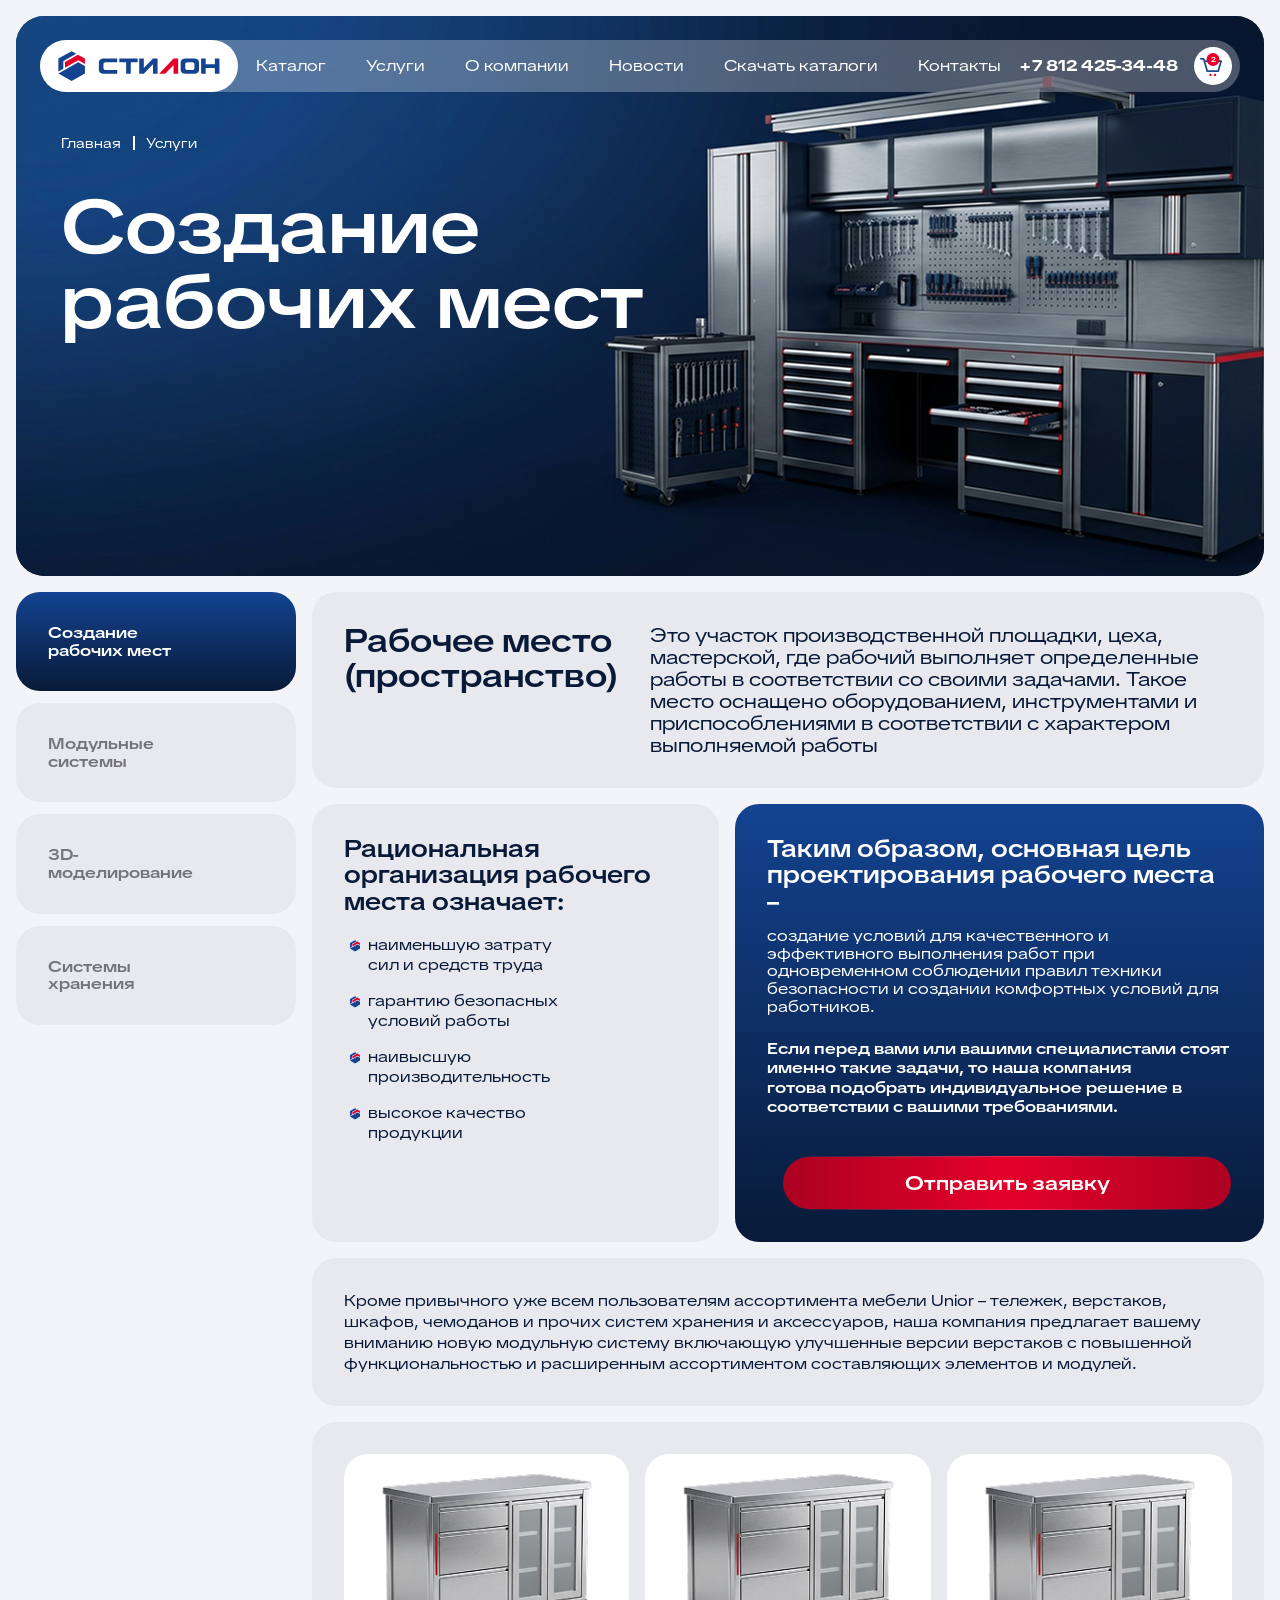
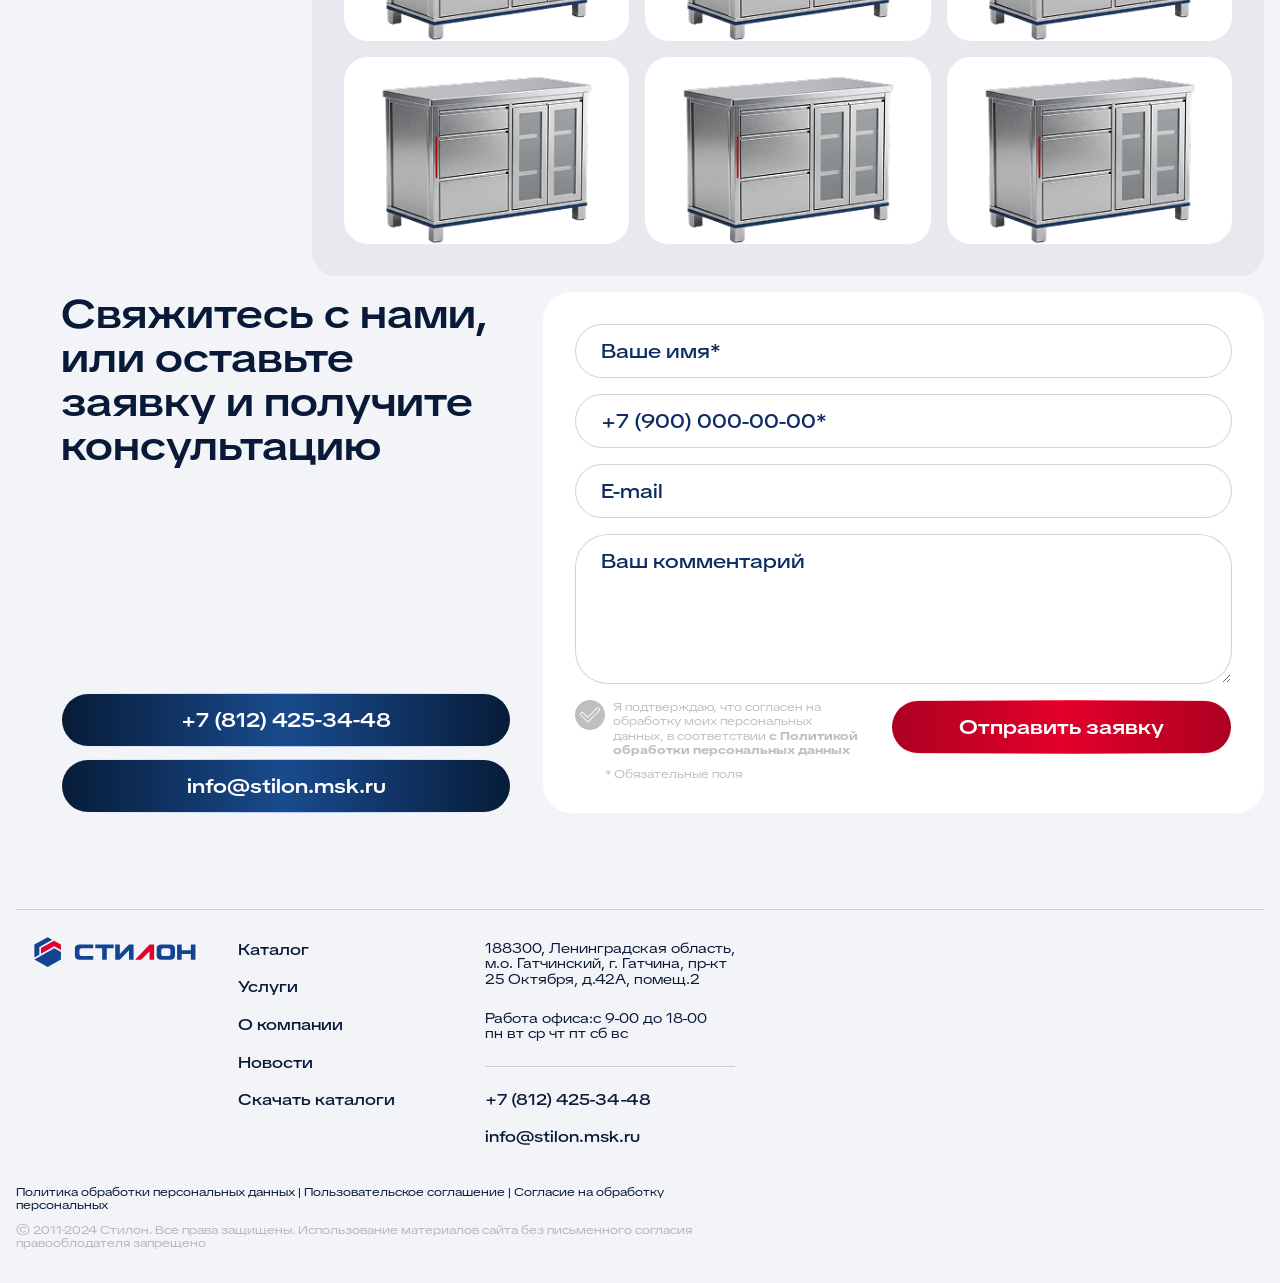
<file: services.html>
<!DOCTYPE html>
<html lang="ru">

<head>
    <meta charset="UTF-8">
    <meta name="viewport" content="width=device-width, initial-scale=1.0">
    <link rel="stylesheet" href="./scss/main.css">
    <title>Услуги</title>
</head>

<body>
    <header class="header">
        <div class="container">
            <div class="header__wrapper">
                <div class="header__inner">
                    <a href="#" class="header__logo">
                        <img class="logo-primary" src="./img/logo.svg" alt="">
                        <img class="logo-white" src="./img/logo-white.svg" alt="">
                    </a>
                    <nav class="header__nav">
                        <ul class="header__nav-list">
                            <li class="header__nav-item">
                                <a href="#" class="header__nav-link line-link">Каталог</a>
                            </li>
                            <li class="header__nav-item">
                                <a href="#" class="header__nav-link line-link">Услуги</a>
                            </li>
                            <li class="header__nav-item">
                                <a href="#" class="header__nav-link line-link">О компании</a>
                            </li>
                            <li class="header__nav-item">
                                <a href="#" class="header__nav-link line-link">Новости</a>
                            </li>
                            <li class="header__nav-item">
                                <a href="#" class="header__nav-link line-link">Скачать каталоги</a>
                            </li>
                            <li class="header__nav-item">
                                <a href="#" class="header__nav-link line-link">Контакты</a>
                            </li>
                        </ul>
                    </nav>
                    <div class="header__action">
                        <a href="tel:+78124253448" class="header__tel line-link">+7 812 425-34-48</a>
                        <a href="#" class="header__basket">
                            <span class="header__basket-icon">
                                <svg width="22" height="19" viewBox="0 0 22 19" fill="none"
                                    xmlns="http://www.w3.org/2000/svg">
                                    <path
                                        d="M21.8284 2.57417C21.6661 2.35757 21.4113 2.23008 21.1406 2.23008H4.95357L4.48164 0.617934C4.37443 0.251668 4.03855 0 3.6569 0H0.859375C0.384742 0 0 0.384742 0 0.859375C0 1.33401 0.384742 1.71875 0.859375 1.71875H3.01301C3.13852 2.14754 6.31288 12.9914 6.4411 13.4295C6.54831 13.7957 6.88424 14.0474 7.26585 14.0474H18.1845C18.5662 14.0474 18.902 13.7957 19.0093 13.4295L21.9654 3.33089C22.0414 3.07119 21.9906 2.79078 21.8284 2.57417ZM17.5407 12.3286H7.90973L5.45673 3.94883H19.9937L17.5407 12.3286Z"
                                        fill="#194B8E" />
                                    <path
                                        d="M10.4106 18.0469C11.0514 18.0469 11.5708 17.5275 11.5708 16.8867C11.5708 16.246 11.0514 15.7266 10.4106 15.7266C9.76991 15.7266 9.25049 16.246 9.25049 16.8867C9.25049 17.5275 9.76991 18.0469 10.4106 18.0469Z"
                                        fill="#E4002B" />
                                    <path
                                        d="M15.0396 18.0469C15.6803 18.0469 16.1997 17.5275 16.1997 16.8867C16.1997 16.246 15.6803 15.7266 15.0396 15.7266C14.3988 15.7266 13.8794 16.246 13.8794 16.8867C13.8794 17.5275 14.3988 18.0469 15.0396 18.0469Z"
                                        fill="#E4002B" />
                                </svg>
                            </span>
                            <span class="header__basket-counter">2</span>
                        </a>
                        <button type="button" class="header__burger">
                            <img class="header__burger-default" src="./img/burger.svg" alt="">
                            <img class="header__burger-close" src="./img/burger-close.svg" alt="">
                        </button>
                    </div>
                </div>
            </div>

        </div>
    </header>
    <main>
        <section class="hero hero--top hero--md section">
            <div class="container">
                <div class="hero__inner">
                    <picture class="hero__img">
                        <img src="./img/services/hero.png" alt="">
                    </picture>
                    <div class="hero__breadcrumbs breadcrumbs">
                        <ul class="breadcrumbs__list">
                            <li class="breadcrumbs__item">
                                <a href="#" class="breadcrumbs__link">Главная</a>
                            </li>
                            <li class="breadcrumbs__item">
                                <a href="#" class="breadcrumbs__link">Услуги</a>
                            </li>
                        </ul>
                    </div>
                    <h1 class="hero__title h1">Создание <br> рабочих мест</h1>
                </div>
            </div>
        </section>
        <section class="services section">
            <div class="container">
                <div class="services__inner">
                    <div class="services__nav">
                        <a href="#" class="services__nav-link is-active">
                            Создание<br>рабочих мест
                        </a>
                        <a href="#" class="services__nav-link">
                            Модульные<br>системы
                        </a>
                        <a href="#" class="services__nav-link">
                            3D-<br>моделирование
                        </a>
                        <a href="#" class="services__nav-link">
                            Системы<br>хранения
                        </a>
                    </div>
                    <div class="services__content">
                        <div class="working-place">
                            <div class="working-place__head">
                                <div class="working-place__head-title">
                                    Рабочее место (пространство)
                                </div>
                                <div class="working-place__head-desc">
                                    Это участок производственной площадки, цеха, мастерской, 
                                    где рабочий выполняет определенные работы в соответствии 
                                    со своими задачами. Такое место оснащено оборудованием, 
                                    инструментами и приспособлениями в соответствии 
                                    с характером выполняемой работы
                                </div>
                            </div>
                            <div class="working-place__main">
                                <div class="working-place__main-info">
                                    <div class="working-place__main-info-title">
                                        Рациональная организация рабочего места означает:
                                    </div>
                                    <div class="working-place__main-info-list">
                                        <div class="working-place__main-info-list-item">
                                            наименьшую затрату сил и средств труда
                                        </div>
                                        <div class="working-place__main-info-list-item">
                                            гарантию безопасных условий работы
                                        </div>
                                        <div class="working-place__main-info-list-item">
                                            наивысшую производительность
                                        </div>
                                        <div class="working-place__main-info-list-item">
                                            высокое качество продукции
                                        </div>
                                    </div>
                                </div>
                                <div class="working-place__main-content">
                                    <div class="working-place__main-content-title">
                                        <span>
                                            Таким образом, основная цель 
                                            проектирования рабочего места –
                                        </span>
                                        создание условий для качественного и эффективного 
                                        выполнения работ при одновременном соблюдении правил 
                                        техники безопасности и создании комфортных 
                                        условий для работников.
                                    </div>
                                    <div class="working-place__main-content-desc">
                                        Если перед вами или вашими специалистами стоят именно такие задачи, 
                                        то наша компания готова подобрать индивидуальное решение 
                                        в соответствии с вашими требованиями.
                                    </div>
                                    <a href="#" class="working-place__main-content-btn btn btn--secondary">
                                        <div class="btn__text">
                                            Отправить заявку
                                        </div>
                                    </a>
                                </div>
                            </div>
                            <div class="working-place__desc">
                                Кроме привычного уже всем пользователям ассортимента мебели Unior – тележек, 
                                верстаков, шкафов, чемоданов и прочих систем хранения и аксессуаров, наша 
                                компания предлагает вашему вниманию новую модульную систему включающую улучшенные 
                                версии верстаков с повышенной функциональностью и расширенным ассортиментом 
                                составляющих элементов и модулей.
                            </div>
                            <div class="working-place__gallery">
                                <a href="#" class="working-place__gallery-item">
                                    <img class="working-place__gallery-img" src="./img/services/working-place-01.png" alt="">
                                </a>
                                <a href="#" class="working-place__gallery-item">
                                    <img class="working-place__gallery-img" src="./img/services/working-place-01.png" alt="">
                                </a>
                                <a href="#" class="working-place__gallery-item">
                                    <img class="working-place__gallery-img" src="./img/services/working-place-01.png" alt="">
                                </a>
                                <a href="#" class="working-place__gallery-item">
                                    <img class="working-place__gallery-img" src="./img/services/working-place-01.png" alt="">
                                </a>
                                <a href="#" class="working-place__gallery-item">
                                    <img class="working-place__gallery-img" src="./img/services/working-place-01.png" alt="">
                                </a>
                                <a href="#" class="working-place__gallery-item">
                                    <img class="working-place__gallery-img" src="./img/services/working-place-01.png" alt="">
                                </a>
                            </div>
                        </div>
                    </div>
                </div>
            </div>
        </section>
        <section class="contact-us section">
            <div class="container">
                <div class="contact-us__inner">
                    <div class="contact-us__head">
                        <h2 class="contact-us__title h3">
                            Свяжитесь с нами, или оставьте заявку и получите консультацию
                        </h2>
                        <div class="contact-us__action">
                            <a href="#" class="contact-us__btn btn">
                                <div class="btn__text">+7 (812) 425-34-48</div>
                            </a>
                            <a href="#" class="contact-us__btn btn">
                                <div class="btn__text">info@stilon.msk.ru</div>
                            </a>
                        </div>
                    </div>
                    <form action="#" class="contact-us__form contacts-form">
                        <div class="form-group">
                            <input type="text" class="form-control" placeholder="Ваше имя*">
                        </div>
                        <div class="form-group">
                            <input type="text" class="form-control" placeholder="+7 (900) 000-00-00*">
                        </div>
                        <div class="form-group">
                            <input type="text" class="form-control" placeholder="E-mail">
                        </div>
                        <div class="form-group">
                            <textarea class="form-control" name="" id="" placeholder="Ваш комментарий"></textarea>
                        </div>
                        <div class="form-bottom">
                            <div class="form-action">
                                <div class="form-checkbox">
                                    <input type="checkbox" name="" id="id_form_agreement">
                                    <label for="id_form_agreement">
                                        Я подтверждаю, что согласен на обработку моих персональных данных, в соответствии
                                        <a href="#">с Политикой обработки персональных данных</a>
                                    </label>
                                </div>
                                <button type="button" class="form-btn btn btn--secondary">
                                    <div class="btn__text">Отправить заявку</div>
                                </button>
                            </div>
                            <div class="form-tip">
                                * Обязательные поля
                            </div>
                        </div>
                    </form>
                </div>
            </div>
        </section>

    </main>
    <footer class="footer">
        <div class="container">
            <div class="footer__inner">
                <div class="footer__main">
                    <div class="footer__top">
                        <a href="#" class="footer__logo">
                            <img src="./img/logo.svg" alt="">
                        </a>
                        <nav class="footer__nav">
                            <a href="#" class="footer__nav-link line-link">Каталог</a>
                            <a href="#" class="footer__nav-link line-link">Услуги</a>
                            <a href="#" class="footer__nav-link line-link">О компании</a>
                            <a href="#" class="footer__nav-link line-link">Новости</a>
                            <a href="#" class="footer__nav-link line-link">Скачать каталоги</a>
                        </nav>
                        <div class="footer__contacts">
                            <div class="footer__contacts-top">
                                <div class="footer__contacts-address">
                                    188300, Ленинградская область, м.о. Гатчинский,
                                    г. Гатчина, пр-кт 25 Октября, д.42А, помещ.2
                                </div>
                                <div class="footer__contacts-address">
                                    Работа офиса:с 9-00 до 18-00 <br> пн вт ср чт пт сб вс
                                </div>
                            </div>
                            <div class="footer__contacts-links">
                                <a href="#" class="footer__contacts-link line-link">+7 (812) 425-34-48</a>
                                <a href="#" class="footer__contacts-link line-link">info@stilon.msk.ru</a>
                            </div>
                        </div>
                    </div>
                    <div class="footer__bottom">
                        <div class="footer__policy">
                            <a href="#" class="line-link">Политика обработки персональных данных |</a>
                            <a href="#" class="line-link">Пользовательское соглашение |</a>
                            <a href="#" class="line-link">Согласие на обработку персональных</a>
                        </div>
                        <div class="footer__copyright">
                            © 2011-2024 Стилон. Все права защищены. Использование материалов
                            сайта без письменного согласия правооблодателя запрещено
                        </div>
                    </div>
                </div>
                <div class="footer__map">
                    <iframe
                        src="https://yandex.ru/map-widget/v1/?um=constructor%3A3d150646aafa24e2a038e88ef0f537c2dd615debf483e47c94ade8879117e99b&amp;source=constructor"
                        width="100%" height="400" frameborder="0"></iframe>
                </div>
            </div>
        </div>
    </footer>

    <script src="js/main.js"></script>
</body>

</html>
</file>
<file: scss/main.css>
:root {
  --color-white: #FFFFFF;
  --color-black: #000000;
  --color-black-25: #00000040;
  --color-primary: #081A38;
  --color-primary-100: #0D2D62;
  --color-red: #E4002B;
  --color-grey: #E8E9EE;
  --color-border: #8589945C;
  --color-main-bg: #F3F4F8;
  --btn-bg-primary: linear-gradient(90deg, #071C39 0%, #194B8E 49.52%, #071C39 100%);
  --btn-bg-secondary: linear-gradient(90deg, #AC0121 0%, #E4002B 49.52%, #AC0121 100%);
  --font-primary: 'TikTok Sans', sans-serif;
  --container: 2200px;
  --pad: 16px;
}

/*! normalize.css v8.0.1 | MIT License | github.com/necolas/normalize.css */
/* Document
   ========================================================================== */
/**
 * 1. Correct the line height in all browsers.
 * 2. Prevent adjustments of font size after orientation changes in iOS.
 */
*,
body {
  box-sizing: border-box;
}

html {
  line-height: 1.15;
  /* 1 */
  -webkit-text-size-adjust: 100%;
  /* 2 */
}

/* Sections
   ========================================================================== */
/**
 * Remove the margin in all browsers.
 */
body {
  margin: 0;
}

/**
 * Render the `main` element consistently in IE.
 */
main {
  display: block;
}

/**
 * Correct the font size and margin on `h1` elements within `section` and
 * `article` contexts in Chrome, Firefox, and Safari.
 */
h1 {
  font-size: 2em;
  margin: 0.67em 0;
}

/* Grouping content
   ========================================================================== */
/**
 * 1. Add the correct box sizing in Firefox.
 * 2. Show the overflow in Edge and IE.
 */
hr {
  box-sizing: content-box;
  /* 1 */
  height: 0;
  /* 1 */
  overflow: visible;
  /* 2 */
}

/**
 * 1. Correct the inheritance and scaling of font size in all browsers.
 * 2. Correct the odd `em` font sizing in all browsers.
 */
pre {
  font-family: monospace, monospace;
  /* 1 */
  font-size: 1em;
  /* 2 */
}

/* Text-level semantics
   ========================================================================== */
/**
 * Remove the gray background on active links in IE 10.
 */
a {
  background-color: transparent;
}

/**
 * 1. Remove the bottom border in Chrome 57-
 * 2. Add the correct text decoration in Chrome, Edge, IE, Opera, and Safari.
 */
abbr[title] {
  border-bottom: none;
  /* 1 */
  text-decoration: underline;
  /* 2 */
  -webkit-text-decoration: underline dotted;
          text-decoration: underline dotted;
  /* 2 */
}

/**
 * Add the correct font weight in Chrome, Edge, and Safari.
 */
b,
strong {
  font-weight: bolder;
}

/**
 * 1. Correct the inheritance and scaling of font size in all browsers.
 * 2. Correct the odd `em` font sizing in all browsers.
 */
code,
kbd,
samp {
  font-family: monospace, monospace;
  /* 1 */
  font-size: 1em;
  /* 2 */
}

/**
 * Add the correct font size in all browsers.
 */
small {
  font-size: 80%;
}

/**
 * Prevent `sub` and `sup` elements from affecting the line height in
 * all browsers.
 */
sub,
sup {
  font-size: 75%;
  line-height: 0;
  position: relative;
  vertical-align: baseline;
}

sub {
  bottom: -0.25em;
}

sup {
  top: -0.5em;
}

/* Embedded content
   ========================================================================== */
/**
 * Remove the border on images inside links in IE 10.
 */
img {
  border-style: none;
}

/* Forms
   ========================================================================== */
/**
 * 1. Change the font styles in all browsers.
 * 2. Remove the margin in Firefox and Safari.
 */
button,
input,
optgroup,
select,
textarea {
  font-family: inherit;
  /* 1 */
  font-size: 100%;
  /* 1 */
  line-height: 1.15;
  /* 1 */
  margin: 0;
  /* 2 */
}

/**
 * Show the overflow in IE.
 * 1. Show the overflow in Edge.
 */
button,
input {
  /* 1 */
  overflow: visible;
}

/**
 * Remove the inheritance of text transform in Edge, Firefox, and IE.
 * 1. Remove the inheritance of text transform in Firefox.
 */
button,
select {
  /* 1 */
  text-transform: none;
}

/**
 * Correct the inability to style clickable types in iOS and Safari.
 */
button,
[type=button],
[type=reset],
[type=submit] {
  -webkit-appearance: button;
}

/**
 * Remove the inner border and padding in Firefox.
 */
button::-moz-focus-inner,
[type=button]::-moz-focus-inner,
[type=reset]::-moz-focus-inner,
[type=submit]::-moz-focus-inner {
  border-style: none;
  padding: 0;
}

/**
 * Restore the focus styles unset by the previous rule.
 */
button:-moz-focusring,
[type=button]:-moz-focusring,
[type=reset]:-moz-focusring,
[type=submit]:-moz-focusring {
  outline: 1px dotted ButtonText;
}

/**
 * Correct the padding in Firefox.
 */
fieldset {
  padding: 0.35em 0.75em 0.625em;
}

/**
 * 1. Correct the text wrapping in Edge and IE.
 * 2. Correct the color inheritance from `fieldset` elements in IE.
 * 3. Remove the padding so developers are not caught out when they zero out
 *    `fieldset` elements in all browsers.
 */
legend {
  box-sizing: border-box;
  /* 1 */
  color: inherit;
  /* 2 */
  display: table;
  /* 1 */
  max-width: 100%;
  /* 1 */
  padding: 0;
  /* 3 */
  white-space: normal;
  /* 1 */
}

/**
 * Add the correct vertical alignment in Chrome, Firefox, and Opera.
 */
progress {
  vertical-align: baseline;
}

/**
 * Remove the default vertical scrollbar in IE 10+.
 */
textarea {
  overflow: auto;
}

/**
 * 1. Add the correct box sizing in IE 10.
 * 2. Remove the padding in IE 10.
 */
[type=checkbox],
[type=radio] {
  box-sizing: border-box;
  /* 1 */
  padding: 0;
  /* 2 */
}

/**
 * Correct the cursor style of increment and decrement buttons in Chrome.
 */
[type=number]::-webkit-inner-spin-button,
[type=number]::-webkit-outer-spin-button {
  height: auto;
}

/**
 * 1. Correct the odd appearance in Chrome and Safari.
 * 2. Correct the outline style in Safari.
 */
[type=search] {
  -webkit-appearance: textfield;
  /* 1 */
  outline-offset: -2px;
  /* 2 */
}

/**
 * Remove the inner padding in Chrome and Safari on macOS.
 */
[type=search]::-webkit-search-decoration {
  -webkit-appearance: none;
}

/**
 * 1. Correct the inability to style clickable types in iOS and Safari.
 * 2. Change font properties to `inherit` in Safari.
 */
::-webkit-file-upload-button {
  -webkit-appearance: button;
  /* 1 */
  font: inherit;
  /* 2 */
}

/* Interactive
   ========================================================================== */
/*
 * Add the correct display in Edge, IE 10+, and Firefox.
 */
details {
  display: block;
}

/*
 * Add the correct display in all browsers.
 */
summary {
  display: list-item;
}

/* Misc
   ========================================================================== */
/**
 * Add the correct display in IE 10+.
 */
template {
  display: none;
}

/**
 * Add the correct display in IE 10.
 */
[hidden] {
  display: none;
}

ul {
  margin: 0;
  padding: 0;
}
ul li {
  list-style: none;
}

img {
  display: block;
  max-width: 100%;
}

a {
  text-decoration: none;
  color: unset;
}

h1, h2, h3, h4, h5, h6 {
  margin: 0;
}

body {
  font-family: var(--font-primary);
  font-size: 16px;
  line-height: 1.25;
  color: var(--color-primary);
  background-color: var(--color-main-bg);
}

.container {
  max-width: var(--container);
  width: 100%;
  padding: 0 var(--pad);
  margin: 0 auto;
}
@media screen and (max-width: 767.98px) {
  .container {
    padding: 0 10px;
  }
}

.section {
  padding: 16px 0;
}
.section + .section {
  padding-top: 0;
}

.line-link {
  position: relative;
  text-decoration: none;
}

.line-link:after {
  background: currentColor;
  bottom: -2px;
  content: "";
  height: 1px;
  position: absolute;
  right: 0;
  transition: 0.25s;
  width: 0;
}

@media screen and (hover: hover) {
  .line-link:hover:after {
    left: 0;
    right: auto;
    width: 100%;
  }
}
@font-face {
  font-family: "TikTok Sans";
  src: url("../fonts/TikTokSans_24pt_Expanded-Regular.woff") format("woff"), url("../fonts/TikTokSans_24pt_Expanded-Regular.woff2") format("woff2");
  font-style: normal;
  font-weight: 400;
  font-display: swap;
}
@font-face {
  font-family: "TikTok Sans";
  src: url("../fonts/TikTokSans_24pt_Expanded-Medium.woff") format("woff"), url("../fonts/TikTokSans_24pt_Expanded-Medium.woff2") format("woff2");
  font-style: normal;
  font-weight: 500;
  font-display: swap;
}
@font-face {
  font-family: "TikTok Sans";
  src: url("../fonts/TikTokSans_24pt_Expanded-SemiBold.woff") format("woff"), url("../fonts/TikTokSans_24pt_Expanded-SemiBold.woff2") format("woff2");
  font-style: normal;
  font-weight: 600;
  font-display: swap;
}
@font-face {
  font-family: "TikTok Sans";
  src: url("../fonts/TikTokSans_24pt_Expanded-Bold.woff") format("woff"), url("../fonts/TikTokSans_24pt_Expanded-Bold.woff2") format("woff2");
  font-style: normal;
  font-weight: 700;
  font-display: swap;
}
.h1 {
  font-size: 75px;
  line-height: 1;
  font-weight: 600;
}
@media screen and (max-width: 1279.98px) {
  .h1 {
    font-size: 56px;
  }
}
@media screen and (max-width: 767.98px) {
  .h1 {
    font-size: 32px;
  }
}

.h2 {
  font-size: 56px;
  font-weight: 600;
  line-height: 1.1;
}
@media screen and (max-width: 1279.98px) {
  .h2 {
    font-size: 40px;
  }
}
@media screen and (max-width: 767.98px) {
  .h2 {
    font-size: 32px;
  }
}

.h3 {
  font-size: 40px;
  font-weight: 600;
  line-height: 1.1;
}
@media screen and (max-width: 1279.98px) {
  .h3 {
    font-size: 32px;
  }
}
@media screen and (max-width: 767.98px) {
  .h3 {
    font-size: 24px;
  }
}

.h4 {
  font-size: 32px;
  font-weight: 600;
  line-height: 1.1;
}
@media screen and (max-width: 1279.98px) {
  .h4 {
    font-size: 24px;
  }
}
@media screen and (max-width: 767.98px) {
  .h4 {
    font-size: 20px;
  }
}

.header {
  position: fixed;
  top: 0;
  left: 0;
  width: 100%;
  padding: 16px 0 0 0;
  z-index: 99;
}
.header--white .header__inner {
  background: rgba(133, 137, 148, 0.3607843137);
}
.header--white .header__logo {
  background-color: transparent;
}
.header--white .header__logo .logo-white {
  display: block;
}
.header--white .header__logo .logo-primary {
  display: none;
}
.header--open-catalog .header__inner {
  border-radius: 40px 40px 0 0;
}
.header--open-catalog .header__catalog {
  opacity: 1;
  visibility: visible;
  pointer-events: all;
}
.header__wrapper {
  position: relative;
  padding: 24px;
}
@media screen and (max-width: 767.98px) {
  .header__wrapper {
    padding: 8px;
  }
}
.header__inner {
  width: 100%;
  display: flex;
  align-items: center;
  justify-content: space-between;
  background-color: rgba(243, 244, 248, 0.2901960784);
  border-radius: 40px;
  backdrop-filter: blur(35px);
  padding: 0 8px 0 0;
  transition: 0.4s ease-in-out;
}
@media screen and (max-width: 767.98px) {
  .header__inner {
    padding-right: 6px;
  }
}
@media screen and (max-width: 1279.98px) {
  .header__nav {
    display: none;
  }
}
.header__nav-list {
  display: flex;
  align-items: center;
  gap: 40px;
}
.header__nav-link {
  color: var(--color-white);
}
.header__logo {
  border-radius: 40px;
  background-color: var(--color-white);
}
@media screen and (max-width: 767.98px) {
  .header__logo {
    display: flex;
    align-items: center;
    width: 128px;
    height: 40px;
  }
}
.header__logo .logo-white {
  display: none;
}
.header__action {
  display: flex;
  align-items: center;
  gap: 16px;
}
@media screen and (max-width: 767.98px) {
  .header__action {
    gap: 12px;
  }
}
.header__tel {
  color: var(--color-white);
  font-weight: 700;
  line-height: 1.25;
}
@media screen and (max-width: 767.98px) {
  .header__tel {
    display: none;
  }
}
.header__burger {
  display: none;
}
@media screen and (max-width: 767.98px) {
  .header__burger {
    display: flex;
    align-items: center;
    justify-content: center;
    width: 32px;
    height: 32px;
    border-radius: 50%;
    border: none;
    background-color: transparent;
    outline: none;
    -webkit-user-select: none;
       -moz-user-select: none;
            user-select: none;
    padding: 0;
  }
  .header__burger-close {
    display: none;
  }
  .header__burger.is-active-close {
    display: block;
  }
  .header__burger.is-active-default {
    display: none;
  }
}
.header__basket {
  position: relative;
  display: flex;
  align-items: center;
  justify-content: center;
  width: 38px;
  height: 38px;
  border-radius: 50%;
  flex-shrink: 0;
  background-color: var(--color-white);
}
@media screen and (max-width: 767.98px) {
  .header__basket {
    width: 32px;
    height: 32px;
  }
}
.header__basket-icon {
  display: block;
  width: 22px;
  height: 18px;
  margin: 2px 4px 0 0;
}
.header__basket-counter {
  position: absolute;
  top: 6px;
  left: 50%;
  transform: translateX(-50%);
  display: flex;
  align-items: center;
  justify-content: center;
  min-width: 13px;
  height: 13px;
  font-size: 7px;
  line-height: 1.1;
  font-weight: 600;
  color: var(--color-white);
  background-color: var(--color-red);
  border-radius: 50%;
}
@media screen and (max-width: 767.98px) {
  .header__basket-counter {
    top: 4px;
  }
}
.header__catalog {
  position: absolute;
  width: calc(100% - 48px);
  top: calc(100% - 24px);
  left: 24px;
  right: 24px;
  padding: 32px 20px 24px;
  background-color: rgba(243, 244, 248, 0.2901960784);
  border-radius: 0 0 40px 40px;
  backdrop-filter: blur(35px);
  opacity: 0;
  visibility: hidden;
  pointer-events: none;
  transition: 0.4s ease-in-out;
}
.header__catalog-grid {
  display: grid;
  grid-template-columns: repeat(15, 1fr);
  gap: 16px;
}
.header__catalog-block {
  grid-column: span 3;
  display: flex;
  flex-direction: column;
  align-items: flex-start;
  justify-content: space-between;
  gap: 12px;
  padding: 24px;
  background-color: var(--color-white);
  border-radius: 24px;
  transition: background-color 0.25s ease-in-out;
}
@media (any-hover: hover) {
  .header__catalog-block:hover {
    background-color: var(--color-grey);
  }
}
.header__catalog-block--xl {
  grid-column: span 5;
}
.header__catalog-block-title {
  font-size: 18px;
  line-height: 1.1;
  font-weight: 600;
}
.header__catalog-block-icon {
  display: flex;
  align-items: center;
  justify-content: center;
  width: 32px;
  height: 32px;
  margin-left: auto;
  border-radius: 50%;
  background: linear-gradient(90deg, #071C39 0%, #194B8E 49.52%, #071C39 100%);
}
.header__catalog-block-icon::before {
  content: "";
  width: 32px;
  height: 32px;
  background: url("../img/icons/arrow-right.svg") center center/32px no-repeat;
}

.footer {
  padding-top: 80px;
}
@media screen and (max-width: 767.98px) {
  .footer {
    padding-top: 40px;
  }
}
.footer__inner {
  padding: 16px 0 32px;
  border-top: 1px solid var(--color-border);
  display: grid;
  grid-template-columns: 1.5fr 1fr;
  gap: 50px;
}
@media screen and (max-width: 991.98px) {
  .footer__inner {
    display: flex;
    flex-direction: column;
    gap: 24px;
  }
}
@media screen and (max-width: 767.98px) {
  .footer__inner {
    gap: 0;
  }
}
@media screen and (max-width: 991.98px) {
  .footer__main {
    display: contents;
  }
}
.footer__top {
  width: 100%;
  display: flex;
  align-items: flex-start;
  gap: 24px;
  margin-bottom: 40px;
}
@media screen and (max-width: 991.98px) {
  .footer__top {
    margin-bottom: 0;
  }
}
@media screen and (max-width: 767.98px) {
  .footer__top {
    display: contents;
  }
}
@media screen and (max-width: 767.98px) {
  .footer__logo {
    display: block;
    width: 198px;
    margin-bottom: 24px;
  }
}
.footer__nav {
  display: flex;
  flex-direction: column;
  align-items: flex-start;
  gap: 20px;
  padding-top: 15px;
}
@media screen and (max-width: 767.98px) {
  .footer__nav {
    padding-top: 0;
    padding-left: 20px;
    margin-bottom: 50px;
  }
}
.footer__nav-link {
  font-size: 16px;
  line-height: 1.1;
  font-weight: 500;
}
.footer__contacts {
  max-width: 250px;
  width: 100%;
  padding-top: 15px;
  margin-left: auto;
}
@media screen and (max-width: 767.98px) {
  .footer__contacts {
    max-width: 100%;
    margin-left: 0;
    padding-top: 0;
    order: 98;
    margin-bottom: 40px;
  }
}
.footer__contacts-top {
  display: flex;
  flex-direction: column;
  align-items: flex-start;
  gap: 24px;
  padding-bottom: 24px;
  margin-bottom: 24px;
  border-bottom: 1px solid var(--color-border);
}
@media screen and (max-width: 767.98px) {
  .footer__contacts-top {
    gap: 24px;
    margin-bottom: 16px;
    padding-left: 24px;
  }
}
.footer__contacts-address {
  font-size: 14px;
  line-height: 1.1;
}
@media screen and (max-width: 767.98px) {
  .footer__contacts-address {
    font-size: 12px;
  }
}
.footer__contacts-links {
  display: flex;
  flex-direction: column;
  align-items: flex-start;
  gap: 20px;
}
@media screen and (max-width: 767.98px) {
  .footer__contacts-links {
    gap: 12px;
    flex-direction: row;
    align-items: center;
    justify-content: space-between;
    flex-wrap: wrap;
    padding-left: 24px;
  }
}
.footer__contacts-link {
  font-size: 16px;
  line-height: 1.1;
  font-weight: 500;
}
@media screen and (max-width: 767.98px) {
  .footer__contacts-link {
    font-size: 14px;
  }
}
.footer__bottom {
  display: flex;
  flex-direction: column;
  align-items: flex-start;
  gap: 12px;
  margin-top: auto;
}
@media screen and (max-width: 991.98px) {
  .footer__bottom {
    margin-top: auto;
    order: 99;
  }
}
.footer__map {
  position: relative;
  height: auto;
  min-height: 300px;
  border-radius: 28px;
  overflow: hidden;
  filter: grayscale(1);
}
@media screen and (max-width: 991.98px) {
  .footer__map {
    min-height: 200px;
    height: 200px;
    border-radius: 20px;
  }
}
@media screen and (max-width: 767.98px) {
  .footer__map {
    height: 300px;
    margin-bottom: 24px;
  }
}
.footer__map iframe {
  display: block;
  width: 100%;
  height: 100%;
}
.footer__policy {
  font-size: 12px;
  line-height: 1.1;
}
@media screen and (max-width: 767.98px) {
  .footer__policy {
    display: flex;
    flex-direction: column;
    align-items: flex-start;
    gap: 16px;
    font-size: 10px;
    padding-left: 24px;
  }
}
.footer__copyright {
  font-size: 12px;
  line-height: 1.1;
  color: var(--color-black-25);
}
@media screen and (max-width: 767.98px) {
  .footer__copyright {
    font-size: 10px;
    padding-left: 24px;
  }
}

.btn {
  position: relative;
  display: inline-block;
  width: auto;
  background: linear-gradient(90deg, rgba(177, 202, 250, 0) 0%, #B1CAFA 53.85%, rgba(177, 202, 250, 0) 99.04%);
  padding: 1px;
  z-index: 1;
  border-radius: 32px;
  border: none;
  outline: none;
  cursor: pointer;
  transition: all 0.3s ease 0s;
}
.btn__text {
  width: 100%;
  display: inline-flex;
  align-items: center;
  justify-content: center;
  padding: 15px 23px;
  background: var(--btn-bg-primary);
  border-radius: 32px;
  font-size: 20px;
  line-height: 1.1;
  font-weight: 600;
  color: var(--color-white);
}
@media screen and (max-width: 991.98px) {
  .btn__text {
    font-size: 16px;
    line-height: 1.25;
    padding: 12px 23px;
  }
}
@media (any-hover: hover) {
  .btn:hover {
    box-shadow: 1px 0px 29px 0px rgba(177, 202, 250, 0.75);
  }
}
.btn--secondary {
  background: linear-gradient(90deg, rgba(255, 44, 84, 0) 0%, #FF2C54 53.85%, rgba(255, 44, 84, 0) 99.04%);
}
.btn--secondary .btn__text {
  background: var(--btn-bg-secondary);
}
@media (any-hover: hover) {
  .btn--secondary:hover {
    box-shadow: 1px 0px 29px 0px rgba(255, 44, 84, 0.75);
  }
}

.form-group {
  width: 100%;
}

.form-control {
  display: block;
  width: 100%;
  padding: 15px 25px;
  font-size: 20px;
  line-height: 1.1;
  font-weight: 500;
  border: 1px solid var(--color-border);
  border-radius: 33px;
  outline: none;
}
@media screen and (max-width: 991.98px) {
  .form-control {
    padding: 14px 19px;
    font-size: 18px;
    line-height: 1.25;
  }
}
.form-control::-moz-placeholder {
  color: var(--color-primary-100);
}
.form-control::placeholder {
  color: var(--color-primary-100);
}
.form-control:focus::-moz-placeholder {
  opacity: 0;
}
.form-control:focus::placeholder {
  opacity: 0;
}

textarea.form-control {
  height: 150px;
}
@media screen and (max-width: 991.98px) {
  textarea.form-control {
    height: 150px;
    border-radius: 20px;
  }
}

.form-tip {
  padding-left: 30px;
  font-size: 12px;
  line-height: 1.1;
  color: rgba(0, 0, 0, 0.25);
  margin-top: 10px;
}

.form-action {
  display: grid;
  grid-template-columns: 1fr 1.2fr;
  align-items: flex-start;
  gap: 32px;
}
@media screen and (max-width: 1279.98px) {
  .form-action {
    display: flex;
    flex-direction: column;
    gap: 16px;
  }
}

@media screen and (max-width: 1279.98px) {
  .form-btn {
    width: 100%;
  }
}

.form-checkbox {
  position: relative;
}
.form-checkbox input {
  position: absolute;
  top: 0;
  left: 0;
  opacity: 0;
  visibility: hidden;
}
.form-checkbox input:checked + label {
  color: var(--color-primary);
}
.form-checkbox input:checked + label::before {
  background-color: var(--color-red);
}
.form-checkbox label {
  display: block;
  font-size: 12px;
  line-height: 1.2;
  color: var(--color-black-25);
  cursor: pointer;
  padding-left: 38px;
}
.form-checkbox label a {
  font-weight: 700;
}
.form-checkbox label::before {
  content: "";
  position: absolute;
  top: 0;
  left: 0;
  width: 30px;
  height: 30px;
  mask: url("../img/icons/checkbox.svg") center center/30px no-repeat;
  -webkit-mask: url("../img/icons/checkbox.svg") center center/30px no-repeat;
  background-color: var(--color-black-25);
}

.form-radios {
  display: flex;
  align-items: center;
  gap: 12px 24px;
  flex-wrap: wrap;
}
@media screen and (max-width: 767.98px) {
  .form-radios {
    gap: 12px 16px;
  }
}

.form-radio {
  position: relative;
}
.form-radio input {
  position: absolute;
  top: 0;
  left: 0;
  opacity: 0;
  visibility: hidden;
}
.form-radio input:checked + label {
  color: var(--color-red);
}
.form-radio input:checked + label::before {
  background: linear-gradient(90deg, #AC0121 0%, #E4002B 49.52%, #AC0121 100%);
}
.form-radio label {
  display: inline-flex;
  align-items: center;
  gap: 8px;
  font-size: 20px;
  line-height: 1.1;
  color: var(--color-black-25);
  cursor: pointer;
}
@media screen and (max-width: 767.98px) {
  .form-radio label {
    font-size: 14px;
  }
}
.form-radio label::before {
  content: "";
  width: 20px;
  height: 20px;
  border-radius: 50%;
  background: currentColor;
}
@media screen and (max-width: 767.98px) {
  .form-radio label::before {
    width: 16px;
    height: 16px;
  }
}

.counter {
  display: flex;
  align-items: center;
  gap: 8px;
}
.counter__btn {
  display: flex;
  align-items: center;
  justify-content: center;
  width: 35px;
  height: 35px;
  flex-shrink: 0;
  background-color: rgba(133, 137, 148, 0.3607843137);
  border-radius: 50%;
  border: none;
  outline: none;
  -webkit-user-select: none;
     -moz-user-select: none;
          user-select: none;
  cursor: pointer;
  transition: background-color 0.25s ease-in-out, color 0.25s ease-in-out;
}
@media (any-hover: hover) {
  .counter__btn:hover {
    background-color: var(--color-primary);
    color: var(--color-white);
  }
}
.counter__btn--minus::before {
  content: "";
  width: 35px;
  height: 35px;
  mask: url("../img/icons/minus.svg") center center/35px no-repeat;
  -webkit-mask: url("../img/icons/minus.svg") center center/35px no-repeat;
  background-color: currentColor;
}
.counter__btn--plus::before {
  content: "";
  width: 35px;
  height: 35px;
  mask: url("../img/icons/plus.svg") center center/35px no-repeat;
  -webkit-mask: url("../img/icons/plus.svg") center center/35px no-repeat;
  background-color: currentColor;
}
.counter__input {
  width: 50px;
  text-align: center;
  font-size: 16px;
  line-height: 1.1;
  font-weight: 600;
  flex-shrink: 0;
  background-color: transparent;
  color: var(--color-primary);
  outline: none;
  border: none;
}

.contacts-form {
  display: flex;
  flex-direction: column;
  gap: 16px;
  padding: 32px;
  background-color: var(--color-white);
  border-radius: 28px;
}
@media screen and (max-width: 991.98px) {
  .contacts-form {
    padding: 20px;
  }
}
@media screen and (max-width: 767.98px) {
  .contacts-form {
    border-radius: 12px;
    padding: 16px;
    gap: 12px;
  }
}

.breadcrumbs__list {
  display: flex;
  align-items: center;
  flex-wrap: wrap;
  gap: 8px 12px;
}
.breadcrumbs__item {
  display: inline-flex;
  align-items: center;
  gap: 12px;
  font-size: 14px;
  line-height: 1;
}
.breadcrumbs__item:not(:first-child) {
  padding-left: 11px;
  border-left: 2px solid currentColor;
}
.breadcrumbs__link {
  font-size: 14px;
  line-height: 1;
}

.popup {
  max-width: 885px;
  width: 100%;
  padding: 40px 32px 32px;
  background-color: var(--color-white);
  border-radius: 24px;
}
@media screen and (max-width: 767.98px) {
  .popup {
    padding: 20px;
    border-radius: 20px;
  }
}
.popup .fancybox-button.fancybox-close-small {
  display: none;
}
.popup__head {
  display: flex;
  flex-direction: column;
  align-items: flex-start;
  gap: 16px;
  margin-bottom: 24px;
  padding-right: 40px;
}
.popup__title {
  font-size: 40px;
  line-height: 1.1;
  font-weight: 600;
}
@media screen and (max-width: 767.98px) {
  .popup__title {
    font-size: 24px;
  }
}
.popup__close {
  position: absolute;
  width: 28px;
  height: 28px;
  top: 40px;
  right: 32px;
  padding: 0;
  width: 28px;
  height: 28px;
  border: none;
  outline: none;
  background: transparent;
  color: unset;
  background: url("../img/icons/close.svg") center center/contain no-repeat;
  cursor: pointer;
}
@media screen and (max-width: 767.98px) {
  .popup__close {
    width: 24px;
    height: 24px;
    background-size: 24px;
    top: 20px;
    right: 20px;
  }
}
.popup__content .contacts-form {
  padding: 0;
}

.popup-add-to-cart {
  width: 100%;
  padding-top: 64px;
}
@media screen and (max-width: 767.98px) {
  .popup-add-to-cart {
    padding-top: 24px;
  }
}
.popup-add-to-cart__action {
  display: flex;
  align-items: center;
  gap: 16px;
}
@media screen and (max-width: 767.98px) {
  .popup-add-to-cart__action {
    flex-direction: column;
    gap: 8px;
  }
}
.popup-add-to-cart__btn {
  flex-grow: 1;
}

.hero {
  padding: 16px 0;
}
.hero--md .hero__inner {
  max-height: unset;
  height: 100%;
  min-height: 560px;
}
@media screen and (max-width: 767.98px) {
  .hero--md .hero__inner {
    min-height: 400px;
  }
}
.hero--top .hero__inner {
  justify-content: flex-start;
}
.hero__inner {
  width: 100%;
  height: calc(100vh - 32px);
  max-height: 790px;
  display: flex;
  flex-direction: column;
  align-items: flex-start;
  justify-content: flex-end;
  position: relative;
  padding: 120px 45px 130px;
  border-radius: 28px;
  color: var(--color-white);
  background-color: #15325C;
  overflow: hidden;
  z-index: 1;
}
@media screen and (max-width: 1279.98px) {
  .hero__inner {
    padding: 120px 24px 40px;
  }
}
@media screen and (max-width: 767.98px) {
  .hero__inner {
    border-radius: 20px;
    justify-content: flex-start;
    padding: 82px 20px 40px;
  }
}
.hero__img {
  position: absolute;
  inset: 0;
  display: block;
  width: 100%;
  height: 100%;
  z-index: -1;
}
@media screen and (max-width: 767.98px) {
  .hero__img {
    inset: 0;
  }
}
.hero__img img {
  display: block;
  width: 100%;
  height: 100%;
  -o-object-fit: cover;
     object-fit: cover;
}
.hero__breadcrumbs {
  margin-bottom: 40px;
}
@media screen and (max-width: 767.98px) {
  .hero__breadcrumbs {
    margin-bottom: 24px;
  }
}
.hero__title {
  margin-bottom: 32px;
}
@media screen and (max-width: 767.98px) {
  .hero__title {
    margin-bottom: 20px;
  }
}
.hero__desc {
  max-width: 550px;
  font-size: 20px;
  line-height: 1.25;
  margin-bottom: 64px;
}
@media screen and (max-width: 1279.98px) {
  .hero__desc {
    font-size: 16px;
  }
}
@media screen and (max-width: 767.98px) {
  .hero__desc {
    margin-bottom: 32px;
  }
}
.hero__btn {
  width: 363px;
}
@media screen and (max-width: 767.98px) {
  .hero__btn {
    width: 100%;
  }
}

.benefits__list {
  display: grid;
  grid-template-columns: 1.5fr 1fr;
  grid-template-rows: repeat(3, 1fr);
  grid-auto-flow: dense;
  gap: 16px;
}
@media screen and (max-width: 767.98px) {
  .benefits__list {
    display: flex;
    flex-direction: column;
    gap: 8px;
  }
}
.benefits__main {
  position: relative;
  display: flex;
  flex-direction: column;
  align-items: flex-start;
  gap: 16px;
  padding: 24px 40px;
  grid-row: span 3;
  background-color: var(--color-grey);
  overflow: hidden;
  border-radius: 28px;
  z-index: 1;
}
@media screen and (max-width: 767.98px) {
  .benefits__main {
    padding: 24px;
    border-radius: 16px;
    min-height: 340px;
  }
}
.benefits__main-num {
  font-size: 44px;
  line-height: 1.1;
  font-weight: 600;
  color: var(--color-red);
}
@media screen and (max-width: 767.98px) {
  .benefits__main-num {
    font-size: 32px;
  }
}
.benefits__main-title {
  max-width: 320px;
  line-height: 1;
}
.benefits__main-desc {
  max-width: 220px;
  line-height: 1.3;
}
@media screen and (max-width: 767.98px) {
  .benefits__main-desc {
    font-size: 14px;
  }
}
.benefits__main-img {
  display: block;
  width: 100%;
  height: 100%;
  position: absolute;
  inset: 0;
  z-index: -1;
}
.benefits__main-img img {
  display: block;
  width: 100%;
  height: 100%;
  -o-object-fit: cover;
     object-fit: cover;
  -o-object-position: left center;
     object-position: left center;
}
.benefits__item {
  display: flex;
  align-items: center;
  gap: 20px;
  padding: 36px 20px;
  background-color: var(--color-grey);
  overflow: hidden;
  border-radius: 28px;
}
@media screen and (max-width: 767.98px) {
  .benefits__item {
    padding: 24px;
    border-radius: 16px;
  }
}
.benefits__item-num {
  font-size: 44px;
  line-height: 1.1;
  font-weight: 600;
}
@media screen and (max-width: 767.98px) {
  .benefits__item-num {
    font-size: 32px;
  }
}
.benefits__item-title {
  font-size: 18px;
  line-height: 1.1;
  font-weight: 600;
}
@media screen and (max-width: 767.98px) {
  .benefits__item-title {
    font-size: 16px;
  }
}

.promo-bnr__img {
  display: block;
  width: 100%;
  border-radius: 28px;
  overflow: hidden;
}
@media screen and (max-width: 767.98px) {
  .promo-bnr__img {
    border-radius: 20px;
  }
}
.promo-bnr__img img {
  display: block;
  width: 100%;
}

.main-catalog.section {
  padding: 64px 0;
}
@media screen and (max-width: 767.98px) {
  .main-catalog.section {
    padding: 24px 0 40px 0;
  }
}
@media screen and (max-width: 767.98px) {
  .main-catalog .container {
    display: flex;
    flex-direction: column;
  }
}
.main-catalog__top {
  display: flex;
  align-items: flex-end;
  justify-content: space-between;
  gap: 40px;
  padding-left: 40px;
  margin-bottom: 50px;
}
@media screen and (max-width: 1279.98px) {
  .main-catalog__top {
    padding-left: 0;
  }
}
@media screen and (max-width: 767.98px) {
  .main-catalog__top {
    display: contents;
  }
}
.main-catalog__title {
  max-width: 950px;
}
@media screen and (max-width: 767.98px) {
  .main-catalog__title {
    max-width: 300px;
    padding-left: 24px;
    margin-bottom: 24px;
  }
}
.main-catalog__show-all {
  width: 340px;
  flex-shrink: 0;
}
@media screen and (max-width: 767.98px) {
  .main-catalog__show-all {
    width: 100%;
    order: 99;
    margin-top: 32px;
  }
}
.main-catalog__list {
  display: grid;
  grid-auto-flow: dense;
  grid-template-columns: repeat(4, 1fr);
  grid-auto-rows: 250px;
  gap: 16px;
}
.main-catalog__list.is-active .main-catalog__item--hidden {
  display: block;
}
.main-catalog__list.is-active .main-catalog__brands {
  display: flex;
}
@media screen and (max-width: 1440px) {
  .main-catalog__list {
    grid-auto-flow: 187px;
  }
}
@media screen and (max-width: 1279.98px) {
  .main-catalog__list {
    grid-template-columns: repeat(3, 1fr);
  }
}
@media screen and (max-width: 991.98px) {
  .main-catalog__list {
    grid-template-columns: repeat(2, 1fr);
  }
}
@media screen and (max-width: 767.98px) {
  .main-catalog__list {
    display: flex;
    flex-direction: column;
    gap: 8px;
  }
}
.main-catalog__brands {
  display: none;
  flex-direction: column;
  gap: 10px;
}
@media screen and (max-width: 1279.98px) {
  .main-catalog__brands {
    grid-column: span 3;
  }
}
@media screen and (max-width: 991.98px) {
  .main-catalog__brands {
    grid-column: span 1;
  }
}
.main-catalog__brands-item {
  display: flex;
  align-items: center;
  justify-content: center;
  width: 100%;
  height: 100%;
  border-radius: 24px;
  background: linear-gradient(180deg, #134391 0%, #081A38 100%);
}
@media screen and (max-width: 767.98px) {
  .main-catalog__brands-item {
    height: 100px;
    border-radius: 20px;
  }
}
.main-catalog__item {
  position: relative;
  padding: 40px;
  background-color: var(--color-grey);
  border-radius: 28px;
  z-index: 1;
  transition: transform 0.25s ease-in-out, box-shadow 0.25s ease-in-out;
  overflow: hidden;
}
@media screen and (max-width: 1279.98px) {
  .main-catalog__item {
    padding: 24px;
  }
}
@media screen and (max-width: 767.98px) {
  .main-catalog__item {
    display: flex;
    align-items: center;
    height: 95px;
    border-radius: 20px;
    padding: 20px;
  }
}
@media (any-hover: hover) {
  .main-catalog__item:hover {
    transform: scale(1.02);
    box-shadow: 0px 0px 32px 17px rgba(94, 125, 178, 0.1019607843);
  }
}
.main-catalog__item--hidden {
  display: none;
}
.main-catalog__item--rowspan-2 {
  grid-row: span 2;
}
@media screen and (max-width: 991.98px) {
  .main-catalog__item--rowspan-2 {
    grid-row: unset;
  }
}
.main-catalog__item--colspan-2 {
  grid-column: span 2;
}
@media screen and (max-width: 991.98px) {
  .main-catalog__item--colspan-2 {
    grid-column: unset;
  }
}
.main-catalog__item--colspan-3 {
  grid-column: span 3;
}
@media screen and (max-width: 1279.98px) {
  .main-catalog__item--colspan-3 {
    grid-column: span 2;
  }
}
@media screen and (max-width: 991.98px) {
  .main-catalog__item--colspan-3 {
    grid-column: unset;
  }
}
.main-catalog__item-img {
  position: absolute;
  inset: 0;
  display: block;
  width: 100%;
  height: 100%;
  z-index: -1;
}
@media screen and (max-width: 767.98px) {
  .main-catalog__item-img {
    width: 100px;
    height: 100px;
    inset: auto 0 0 auto;
  }
}
.main-catalog__item-img img {
  display: block;
  width: 100%;
  height: 100%;
  -o-object-fit: cover;
     object-fit: cover;
  -o-object-position: right bottom;
     object-position: right bottom;
}
.main-catalog__item-title {
  font-size: 20px;
  line-height: 1.1;
  font-weight: 600;
  max-width: 220px;
}
@media screen and (max-width: 767.98px) {
  .main-catalog__item-title {
    font-size: 16px;
  }
}
.main-catalog__bottom {
  position: relative;
  display: flex;
  align-items: center;
  justify-content: center;
  margin-top: 20px;
}
@media screen and (max-width: 767.98px) {
  .main-catalog__bottom {
    margin-top: 40px;
  }
}
.main-catalog__bottom::before {
  content: "";
  width: 100%;
  height: 1px;
  position: absolute;
  top: 50%;
  left: 0;
  transform: translateY(-50%);
  background: linear-gradient(90deg, #F3F4F8 0%, #E4002B 50%, #F3F4F8 100%);
}
.main-catalog__more-btn {
  position: relative;
  font-size: 20px;
  line-height: 1.25;
  font-weight: 300;
  padding: 0 10px;
  background-color: var(--color-main-bg);
  text-align: center;
  z-index: 2;
}
@media screen and (max-width: 767.98px) {
  .main-catalog__more-btn {
    font-size: 16px;
  }
}

.main-about__inner {
  position: relative;
  display: flex;
  align-items: flex-start;
  justify-content: space-between;
  gap: 40px;
  padding: 56px 40px 40px 40px;
  color: var(--color-white);
  border-radius: 28px;
  overflow: hidden;
  z-index: 1;
  background: url("../img/main-about/bg.png") top center/cover no-repeat;
}
@media screen and (max-width: 1279.98px) {
  .main-about__inner {
    flex-direction: column;
  }
}
@media screen and (max-width: 767.98px) {
  .main-about__inner {
    padding: 24px;
    gap: 32px;
    border-radius: 20px;
    background: url("../img/main-about/main-about-img.png") bottom 70px left 0/356px no-repeat, url("../img/main-about/bg-sm.png") top center/cover no-repeat;
  }
}
.main-about__img {
  display: block;
  width: 100%;
  height: 100%;
  position: absolute;
  inset: 0;
  z-index: -1;
}
.main-about__img img {
  display: block;
  width: 100%;
  height: 100%;
  -o-object-position: top;
     object-position: top;
  -o-object-fit: cover;
     object-fit: cover;
}
.main-about__head {
  display: flex;
  flex-direction: column;
  align-items: flex-start;
  gap: 24px;
}
@media screen and (max-width: 767.98px) {
  .main-about__head {
    gap: 16px;
  }
}
.main-about__desc {
  font-size: 20px;
  line-height: 1.25;
  max-width: 470px;
}
@media screen and (max-width: 1279.98px) {
  .main-about__desc {
    font-size: 16px;
  }
}
.main-about__info {
  max-width: 570px;
}
@media screen and (max-width: 1279.98px) {
  .main-about__info {
    margin-left: auto;
  }
}
@media screen and (max-width: 767.98px) {
  .main-about__info {
    max-width: 100%;
  }
}
.main-about__details {
  display: flex;
  flex-direction: column;
  gap: 32px;
}
@media screen and (max-width: 767.98px) {
  .main-about__details {
    gap: 20px;
  }
}
.main-about__detail {
  position: relative;
  display: grid;
  align-items: flex-start;
  grid-template-columns: 1fr 1.3fr;
  gap: 32px;
}
@media screen and (max-width: 767.98px) {
  .main-about__detail {
    gap: 20px;
    display: flex;
    flex-direction: column;
    align-items: flex-start;
  }
}
.main-about__detail:not(:last-of-type) {
  padding-bottom: 40px;
}
@media screen and (max-width: 767.98px) {
  .main-about__detail:not(:last-of-type) {
    padding-bottom: 20px;
  }
}
.main-about__detail:not(:last-of-type)::before {
  content: "";
  position: absolute;
  bottom: 0;
  left: 0;
  width: 100%;
  height: 1px;
  background: linear-gradient(90deg, #E4002B 0%, rgba(8, 26, 56, 0) 100%);
}
.main-about__detail-title {
  font-size: 18px;
  line-height: 1;
  font-weight: 600;
}
@media screen and (max-width: 767.98px) {
  .main-about__detail-title {
    font-size: 16px;
  }
}
.main-about__detail-title span {
  font-size: 80px;
}
@media screen and (max-width: 767.98px) {
  .main-about__detail-title span {
    font-size: 60px;
  }
}
.main-about__detail-desc {
  font-weight: 300;
}
@media screen and (max-width: 767.98px) {
  .main-about__detail-desc {
    font-size: 14px;
  }
}
.main-about__bottom {
  display: flex;
  align-items: center;
  justify-content: flex-end;
  margin-top: 100px;
}
@media screen and (max-width: 767.98px) {
  .main-about__bottom {
    margin-top: 340px;
  }
}
.main-about__btn {
  width: 340px;
}
@media screen and (max-width: 767.98px) {
  .main-about__btn {
    width: 100%;
  }
}

@media screen and (max-width: 767.98px) {
  .contact-us.section {
    padding: 24px 0 12px;
  }
}
.contact-us__inner {
  display: grid;
  grid-template-columns: 450px 1fr;
  gap: 32px;
  padding-left: 45px;
}
@media screen and (max-width: 1279.98px) {
  .contact-us__inner {
    padding-left: 0;
  }
}
@media screen and (max-width: 991.98px) {
  .contact-us__inner {
    display: flex;
    flex-direction: column;
    gap: 16px;
  }
}
@media screen and (max-width: 767.98px) {
  .contact-us__inner {
    gap: 0;
  }
}
.contact-us__head {
  display: flex;
  flex-direction: column;
  justify-content: space-between;
  gap: 40px;
}
@media screen and (max-width: 991.98px) {
  .contact-us__head {
    display: contents;
  }
}
.contact-us__action {
  display: flex;
  flex-direction: column;
  align-items: center;
  gap: 12px;
}
@media screen and (max-width: 991.98px) {
  .contact-us__action {
    order: 99;
    gap: 8px;
  }
}
@media screen and (max-width: 767.98px) {
  .contact-us__action {
    margin-top: 50px;
  }
}
@media screen and (max-width: 767.98px) {
  .contact-us__title {
    max-width: 280px;
    margin-bottom: 24px;
    padding-left: 20px;
  }
}
.contact-us__btn {
  width: 100%;
}

.about-info__inner {
  display: flex;
  align-items: center;
  justify-content: flex-end;
  min-height: 520px;
  padding: 148px 140px;
  border-radius: 28px;
  overflow: hidden;
  background: url("../img/about/about-bnr.png") center right/cover no-repeat;
}
@media screen and (max-width: 991.98px) {
  .about-info__inner {
    padding: 40px 24px;
    min-height: 400px;
    border-radius: 20px;
  }
}
.about-info__desc {
  max-width: 570px;
  width: 100%;
}
.about-info__title {
  margin-bottom: 24px;
}
.about-info__text {
  max-width: 470px;
}

.about-services__inner {
  display: flex;
  align-items: center;
  justify-content: space-between;
  gap: 64px;
  padding: 64px 64px 64px 40px;
  background-color: var(--color-grey);
  border-radius: 28px;
}
@media screen and (max-width: 1279.98px) {
  .about-services__inner {
    flex-direction: column;
    align-items: flex-start;
    gap: 40px;
    padding: 40px;
  }
}
@media screen and (max-width: 767.98px) {
  .about-services__inner {
    padding: 32px 20px;
    gap: 24px;
    border-radius: 20px;
  }
}
.about-services__head {
  max-width: 390px;
}
.about-services__list {
  display: grid;
  grid-template-columns: 1fr 1.5fr;
  gap: 80px;
  flex-grow: 1;
}
@media screen and (max-width: 1279.98px) {
  .about-services__list {
    width: 100%;
    grid-template-columns: repeat(2, 1fr);
    gap: 40px;
  }
}
@media screen and (max-width: 767.98px) {
  .about-services__list {
    display: flex;
    flex-direction: column;
    gap: 16px;
  }
}
.about-services__col {
  display: grid;
  grid-template-rows: repeat(4, 1fr);
  gap: 30px;
}
@media screen and (max-width: 1279.98px) {
  .about-services__col {
    gap: 24px;
  }
}
@media screen and (max-width: 767.98px) {
  .about-services__col {
    gap: 16px;
  }
  .about-services__col + .about-services__col {
    position: relative;
  }
  .about-services__col + .about-services__col::before {
    content: "";
    position: absolute;
    top: 0;
    left: 0;
    width: 100%;
    height: 1px;
    background: linear-gradient(90deg, #E0E3EB 0%, #E4002B 50%, #E0E3EB 100%);
  }
}
.about-services__item {
  display: flex;
  align-items: center;
  gap: 16px;
}
@media screen and (max-width: 767.98px) {
  .about-services__item {
    padding-top: 16px;
  }
}
.about-services__item + .about-services__item {
  position: relative;
  padding-top: 30px;
}
@media screen and (max-width: 1279.98px) {
  .about-services__item + .about-services__item {
    padding-top: 24px;
  }
}
@media screen and (max-width: 767.98px) {
  .about-services__item + .about-services__item {
    padding-top: 16px;
  }
}
.about-services__item + .about-services__item::before {
  content: "";
  position: absolute;
  top: 0;
  left: 0;
  width: 100%;
  height: 1px;
  background: linear-gradient(90deg, #E0E3EB 0%, #E4002B 50%, #E0E3EB 100%);
}
.about-services__item-num {
  min-width: 70px;
  text-align: right;
  font-size: 44px;
  line-height: 1.2;
  font-weight: 600;
  color: var(--color-red);
}
@media screen and (max-width: 1279.98px) {
  .about-services__item-num {
    font-size: 32px;
    min-width: 50px;
  }
}
.about-services__item-title {
  font-size: 18px;
  line-height: 1.2;
  font-weight: 600;
}
@media screen and (max-width: 767.98px) {
  .about-services__item-title {
    font-size: 16px;
  }
}

.about-employee__inner {
  display: flex;
  align-items: stretch;
  gap: 16px;
}
@media screen and (max-width: 991.98px) {
  .about-employee__inner {
    flex-direction: column;
    align-items: flex-start;
  }
}
.about-employee__bnr {
  position: relative;
  display: flex;
  align-items: center;
  width: 100%;
  height: auto;
  border-radius: 28px;
  padding: 40px;
  color: var(--color-white);
  z-index: 1;
  overflow: hidden;
}
@media screen and (max-width: 1279.98px) {
  .about-employee__bnr {
    border-radius: 20px;
  }
}
@media screen and (max-width: 991.98px) {
  .about-employee__bnr {
    padding: 40px 20px;
  }
}
.about-employee__bnr-title {
  max-width: 520px;
}
.about-employee__bnr-img {
  display: block;
  width: 100%;
  height: 100%;
  position: absolute;
  inset: 0;
  z-index: -1;
}
.about-employee__bnr img {
  display: block;
  width: 100%;
  height: 100%;
  -o-object-fit: cover;
     object-fit: cover;
}
.about-employee__info {
  width: 536px;
  flex-shrink: 0;
  padding: 50px;
  background-color: var(--color-grey);
  border-radius: 28px;
}
@media screen and (max-width: 1279.98px) {
  .about-employee__info {
    width: 400px;
    border-radius: 20px;
    padding: 40px;
  }
}
@media screen and (max-width: 991.98px) {
  .about-employee__info {
    width: 100%;
  }
}
@media screen and (max-width: 991.98px) {
  .about-employee__info {
    padding: 20px;
  }
}
.about-employee__head {
  max-width: 240px;
  font-size: 18px;
  line-height: 1.1;
  font-weight: 600;
  margin-bottom: 90px;
}
@media screen and (max-width: 991.98px) {
  .about-employee__head {
    font-size: 16px;
    margin-bottom: 40px;
  }
}
.about-employee__head span {
  display: block;
  font-size: 80px;
  color: var(--color-red);
}
@media screen and (max-width: 991.98px) {
  .about-employee__head span {
    font-size: 56px;
  }
}
.about-employee__desc {
  max-width: 365px;
}
@media screen and (max-width: 767.98px) {
  .about-employee__desc {
    font-size: 14px;
  }
}
.about-employee__desc + .about-employee__desc {
  position: relative;
  margin-top: 40px;
  padding-top: 40px;
}
@media screen and (max-width: 991.98px) {
  .about-employee__desc + .about-employee__desc {
    padding-top: 24px;
    margin-top: 24px;
  }
}
.about-employee__desc + .about-employee__desc::before {
  content: "";
  position: absolute;
  top: 0;
  left: 0;
  width: 100%;
  height: 1px;
  background: linear-gradient(90deg, #E0E3EB 0%, #E4002B 50%, #E0E3EB 100%);
}

.catalog__inner {
  display: grid;
  grid-template-columns: 355px calc(100% - 16px - 355px);
  gap: 16px;
}
@media screen and (max-width: 1279.98px) {
  .catalog__inner {
    grid-template-columns: 100%;
  }
}
.catalog__sidebar {
  width: 335px;
}
@media screen and (max-width: 1279.98px) {
  .catalog__sidebar {
    width: 100%;
    padding: 30px 24px;
    background: linear-gradient(180deg, #134391 0%, #081A38 100%);
    border-radius: 24px;
  }
}
.catalog__sidebar-inner {
  display: grid;
  grid-template-rows: auto 1fr;
  height: 100%;
  gap: 16px;
}
@media screen and (max-width: 1279.98px) {
  .catalog__sidebar-inner {
    display: none;
  }
}
.catalog__sidebar-block {
  background-color: var(--color-grey);
  padding: 32px;
  border-radius: 24px;
}
.catalog__links {
  display: flex;
  flex-direction: column;
  align-items: flex-start;
  gap: 30px;
}
@media screen and (max-width: 1279.98px) {
  .catalog__links {
    gap: 0px;
  }
}
.catalog__link {
  font-size: 16px;
  line-height: 1.1;
  font-weight: 600;
  color: rgba(0, 0, 0, 0.5019607843);
  transition: color 0.25s ease-in-out;
}
@media (any-hover: hover) {
  .catalog__link:hover {
    color: var(--color-primary-100);
    text-decoration: underline;
  }
}
.catalog__main {
  width: 100%;
  height: 100%;
}

.catalog-menu__list {
  display: flex;
  flex-direction: column;
  align-items: flex-start;
  gap: 20px;
}
.catalog-menu__item {
  line-height: 1;
}
.catalog-menu__link {
  font-size: 16px;
  line-height: 1.1;
  font-weight: 600;
}
@media (any-hover: hover) {
  .catalog-menu__link:hover {
    text-decoration: underline;
  }
}

.catalog-submenu__list {
  display: flex;
  flex-direction: column;
  align-items: flex-start;
  margin-top: 24px;
  gap: 18px;
  padding-left: 16px;
  border-left: 1px solid var(--color-border);
}
.catalog-submenu__link {
  font-size: 14px;
  line-height: 1.1;
  font-weight: 600;
}
.catalog-submenu__link--active {
  color: var(--color-red);
}
@media (any-hover: hover) {
  .catalog-submenu__link:hover {
    text-decoration: underline;
  }
}

.catalog-subsubmenu__list {
  display: flex;
  flex-direction: column;
  align-items: flex-start;
  padding-top: 8px;
  padding-left: 24px;
}
.catalog-subsubmenu__link {
  font-size: 14px;
  line-height: 1.3;
}
@media (any-hover: hover) {
  .catalog-subsubmenu__link:hover {
    text-decoration: underline;
  }
}

.catalog-sections {
  width: 100%;
  height: 100%;
  padding: 24px;
  background-color: var(--color-grey);
  border-radius: 24px;
}
@media screen and (max-width: 767.98px) {
  .catalog-sections {
    padding: 20px;
    border-radius: 20px;
  }
}
.catalog-sections__list {
  display: grid;
  grid-template-columns: repeat(3, 1fr);
  gap: 16px;
}
@media screen and (max-width: 767.98px) {
  .catalog-sections__list {
    grid-template-columns: 100%;
    gap: 8px;
  }
}
.catalog-sections__item {
  display: flex;
  flex-direction: column;
  align-items: flex-start;
  background-color: var(--color-white);
  border-radius: 24px;
}
@media screen and (max-width: 767.98px) {
  .catalog-sections__item {
    border-radius: 20px;
  }
}
.catalog-sections__item-title {
  font-size: 20px;
  line-height: 1.1;
  font-weight: 600;
  padding: 32px 32px 16px;
}
@media screen and (max-width: 1279.98px) {
  .catalog-sections__item-title {
    padding: 20px 20px 16px;
  }
}
@media screen and (max-width: 767.98px) {
  .catalog-sections__item-title {
    font-size: 16px;
  }
}
.catalog-sections__item-img {
  display: flex;
  justify-content: flex-end;
  width: 100%;
}
.catalog-sections__item-img img {
  display: block;
  max-width: 100%;
}
@media screen and (max-width: 767.98px) {
  .catalog-sections__item-img img {
    max-width: 200px;
  }
}
.catalog-sections__bottom {
  margin-top: 32px;
  display: flex;
  align-items: center;
  justify-content: flex-end;
}
@media screen and (max-width: 767.98px) {
  .catalog-sections__bottom {
    margin-top: 24px;
  }
}
.catalog-sections__btn {
  width: 320px;
}
@media screen and (max-width: 767.98px) {
  .catalog-sections__btn {
    width: 100%;
  }
}

.contacts-map__frame {
  width: 100%;
  height: 360px;
  border-radius: 28px;
  overflow: hidden;
  filter: grayscale(1);
}
@media screen and (max-width: 767.98px) {
  .contacts-map__frame {
    height: 300px;
    border-radius: 20px;
  }
}

.hero-contacts__inner {
  width: 100%;
  min-height: 560px;
  display: flex;
  flex-direction: column;
  justify-content: flex-end;
  position: relative;
  padding: 200px 40px 40px;
  border-radius: 28px;
  color: var(--color-white);
  background-color: #15325C;
  overflow: hidden;
  z-index: 1;
}
@media (max-width: 767.98px) {
  .hero-contacts__inner {
    justify-content: flex-start;
    padding: 80px 24px 40px;
    min-height: unset;
    border-radius: 20px;
  }
}
.hero-contacts__img {
  position: absolute;
  top: 0;
  left: 0;
  display: block;
  width: 100%;
  height: 100%;
  z-index: -1;
}
.hero-contacts__img img {
  display: block;
  width: 100%;
  height: 100%;
  -o-object-fit: cover;
     object-fit: cover;
}
@media (max-width: 767.98px) {
  .hero-contacts__img img {
    -o-object-position: bottom;
       object-position: bottom;
  }
}
.hero-contacts__title {
  margin-bottom: 40px;
}
.hero-contacts__links {
  display: flex;
  align-items: center;
  gap: 16px;
  margin-bottom: 90px;
}
@media (max-width: 767.98px) {
  .hero-contacts__links {
    flex-direction: column;
    margin-bottom: 40px;
  }
}
.hero-contacts__link {
  max-width: 360px;
  width: 100%;
}
@media (max-width: 767.98px) {
  .hero-contacts__link {
    max-width: 100%;
  }
}
.hero-contacts__details {
  display: flex;
  gap: 50px;
}
@media (max-width: 767.98px) {
  .hero-contacts__details {
    flex-direction: column;
    gap: 24px;
  }
}
.hero-contacts__address, .hero-contacts__schedule {
  font-size: 20px;
  line-height: 1.1;
  font-weight: 300;
}
@media (max-width: 767.98px) {
  .hero-contacts__address, .hero-contacts__schedule {
    font-size: 16px;
  }
}
.hero-contacts__address span, .hero-contacts__schedule span {
  opacity: 0.5;
}

.hero-page-header__inner {
  position: relative;
  padding: 140px 45px 80px;
  min-height: 385px;
  background: linear-gradient(180deg, #134391 0%, #081A38 100%);
  border-radius: 26px;
  overflow: hidden;
}
@media screen and (max-width: 767.98px) {
  .hero-page-header__inner {
    padding: 80px 20px 40px 20px;
    min-height: 250px;
    border-radius: 16px;
  }
}
.hero-page-header__inner > * {
  position: relative;
  z-index: 2;
}
.hero-page-header__breadcrumbs {
  margin-bottom: 40px;
  color: var(--color-white);
}
@media screen and (max-width: 767.98px) {
  .hero-page-header__breadcrumbs {
    margin-bottom: 24px;
  }
}
.hero-page-header__title {
  font-size: 60px;
  line-height: 1.2;
  font-weight: 600;
  color: var(--color-white);
}
@media screen and (max-width: 767.98px) {
  .hero-page-header__title {
    font-size: 48px;
    line-height: 1;
  }
}
@media screen and (max-width: 767.98px) {
  .hero-page-header__title {
    font-size: 32px;
    line-height: 1;
  }
}
.hero-page-header__desc {
  max-width: 980px;
  margin-top: 24px;
  font-size: 20px;
  line-height: 1.2;
  color: var(--color-white);
}
@media screen and (max-width: 767.98px) {
  .hero-page-header__desc {
    font-size: 14px;
  }
}
.hero-page-header__bg {
  position: absolute;
  inset: 0;
  display: block;
  width: 100%;
  height: 100%;
  z-index: 1;
}
.hero-page-header__bg img {
  display: block;
  width: 100%;
  height: 100%;
  -o-object-fit: cover;
     object-fit: cover;
}

.blog__articles {
  display: grid;
  grid-template-columns: repeat(6, 1fr);
  grid-auto-flow: dense;
  gap: 16px;
}
@media screen and (max-width: 991.98px) {
  .blog__articles {
    display: flex;
    flex-direction: column;
    gap: 16px;
  }
}
@media screen and (max-width: 767.98px) {
  .blog__articles {
    gap: 8px;
  }
}

.blog-main-article {
  grid-column: span 3;
  grid-row: span 3;
  display: flex;
  flex-direction: column;
  align-items: flex-start;
  position: relative;
  padding: 24px;
  border-radius: 24px;
  z-index: 1;
  overflow: hidden;
}
@media screen and (max-width: 991.98px) {
  .blog-main-article {
    min-height: 400px;
    padding: 20px;
    border-radius: 16px;
  }
}
.blog-main-article__bg {
  position: absolute;
  inset: 0;
  z-index: -1;
  display: block;
  width: 100%;
  height: 100%;
}
.blog-main-article__bg img {
  display: block;
  width: 100%;
  height: 100%;
}
.blog-main-article__date {
  font-size: 16px;
  line-height: 1.32;
  margin-bottom: 24px;
  color: var(--color-white);
}
@media screen and (max-width: 767.98px) {
  .blog-main-article__date {
    font-size: 14px;
    margin-bottom: 20px;
  }
}
.blog-main-article__title {
  font-size: 24px;
  line-height: 1.1;
  font-weight: 600;
  color: var(--color-white);
  margin-bottom: 12px;
}
@media screen and (max-width: 767.98px) {
  .blog-main-article__title {
    font-size: 20px;
  }
}
.blog-main-article__desc {
  max-width: 300px;
  font-size: 16px;
  line-height: 1.32;
  color: var(--color-white);
}
@media screen and (max-width: 767.98px) {
  .blog-main-article__desc {
    font-size: 14px;
  }
}
.blog-main-article__btn {
  display: inline-block;
  width: auto;
  font-size: 16px;
  line-height: 1.1;
  font-weight: 600;
  color: var(--color-white);
  text-align: center;
  padding: 9px 31px;
  border-radius: 32px;
  border: 1px solid var(--color-red);
  margin-top: auto;
  margin-left: auto;
  transition: background-color 0.25s ease-in-out, color 0.25s ease-in-out, border-color 0.25s ease-in-out;
}
@media screen and (max-width: 767.98px) {
  .blog-main-article__btn {
    width: 100%;
  }
}
@media (any-hover: hover) {
  .blog-main-article__btn:hover {
    background-color: var(--color-red);
    color: var(--color-white);
  }
}

.blog-article {
  grid-column: span 2;
  display: grid;
  grid-template-columns: 1fr auto;
  gap: 12px;
  align-items: flex-start;
  padding: 24px;
  border-radius: 24px;
  background-color: #E8E9EE;
}
@media screen and (max-width: 1199.98px) {
  .blog-article {
    grid-column: span 3;
  }
}
@media screen and (max-width: 991.98px) {
  .blog-article {
    padding: 20px;
    border-radius: 16px;
  }
}
@media screen and (max-width: 767.98px) {
  .blog-article {
    display: flex;
    flex-direction: column;
  }
}
.blog-article--span-3 {
  grid-column: span 3;
}
.blog-article--row-2 {
  grid-row: span 2;
}
.blog-article__info {
  display: flex;
  flex-direction: column;
  align-items: flex-start;
}
.blog-article__date {
  font-size: 16px;
  line-height: 1.32;
  margin-bottom: 24px;
}
@media screen and (max-width: 767.98px) {
  .blog-article__date {
    font-size: 14px;
    margin-bottom: 20px;
  }
}
.blog-article__title {
  font-size: 20px;
  line-height: 1.1;
  font-weight: 600;
  margin-bottom: 12px;
}
@media screen and (max-width: 767.98px) {
  .blog-article__title {
    font-size: 16px;
  }
}
.blog-article__desc {
  font-size: 14px;
  line-height: 1.32;
}
.blog-article__btn {
  display: inline-block;
  width: auto;
  font-size: 16px;
  line-height: 1.1;
  font-weight: 600;
  text-align: center;
  padding: 9px 31px;
  border-radius: 32px;
  border: 1px solid rgba(133, 137, 148, 0.3607843137);
  transition: background-color 0.25s ease-in-out, color 0.25s ease-in-out, border-color 0.25s ease-in-out;
}
@media screen and (max-width: 767.98px) {
  .blog-article__btn {
    width: 100%;
  }
}
@media (any-hover: hover) {
  .blog-article__btn:hover {
    background-color: var(--color-red);
    border-color: var(--color-red);
    color: var(--color-white);
  }
}

.article__inner {
  width: 100%;
  display: flex;
  align-items: flex-start;
  padding: 50px 40px 40px;
  background-color: #E8E9EE;
  border-radius: 24px;
}
@media screen and (max-width: 1199.98px) {
  .article__inner {
    flex-direction: column;
    gap: 24px;
    padding: 32px 20px 20px;
    border-radius: 16px;
  }
}
.article__head {
  max-width: 490px;
  width: 100%;
  padding-right: 100px;
}
.article__title {
  font-size: 32px;
  line-height: 1.1;
}
@media screen and (max-width: 1199.98px) {
  .article__title {
    font-size: 24px;
  }
}
.article__desc {
  position: relative;
  width: 100%;
  padding-left: 40px;
}
@media screen and (max-width: 1199.98px) {
  .article__desc {
    padding-left: 0;
  }
}
.article__desc p {
  margin: 0;
}
.article__desc p:not(:last-child) {
  margin-bottom: 16px;
}
.article__desc::before {
  content: "";
  position: absolute;
  top: 0;
  left: 0;
  width: 1px;
  height: 100%;
  background: linear-gradient(90deg, #E0E3EB 0%, #E4002B 50%, #E0E3EB 100%);
}
@media screen and (max-width: 1199.98px) {
  .article__desc::before {
    display: none;
  }
}

.cart__inner {
  display: grid;
  grid-template-columns: 4.2fr 9.5fr;
  gap: 24px;
}
@media screen and (max-width: 1199.98px) {
  .cart__inner {
    grid-template-columns: 1fr;
  }
}
.cart__head {
  padding: 40px;
  color: var(--color-white);
  background: linear-gradient(180deg, #134391 0%, #081A38 100%);
  min-height: 560px;
  border-radius: 24px;
  overflow: hidden;
}
@media screen and (max-width: 1199.98px) {
  .cart__head {
    min-height: unset;
  }
}
@media screen and (max-width: 767.98px) {
  .cart__head {
    padding: 20px;
    border-radius: 16px;
  }
}
.cart__head-title {
  font-size: 24px;
  line-height: 1.1;
  font-weight: 600;
  margin-bottom: 24px;
}
.cart__head-desc {
  font-size: 18px;
  line-height: 1.1;
}
@media screen and (max-width: 767.98px) {
  .cart__head-desc {
    font-size: 14px;
  }
}
.cart__head-desc p {
  margin: 0;
}
.cart__head-desc p:not(:last-child) {
  margin-bottom: 16px;
}
.cart__main {
  width: 100%;
  display: flex;
  flex-direction: column;
  align-items: flex-start;
  gap: 40px;
  justify-content: space-between;
  padding: 24px;
  background-color: #E8E9EE;
  border-radius: 24px;
}
@media screen and (max-width: 767.98px) {
  .cart__main {
    gap: 24px;
    background-color: transparent;
    padding: 0;
  }
}
.cart__btn {
  max-width: 360px;
  width: 100%;
  margin-left: auto;
}
@media screen and (max-width: 767.98px) {
  .cart__btn {
    max-width: 100%;
  }
}

.cart-table {
  width: 100%;
}
.cart-table__head {
  width: 100%;
  display: grid;
  grid-template-columns: 2fr 8fr 200px 45px;
  gap: 40px;
  align-items: center;
  padding: 12px 17px;
}
@media screen and (max-width: 767.98px) {
  .cart-table__head {
    display: none;
  }
}
.cart-table__head-cell {
  font-size: 14px;
  line-height: 1.1;
  text-transform: uppercase;
}
.cart-table__row {
  width: 100%;
  display: grid;
  grid-template-columns: 2fr 8fr 200px 45px;
  gap: 40px;
  align-items: center;
  padding: 12px 17px;
  background-color: #E0E3EB;
  border-radius: 32px;
}
@media screen and (max-width: 1199.98px) {
  .cart-table__row {
    grid-template-columns: 2fr 8fr 120px 45px;
  }
}
@media screen and (max-width: 767.98px) {
  .cart-table__row {
    grid-template-columns: 140px 1fr;
    gap: 12px 8px;
    padding: 20px;
    border-radius: 16px;
  }
}
.cart-table__row:not(:last-child) {
  margin-bottom: 16px;
}
@media screen and (max-width: 767.98px) {
  .cart-table__row:not(:last-child) {
    margin-bottom: 12px;
  }
}
.cart-table__title, .cart-table__code {
  font-size: 16px;
  line-height: 1.1;
  font-weight: 600;
}
@media screen and (max-width: 767.98px) {
  .cart-table__title, .cart-table__code {
    grid-column: span 2;
  }
}
.cart-table__actions {
  display: flex;
  align-items: center;
  justify-content: center;
}
@media screen and (max-width: 767.98px) {
  .cart-table__actions {
    justify-content: flex-end;
  }
}
.cart-table__remove {
  width: 35px;
  height: 35px;
  display: flex;
  align-items: center;
  justify-content: center;
  background-color: transparent;
  color: var(--color-primary);
  border: none;
  outline: none;
  padding: 0;
  border-radius: 50%;
  cursor: pointer;
  transition: background-color 0.25s ease-in-out, color 0.25s ease-in-out;
}
@media (any-hover: hover) {
  .cart-table__remove:hover {
    background-color: var(--color-primary);
    color: var(--color-white);
  }
}
.cart-table__remove::before {
  content: "";
  width: 15px;
  height: 19px;
  mask: url("../img/icons/trash.svg") center center/15px no-repeat;
  -webkit-mask: url("../img/icons/trash.svg") center center/15px no-repeat;
  background-color: currentColor;
}

.order__inner {
  display: grid;
  grid-template-columns: 0.8fr 1fr;
  gap: 40px;
  padding: 30px;
  background: linear-gradient(180deg, #134391 0%, #081A38 100%);
  border-radius: 24px;
  overflow: hidden;
}
@media screen and (max-width: 1199.98px) {
  .order__inner {
    padding: 24px;
    border-radius: 20px;
    grid-template-columns: 1fr;
    gap: 24px;
  }
}
.order__table {
  color: var(--color-white);
}
.order__table-head {
  display: grid;
  grid-template-columns: 80px 10fr 100px;
  align-items: center;
  gap: 12px;
  padding: 12px 17px;
}
@media screen and (max-width: 767.98px) {
  .order__table-head {
    display: none;
  }
}
.order__table-head-cell {
  font-size: 14px;
  line-height: 1.1;
  text-transform: uppercase;
}
.order__table-body {
  display: flex;
  flex-direction: column;
  gap: 12px;
}
.order__table-row {
  display: grid;
  grid-template-columns: 80px 10fr 100px;
  align-items: center;
  gap: 12px;
  padding: 12px 17px;
  border-radius: 32px;
  background-color: rgba(224, 227, 235, 0.5019607843);
}
@media screen and (max-width: 767.98px) {
  .order__table-row {
    grid-template-columns: 1fr 80px;
    padding: 20px;
    border-radius: 16px;
  }
}
.order__table-row-cell {
  font-size: 14px;
  line-height: 1.1;
  font-weight: 600;
}
@media screen and (max-width: 767.98px) {
  .order__table-row-cell:nth-of-type(1) {
    grid-column: 1/2;
  }
  .order__table-row-cell:nth-of-type(1) {
    grid-column: 1/2;
  }
  .order__table-row-cell:nth-of-type(3) {
    grid-column: 2/3;
    grid-row: 1/3;
    text-align: right;
  }
}

.services {
  overflow: hidden;
}
.services__inner {
  display: grid;
  align-items: flex-start;
  grid-template-columns: 280px 1fr;
  gap: 16px;
}
@media screen and (max-width: 991.98px) {
  .services__inner {
    grid-template-columns: 1fr;
  }
}
.services__nav {
  display: flex;
  flex-direction: column;
  align-items: flex-start;
  gap: 12px;
}
@media screen and (max-width: 991.98px) {
  .services__nav {
    max-width: 100%;
    flex-direction: row;
    align-items: center;
    overflow-x: auto;
  }
  .services__nav::-webkit-scrollbar {
    display: none;
  }
}
.services__nav-link {
  display: block;
  width: 100%;
  padding: 32px;
  font-size: 16px;
  line-height: 1.1;
  font-weight: 600;
  color: rgba(0, 0, 0, 0.5019607843);
  background: #E8E9EE;
  border-radius: 24px;
  transition: 0.25s ease-in-out;
}
@media screen and (max-width: 991.98px) {
  .services__nav-link {
    padding: 20px;
    font-size: 14px;
    border-radius: 12px;
    width: 200px;
    flex-shrink: 0;
  }
}
.services__nav-link.is-active {
  background: linear-gradient(180deg, #134391 0%, #081A38 100%);
  color: var(--color-white);
}
@media (any-hover: hover) {
  .services__nav-link:hover {
    background: var(--color-primary);
    color: var(--color-white);
  }
}

.working-place {
  display: flex;
  flex-direction: column;
  gap: 16px;
}
.working-place__head {
  display: grid;
  grid-template-columns: 2fr 8fr;
  gap: 32px;
  padding: 32px;
  background-color: #E8E9EE;
  border-radius: 24px;
}
@media screen and (max-width: 991.98px) {
  .working-place__head {
    grid-template-columns: 1fr;
    gap: 20px;
    padding: 20px;
    border-radius: 16px;
  }
}
.working-place__head-title {
  font-size: 32px;
  line-height: 1.1;
  font-weight: 600;
}
@media screen and (max-width: 991.98px) {
  .working-place__head-title {
    font-size: 24px;
  }
}
.working-place__head-desc {
  font-size: 20px;
  line-height: 1.1;
}
@media screen and (max-width: 991.98px) {
  .working-place__head-desc {
    font-size: 14px;
  }
}
.working-place__main {
  display: grid;
  grid-template-columns: 1fr 1.3fr;
  gap: 16px;
}
@media screen and (max-width: 1279.98px) {
  .working-place__main {
    grid-template-columns: 1fr;
  }
}
.working-place__main-info {
  padding: 32px;
  background-color: #E8E9EE;
  border-radius: 24px;
}
@media screen and (max-width: 991.98px) {
  .working-place__main-info {
    padding: 20px;
    border-radius: 16px;
  }
}
.working-place__main-info-title {
  font-size: 24px;
  line-height: 1.1;
  font-weight: 600;
  margin-bottom: 20px;
}
@media screen and (max-width: 991.98px) {
  .working-place__main-info-title {
    font-size: 20px;
  }
}
.working-place__main-info-list {
  max-width: 240px;
  display: flex;
  flex-direction: column;
  align-items: flex-start;
  gap: 16px;
}
@media screen and (max-width: 991.98px) {
  .working-place__main-info-list {
    gap: 12px;
  }
}
.working-place__main-info-list-item {
  position: relative;
  padding-left: 24px;
  min-height: 22px;
}
.working-place__main-info-list-item::before {
  content: "";
  width: 12px;
  height: 12px;
  background: url("../img/icons/list-marker.svg") center center/contain no-repeat;
  position: absolute;
  top: 5px;
  left: 5px;
}
.working-place__main-content {
  display: flex;
  flex-direction: column;
  padding: 32px;
  border-radius: 24px;
  overflow: hidden;
  background: linear-gradient(180deg, #134391 0%, #081A38 100%);
}
@media screen and (max-width: 991.98px) {
  .working-place__main-content {
    padding: 20px;
    border-radius: 16px;
  }
}
.working-place__main-content-title {
  font-size: 16px;
  line-height: 1.1;
  color: var(--color-white);
  margin-bottom: 24px;
}
@media screen and (max-width: 991.98px) {
  .working-place__main-content-title {
    font-size: 14px;
  }
}
.working-place__main-content-title span {
  display: block;
  font-weight: 600;
  margin-bottom: 12px;
  font-size: 24px;
}
@media screen and (max-width: 991.98px) {
  .working-place__main-content-title span {
    font-size: 20px;
  }
}
.working-place__main-content-desc {
  font-size: 16px;
  line-height: 1.2;
  font-weight: 600;
  color: var(--color-white);
  margin-bottom: 40px;
}
@media screen and (max-width: 991.98px) {
  .working-place__main-content-desc {
    font-size: 14px;
    margin-bottom: 32px;
  }
}
.working-place__main-content-btn {
  max-width: 450px;
  width: 100%;
  margin-top: auto;
  margin-left: auto;
}
.working-place__desc {
  padding: 32px;
  font-size: 16px;
  line-height: 1.32;
  background-color: #E8E9EE;
  border-radius: 24px;
}
@media screen and (max-width: 991.98px) {
  .working-place__desc {
    padding: 20px;
    border-radius: 16px;
    font-size: 14px;
  }
}
.working-place__gallery {
  display: grid;
  grid-template-columns: repeat(3, 1fr);
  gap: 16px;
  padding: 32px;
  background-color: #E8E9EE;
  border-radius: 24px;
}
@media screen and (max-width: 991.98px) {
  .working-place__gallery {
    grid-template-columns: repeat(2, 1fr);
    gap: 8px;
    padding: 20px;
    border-radius: 16px;
  }
}
.working-place__gallery-item {
  display: flex;
  align-items: center;
  justify-content: center;
  background-color: var(--color-white);
  border-radius: 24px;
}
@media screen and (max-width: 991.98px) {
  .working-place__gallery-item {
    border-radius: 16px;
  }
}

.catalog-categories__inner {
  padding: 40px 45px 60px;
  background-color: var(--color-grey);
  border-radius: 24px;
}
@media screen and (max-width: 767.98px) {
  .catalog-categories__inner {
    padding: 20px;
    border-radius: 20px;
  }
}
.catalog-categories__nav {
  display: flex;
  align-items: center;
  gap: 16px 32px;
  flex-wrap: wrap;
  margin-bottom: 32px;
}
.catalog-categories__nav-title {
  font-size: 20px;
  line-height: 1.2;
}
@media screen and (max-width: 767.98px) {
  .catalog-categories__nav-title {
    font-size: 16px;
  }
}
.catalog-categories__nav-list {
  display: flex;
  align-items: center;
  gap: 20px;
  flex-wrap: wrap;
}
@media screen and (max-width: 767.98px) {
  .catalog-categories__nav-list {
    gap: 12px;
  }
}
.catalog-categories__nav-link {
  padding: 15px 23px;
  border: 1px solid var(--color-border);
  border-radius: 32px;
  font-size: 14px;
  line-height: 1.1;
  font-weight: 600;
  transition: background-color 0.25s ease-in-out, color 0.25s ease-in-out, border-color 0.25s ease-in-out;
}
@media screen and (max-width: 767.98px) {
  .catalog-categories__nav-link {
    padding: 11px 15px;
  }
}
@media (any-hover: hover) {
  .catalog-categories__nav-link:hover {
    background-color: var(--color-primary-100);
    color: var(--color-white);
    border-color: var(--color-primary-100);
  }
}
.catalog-categories__search {
  position: relative;
  margin-bottom: 32px;
}
.catalog-categories__search-icon {
  position: absolute;
  width: 39px;
  height: 39px;
  inset: 8px auto 8px 8px;
  border-radius: 50%;
  background-color: rgba(243, 244, 248, 0.431372549);
  backdrop-filter: blur(23px);
  border-radius: 50%;
  display: flex;
  align-items: center;
  justify-content: center;
}
.catalog-categories__search-icon::before {
  content: "";
  display: block;
  width: 18px;
  height: 18px;
  mask: url("../img/icons/search.svg") center center/18px no-repeat;
  -webkit-mask: url("../img/icons/search.svg") center center/18px no-repeat;
  background-color: var(--color-white);
}
.catalog-categories__search-input {
  display: block;
  width: 100%;
  padding: 16px 40px 16px 68px;
  height: 55px;
  font-size: 20px;
  line-height: 1.1;
  font-weight: 600;
  color: var(--color-white);
  background: linear-gradient(90deg, #071C39 0%, #194B8E 49.52%, #071C39 100%);
  border: none;
  border-radius: 32px;
}
.catalog-categories__search-input::-moz-placeholder {
  font-size: 20px;
  line-height: 1.1;
  font-weight: 600;
  color: var(--color-white);
}
.catalog-categories__search-input::placeholder {
  font-size: 20px;
  line-height: 1.1;
  font-weight: 600;
  color: var(--color-white);
}
.catalog-categories__search-input:focus::-moz-placeholder {
  opacity: 0;
}
.catalog-categories__search-input:focus::placeholder {
  opacity: 0;
}
.catalog-categories__items {
  display: grid;
  grid-template-columns: repeat(3, 1fr);
  gap: 16px;
}
@media screen and (max-width: 1023.98px) {
  .catalog-categories__items {
    grid-template-columns: repeat(2, 1fr);
  }
}
@media screen and (max-width: 559.98px) {
  .catalog-categories__items {
    grid-template-columns: 100%;
  }
}
.catalog-categories__item {
  position: relative;
  width: 100%;
  min-height: 280px;
  padding: 24px;
  border-radius: 24px;
  background-color: var(--color-white);
  overflow: hidden;
  z-index: 1;
  transition: transform 0.25s ease-in-out, box-shadow 0.25s ease-in-out;
}
@media screen and (max-width: 559.98px) {
  .catalog-categories__item {
    min-height: 180px;
    padding: 20px;
    border-radius: 20px;
  }
}
@media (any-hover: hover) {
  .catalog-categories__item:hover {
    box-shadow: 0px 0px 32px 17px rgba(94, 125, 178, 0.1019607843);
    transform: scale(1.02);
  }
}
.catalog-categories__item--wide {
  grid-column: span 3;
}
@media screen and (max-width: 1023.98px) {
  .catalog-categories__item--wide {
    grid-column: span 2;
  }
}
@media screen and (max-width: 559.98px) {
  .catalog-categories__item--wide {
    grid-column: span 1;
  }
}
.catalog-categories__item--secondary {
  min-height: 180px;
}
.catalog-categories__item-title {
  font-size: 20px;
  line-height: 1.1;
  font-weight: 600;
}
.catalog-categories__item-img {
  display: block;
  max-width: 420px;
  width: 100%;
  height: 100%;
  position: absolute;
  bottom: 0;
  right: 0;
  z-index: -1;
}
@media screen and (max-width: 559.98px) {
  .catalog-categories__item-img {
    max-width: 240px;
  }
}
.catalog-categories__item-img img {
  display: block;
  width: 100%;
  height: 100%;
  -o-object-fit: cover;
     object-fit: cover;
}

.product-detailed {
  padding: 24px;
  border-radius: 24px;
  background-color: var(--color-grey);
}
@media screen and (max-width: 991.98px) {
  .product-detailed {
    padding: 0;
    border-radius: 0;
    background-color: transparent;
  }
}
.product-detailed__main {
  margin-bottom: 64px;
}
@media screen and (max-width: 991.98px) {
  .product-detailed__main {
    margin-bottom: 32px;
  }
}
.product-detailed__desc {
  display: none;
  margin-bottom: 40px;
}
.product-detailed__desc.is-active {
  display: block;
}
.product-detailed__desc-btn {
  display: flex;
  align-items: center;
  justify-content: center;
  width: 100%;
  padding: 15px;
  text-align: center;
  font-size: 20px;
  line-height: 1.1;
  font-weight: 600;
  border: 1px solid var(--color-border);
  background-color: transparent;
  border-radius: 32px;
  margin-top: 32px;
  cursor: pointer;
}
@media screen and (max-width: 991.98px) {
  .product-detailed__desc-btn {
    font-size: 16px;
    line-height: 1.25;
    padding: 12px 23px;
  }
}
.product-detailed__additional {
  width: 100%;
}
.product-detailed__additional-title {
  font-size: 24px;
  line-height: 1.1;
  font-weight: 600;
  margin-bottom: 24px;
}
.product-detailed__additional-list {
  display: grid;
  grid-template-columns: repeat(4, 1fr);
  gap: 12px;
}
@media screen and (max-width: 991.98px) {
  .product-detailed__additional-list {
    grid-template-columns: repeat(2, 1fr);
  }
}
.product-detailed__additional-item {
  background-color: var(--color-white);
  border-radius: 24px;
}
@media screen and (max-width: 991.98px) {
  .product-detailed__additional-item {
    border-radius: 20px;
  }
}
.product-detailed__additional-item-head {
  padding: 24px;
}
@media screen and (max-width: 991.98px) {
  .product-detailed__additional-item-head {
    padding: 20px;
  }
}
.product-detailed__additional-item-title {
  font-size: 16px;
  line-height: 1.1;
  font-weight: 600;
  margin-bottom: 12px;
}
.product-detailed__additional-item-desc {
  font-size: 14px;
  line-height: 1.2;
}
.product-detailed__additional-item-img {
  display: flex;
  justify-content: flex-end;
  width: 100%;
}
.product-detailed__additional-item-img img {
  display: block;
  max-width: 240px;
  width: 100%;
}
.product-detailed__table {
  width: 100%;
  border-collapse: collapse;
  margin-bottom: 40px;
}
@media screen and (max-width: 991.98px) {
  .product-detailed__table {
    display: none;
  }
}
.product-detailed__table-thead-cell {
  font-size: 10px;
  line-height: 1.1;
  text-align: left;
  text-transform: uppercase;
  font-weight: 400;
  padding: 12px;
}
@media (any-hover: hover) {
  .product-detailed__table-row:hover + .product-detailed__table-row .product-detailed__table-cell {
    border-top-color: transparent;
  }
  .product-detailed__table-row:hover .product-detailed__table-cell {
    background-color: #E0E3EB;
    border-top-color: transparent;
  }
  .product-detailed__table-row:hover .product-detailed__table-to-cart {
    opacity: 1;
  }
}
.product-detailed__table-cell {
  font-size: 14px;
  line-height: 1.1;
  font-weight: 600;
  padding: 4px 12px;
  border-top: 1px solid var(--color-border);
}
@media screen and (max-width: 1399.98px) {
  .product-detailed__table-cell {
    font-size: 12px;
  }
}
.product-detailed__table-cell:first-child {
  border-radius: 20px 0 0 20px;
}
.product-detailed__table-cell:last-child {
  border-radius: 0 20px 20px 0;
}
.product-detailed__table-to-cart {
  display: flex;
  align-items: center;
  justify-content: center;
  width: 32px;
  height: 32px;
  background-color: var(--color-white);
  border-radius: 50%;
  border: none;
  outline: none;
  opacity: 0;
  cursor: pointer;
}
@media (any-hover: hover) {
  .product-detailed__table-to-cart:hover {
    box-shadow: -2px 0px 20px 0px rgba(133, 137, 148, 0.3098039216);
  }
}
.product-detailed__series {
  display: none;
}
@media screen and (max-width: 991.98px) {
  .product-detailed__series {
    display: block;
    padding: 0 8px 20px 8px;
    overflow: hidden;
    background-color: var(--color-grey);
    border-radius: 20px;
  }
}
.product-detailed__series-table {
  display: flex;
  align-items: stretch;
  overflow-x: auto;
  gap: 8px;
  padding-bottom: 11px;
}
.product-detailed__series-table::-webkit-scrollbar {
  width: 100%;
  height: 4px;
  background-color: rgba(133, 137, 148, 0.3607843137);
  border-radius: 4px;
}
.product-detailed__series-table::-webkit-scrollbar-thumb {
  background: linear-gradient(180deg, #134391 0%, #081A38 100%);
  border-radius: 4px;
}
.product-detailed__series-head {
  display: grid;
  grid-template-columns: 1fr;
  grid-template-rows: repeat(14, 1fr);
  padding: 32px 0 12px;
  flex-shrink: 0;
}
.product-detailed__series-head .product-detailed__series-cell {
  font-size: 10px;
  font-weight: 400;
  text-transform: uppercase;
}
.product-detailed__series-cell {
  position: relative;
  display: flex;
  align-items: center;
  padding: 16px 8px;
  font-size: 14px;
  line-height: 1.1;
  font-weight: 600;
}
.product-detailed__series-cell:not(:last-child)::before {
  content: "";
  position: absolute;
  width: calc(100% + 8px);
  height: 1px;
  left: -8px;
  bottom: 0;
  background-color: var(--color-border);
}
.product-detailed__series-item {
  max-width: 210px;
  display: grid;
  grid-template-columns: 1fr;
  grid-template-rows: repeat(14, 1fr);
  padding: 32px 0 12px;
  border-radius: 20px;
  flex-shrink: 0;
  background-color: #E0E3EB;
}
.product-detailed__series-to-cart {
  display: flex;
  align-items: center;
  justify-content: center;
  width: 32px;
  height: 32px;
  background-color: var(--color-white);
  border-radius: 50%;
  border: none;
  outline: none;
  cursor: pointer;
}

.product-details {
  display: flex;
  align-items: flex-start;
  gap: 50px;
}
@media screen and (max-width: 991.98px) {
  .product-details {
    flex-direction: column;
    gap: 0;
    background-color: var(--color-grey);
    border-radius: 20px;
  }
}
.product-details__main {
  width: 40%;
}
@media screen and (max-width: 991.98px) {
  .product-details__main {
    width: 100%;
    display: contents;
  }
}
.product-details__info {
  width: 50%;
}
@media screen and (max-width: 991.98px) {
  .product-details__info {
    width: 100%;
    display: contents;
  }
}
.product-details__gallery {
  display: flex;
  align-items: center;
  gap: 32px;
  width: 100%;
  max-width: 100%;
  height: 242px;
  overflow: hidden;
  background-color: var(--color-white);
  border-radius: 24px;
  margin-bottom: 24px;
  padding: 0 16px;
  overflow: hidden;
}
@media screen and (max-width: 991.98px) {
  .product-details__gallery {
    border-radius: 20px;
    height: 200px;
    padding: 0 12px;
  }
}
.product-details__slider {
  position: relative;
  overflow: hidden;
}
.product-details__slider .swiper-slide {
  height: 200px;
}
.product-details__slider-img {
  width: 100%;
  height: 100%;
  display: flex;
  align-items: center;
  justify-content: center;
}
.product-details__slider-next, .product-details__slider-prev {
  width: 32px;
  height: 32px;
  position: absolute;
  top: 50%;
  transform: translateY(-50%);
  padding: 0;
  border: none;
  background-color: transparent;
  border: none;
  z-index: 2;
  cursor: pointer;
}
.product-details__slider-next {
  right: 0;
}
.product-details__slider-prev {
  left: 0;
}
.product-details__thumbs {
  width: 70px;
  height: 242px;
  flex-shrink: 0;
  padding: 50px 0 120px;
}
@media screen and (max-width: 991.98px) {
  .product-details__thumbs {
    height: 200px;
    padding: 48px 0 88px;
  }
}
.product-details__thumbs-img {
  display: block;
  width: 100%;
  height: 100%;
  display: flex;
  align-items: center;
  justify-content: center;
  background-color: var(--color-white);
  border-radius: 20px;
  overflow: hidden;
  box-shadow: -2px 0px 20px 0px rgba(133, 137, 148, 0.3098039216);
}
@media screen and (max-width: 991.98px) {
  .product-details__thumbs-img {
    border-radius: 12px;
  }
}
.product-details__thumbs-img img {
  display: block;
  width: 100%;
  height: 100%;
  -o-object-fit: contain;
     object-fit: contain;
}
.product-details__action {
  display: flex;
  flex-direction: column;
  gap: 16px;
}
@media screen and (max-width: 991.98px) {
  .product-details__action {
    width: 100%;
    order: 99;
    margin-top: 32px;
    padding: 0 16px 16px 16px;
  }
}
.product-details__more-info {
  display: flex;
  align-items: center;
  justify-content: center;
  width: 100%;
  padding: 15px;
  text-align: center;
  font-size: 20px;
  line-height: 1.1;
  font-weight: 600;
  border: 1px solid var(--color-border);
  background-color: transparent;
  border-radius: 32px;
  cursor: pointer;
}
@media screen and (max-width: 991.98px) {
  .product-details__more-info {
    font-size: 16px;
    line-height: 1.25;
    padding: 12px 23px;
  }
}
.product-details__title {
  font-size: 24px;
  line-height: 1.1;
  font-weight: 600;
  padding-bottom: 40px;
  margin-bottom: 32px;
  border-bottom: 1px solid var(--color-border);
}
@media screen and (max-width: 991.98px) {
  .product-details__title {
    display: none;
  }
}
.product-details__head {
  display: none;
}
@media screen and (max-width: 991.98px) {
  .product-details__head {
    display: block;
    width: 100%;
    padding: 24px;
    background-color: var(--color-grey);
    font-size: 20px;
    border-radius: 20px;
    border-bottom: 0;
    margin-bottom: 20px;
    order: -1;
  }
}
.product-details__list {
  display: flex;
  flex-direction: column;
  gap: 24px;
}
@media screen and (max-width: 991.98px) {
  .product-details__list {
    gap: 16px;
    padding: 20px 16px 24px 16px;
  }
}
.product-details__list-row {
  display: grid;
  grid-template-columns: repeat(2, 1fr);
  gap: 24px;
}
@media screen and (max-width: 991.98px) {
  .product-details__list-row {
    display: flex;
    flex-direction: column;
    gap: 16px;
  }
}
.product-details__list-row:not(:last-of-type) {
  padding-bottom: 24px;
  border-bottom: 1px solid var(--color-border);
}
@media screen and (max-width: 991.98px) {
  .product-details__list-row:not(:last-of-type) {
    padding-bottom: 16px;
  }
}
.product-details__list-item {
  font-size: 16px;
  line-height: 1.3;
}
@media screen and (max-width: 991.98px) {
  .product-details__list-item:not(:last-of-type) {
    padding-bottom: 16px;
    border-bottom: 1px solid var(--color-border);
  }
}
.product-details__list-item span {
  display: block;
  font-size: 20px;
  line-height: 1.1;
  font-weight: 600;
  margin-bottom: 8px;
}/*# sourceMappingURL=main.css.map */
</file>
